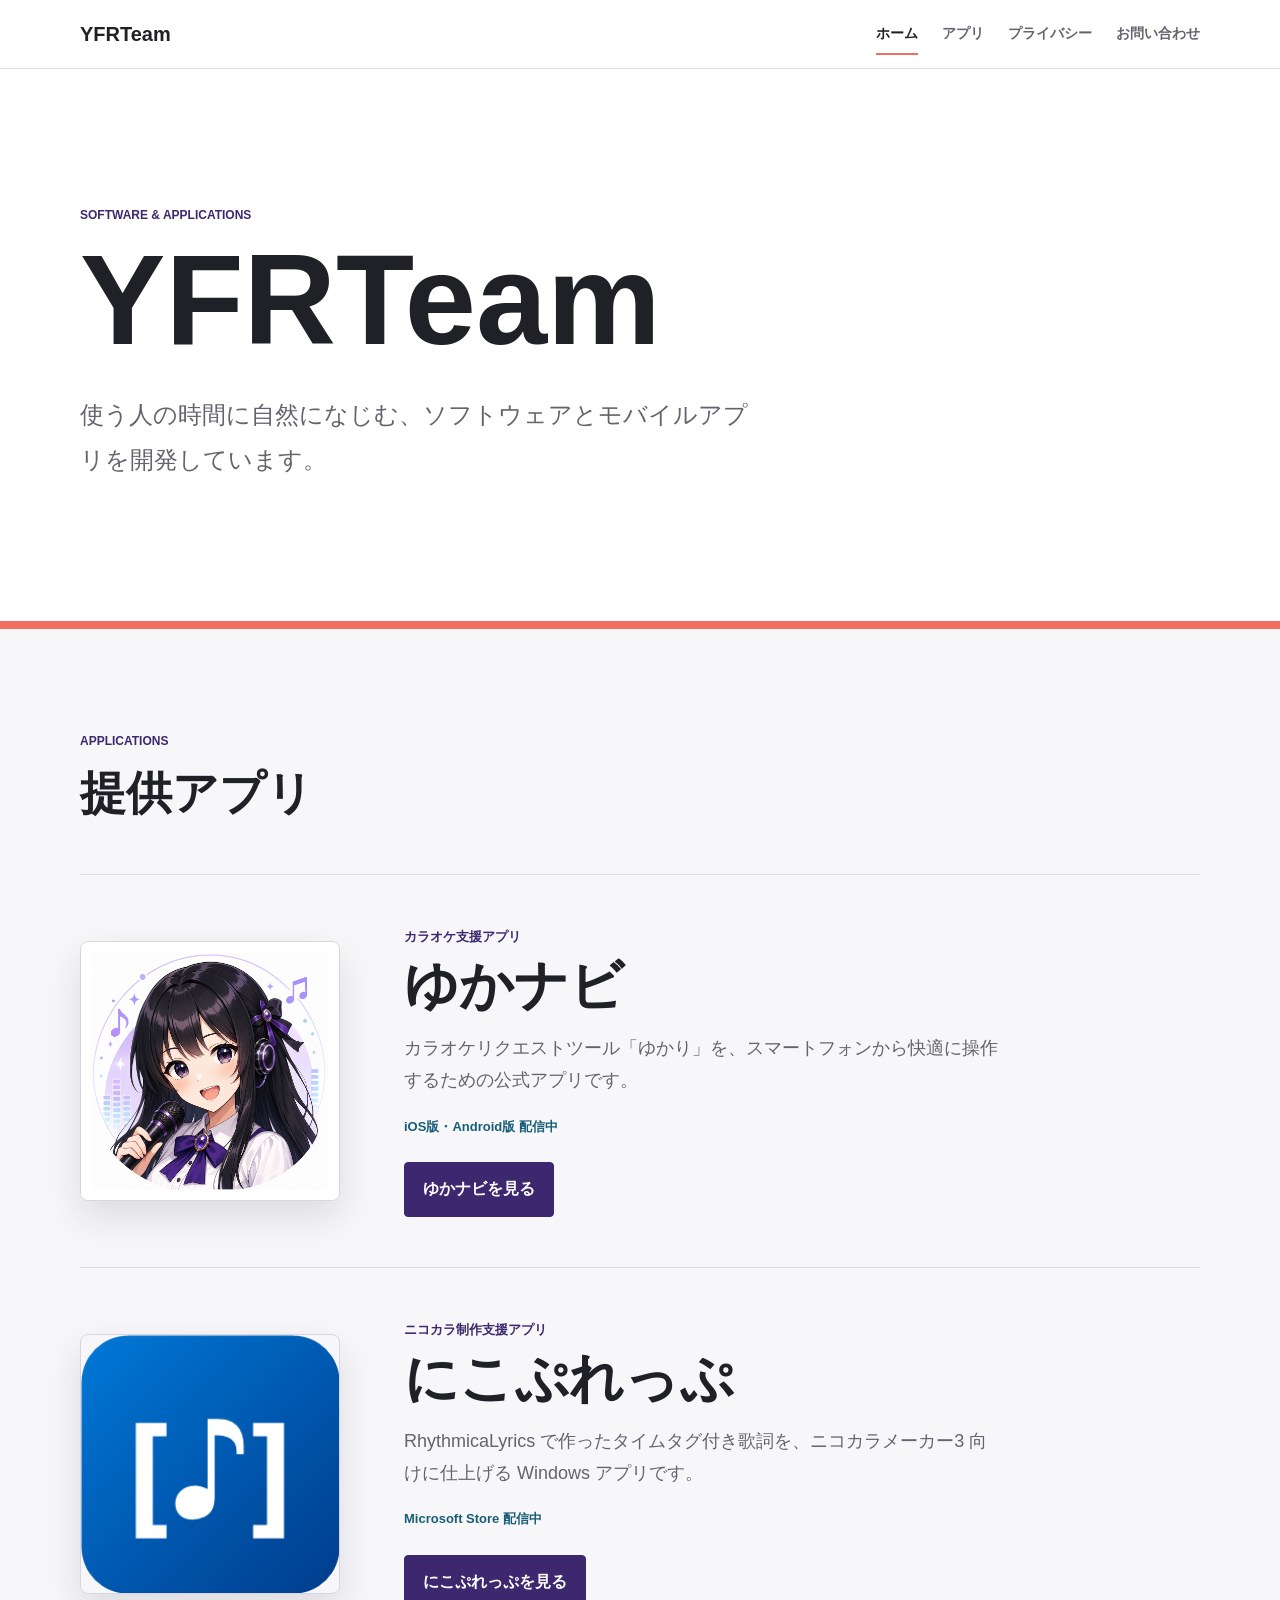
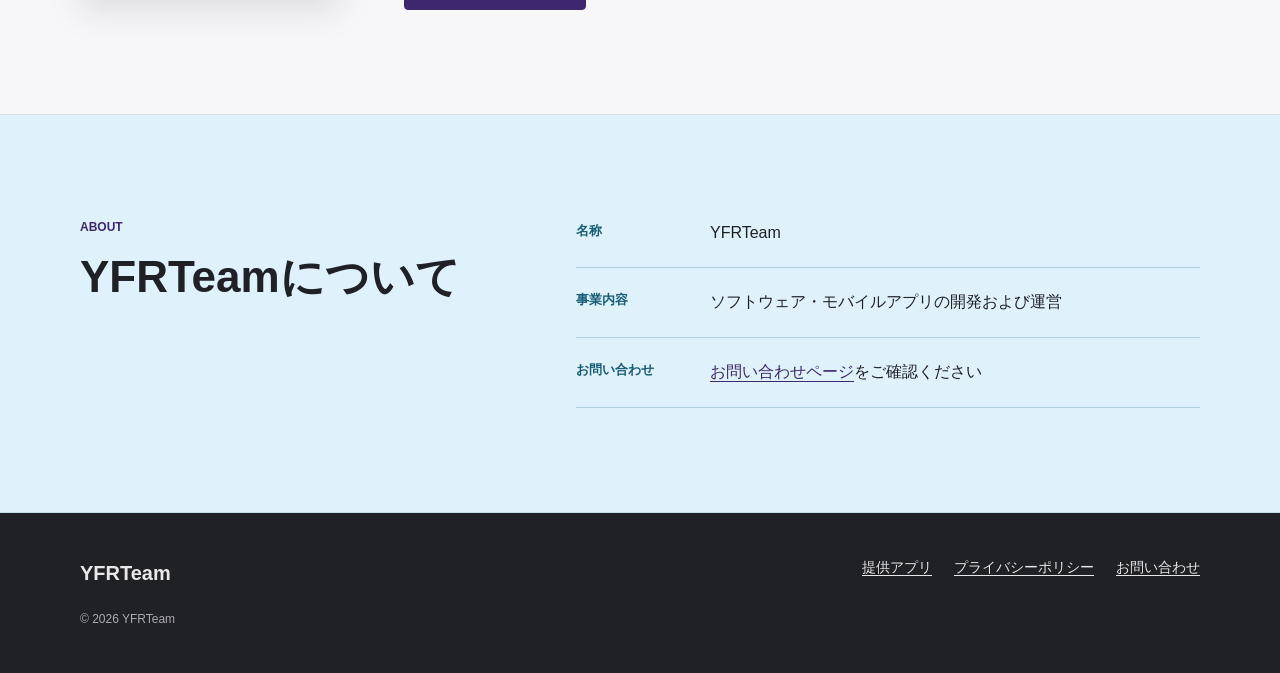
<file: web/index.html>
<!doctype html>
<html lang="ja">
<head>
  <meta charset="utf-8">
  <meta name="viewport" content="width=device-width, initial-scale=1">
  <meta name="description" content="YFRTeamは、ソフトウェアとモバイルアプリの開発・運営を行っています。">
  <meta name="theme-color" content="#ffffff">
  <title>YFRTeam | 公式サイト</title>
  <link rel="icon" href="assets/yfrteam-mark.svg" type="image/svg+xml">
  <link rel="stylesheet" href="assets/style.css">
</head>
<body>
  <a class="skip-link" href="#main">本文へ移動</a>

  <header class="site-header">
    <div class="header-inner">
      <a class="brand" href="index.html" aria-label="YFRTeam トップページ">YFRTeam</a>
      <nav class="site-nav" aria-label="メインナビゲーション">
        <a aria-current="page" href="index.html">ホーム</a>
        <a href="#apps">アプリ</a>
	<a href="privacy.html">プライバシー</a>
        <a href="contact.html">お問い合わせ</a>
      </nav>
    </div>
  </header>

  <main id="main">
    <section class="org-hero" aria-labelledby="org-title">
      <div class="content-wide org-hero-inner">
        <p class="section-label">SOFTWARE &amp; APPLICATIONS</p>
        <h1 id="org-title">YFRTeam</h1>
        <p>使う人の時間に自然になじむ、ソフトウェアとモバイルアプリを開発しています。</p>
      </div>
    </section>

    <section id="apps" class="section apps-band" aria-labelledby="apps-title">
      <div class="content-wide">
        <p class="section-label">APPLICATIONS</p>
        <h2 id="apps-title">提供アプリ</h2>

        <article class="app-entry">
          <img src="assets/yukanavi-icon.png" width="1024" height="1024" alt="ゆかナビのアプリアイコン">
          <div class="app-entry-content">
            <p class="app-category">カラオケ支援アプリ</p>
            <h3>ゆかナビ</h3>
            <p>カラオケリクエストツール「ゆかり」を、スマートフォンから快適に操作するための公式アプリです。</p>
            <p class="app-release-status">iOS版・Android版 配信中 </p>
            <a class="primary-link" href="apps/yukanavi/index.html">ゆかナビを見る</a>
          </div>
        </article>

        <article class="app-entry">
          <img src="apps/NicoKaraPrep/images/nicokaraprep-icon.png" width="256" height="256" alt="にこぷれっぷのアプリアイコン">
          <div class="app-entry-content">
            <p class="app-category">ニコカラ制作支援アプリ</p>
            <h3>にこぷれっぷ</h3>
            <p>RhythmicaLyrics で作ったタイムタグ付き歌詞を、ニコカラメーカー3 向けに仕上げる Windows アプリです。</p>
            <p class="app-release-status">Microsoft Store 配信中</p>
            <a class="primary-link" href="apps/NicoKaraPrep/index.html">にこぷれっぷを見る</a>
          </div>
        </article>
      </div>
    </section>

    <section class="section org-about-band" aria-labelledby="about-title">
      <div class="content-wide operator-layout">
        <div>
          <p class="section-label">ABOUT</p>
          <h2 id="about-title">YFRTeamについて</h2>
        </div>
        <dl class="operator-details">
          <div>
            <dt>名称</dt>
            <dd>YFRTeam</dd>
          </div>
          <div>
            <dt>事業内容</dt>
            <dd>ソフトウェア・モバイルアプリの開発および運営</dd>
          </div>
          <div>
            <dt>お問い合わせ</dt>
            <dd><a href="contact.html">お問い合わせページ</a>をご確認ください</dd>
          </div>
        </dl>
      </div>
    </section>
  </main>

  <footer class="site-footer">
    <div class="footer-inner">
      <p class="footer-brand">YFRTeam</p>
      <nav aria-label="フッターナビゲーション">
        <a href="#apps">提供アプリ</a>
	<a href="privacy.html">プライバシーポリシー</a>
        <a href="contact.html">お問い合わせ</a>
      </nav>
      <p class="copyright">&copy; 2026 YFRTeam</p>
    </div>
  </footer>
</body>
</html>
</file>
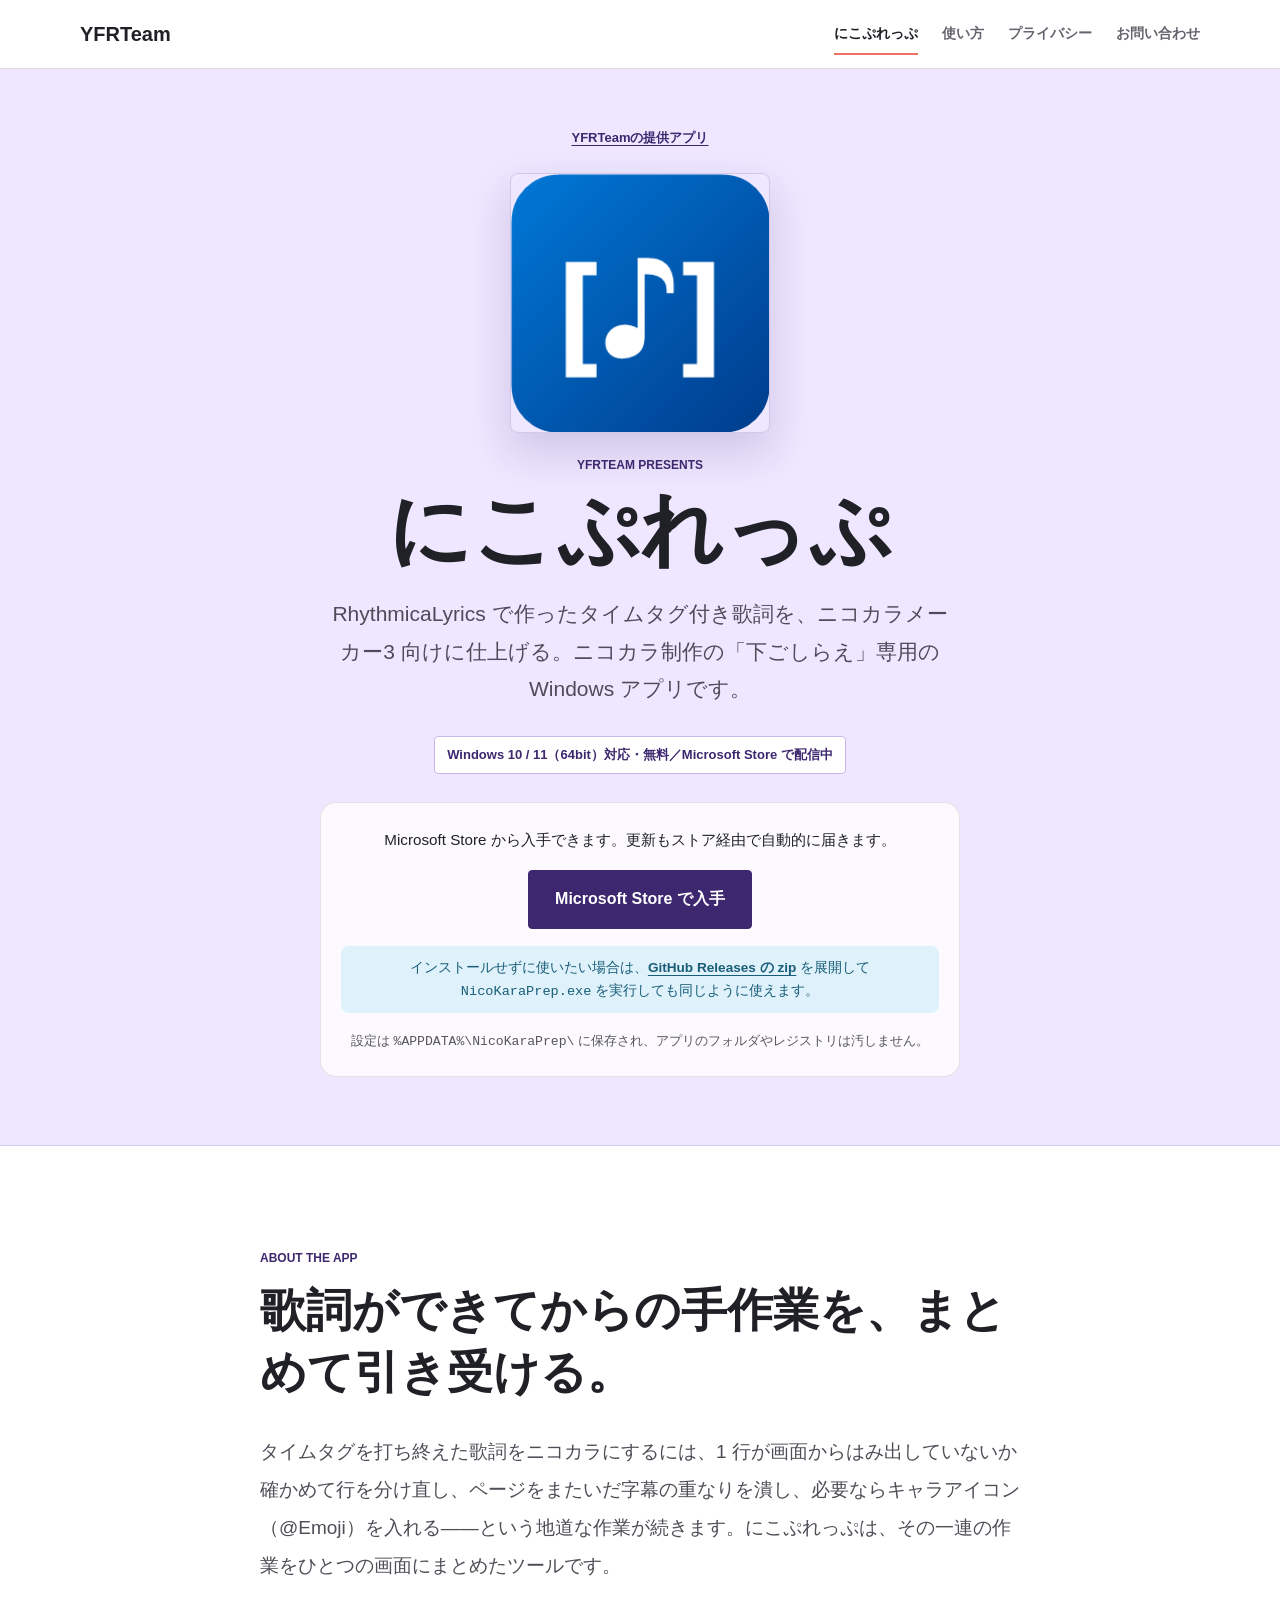
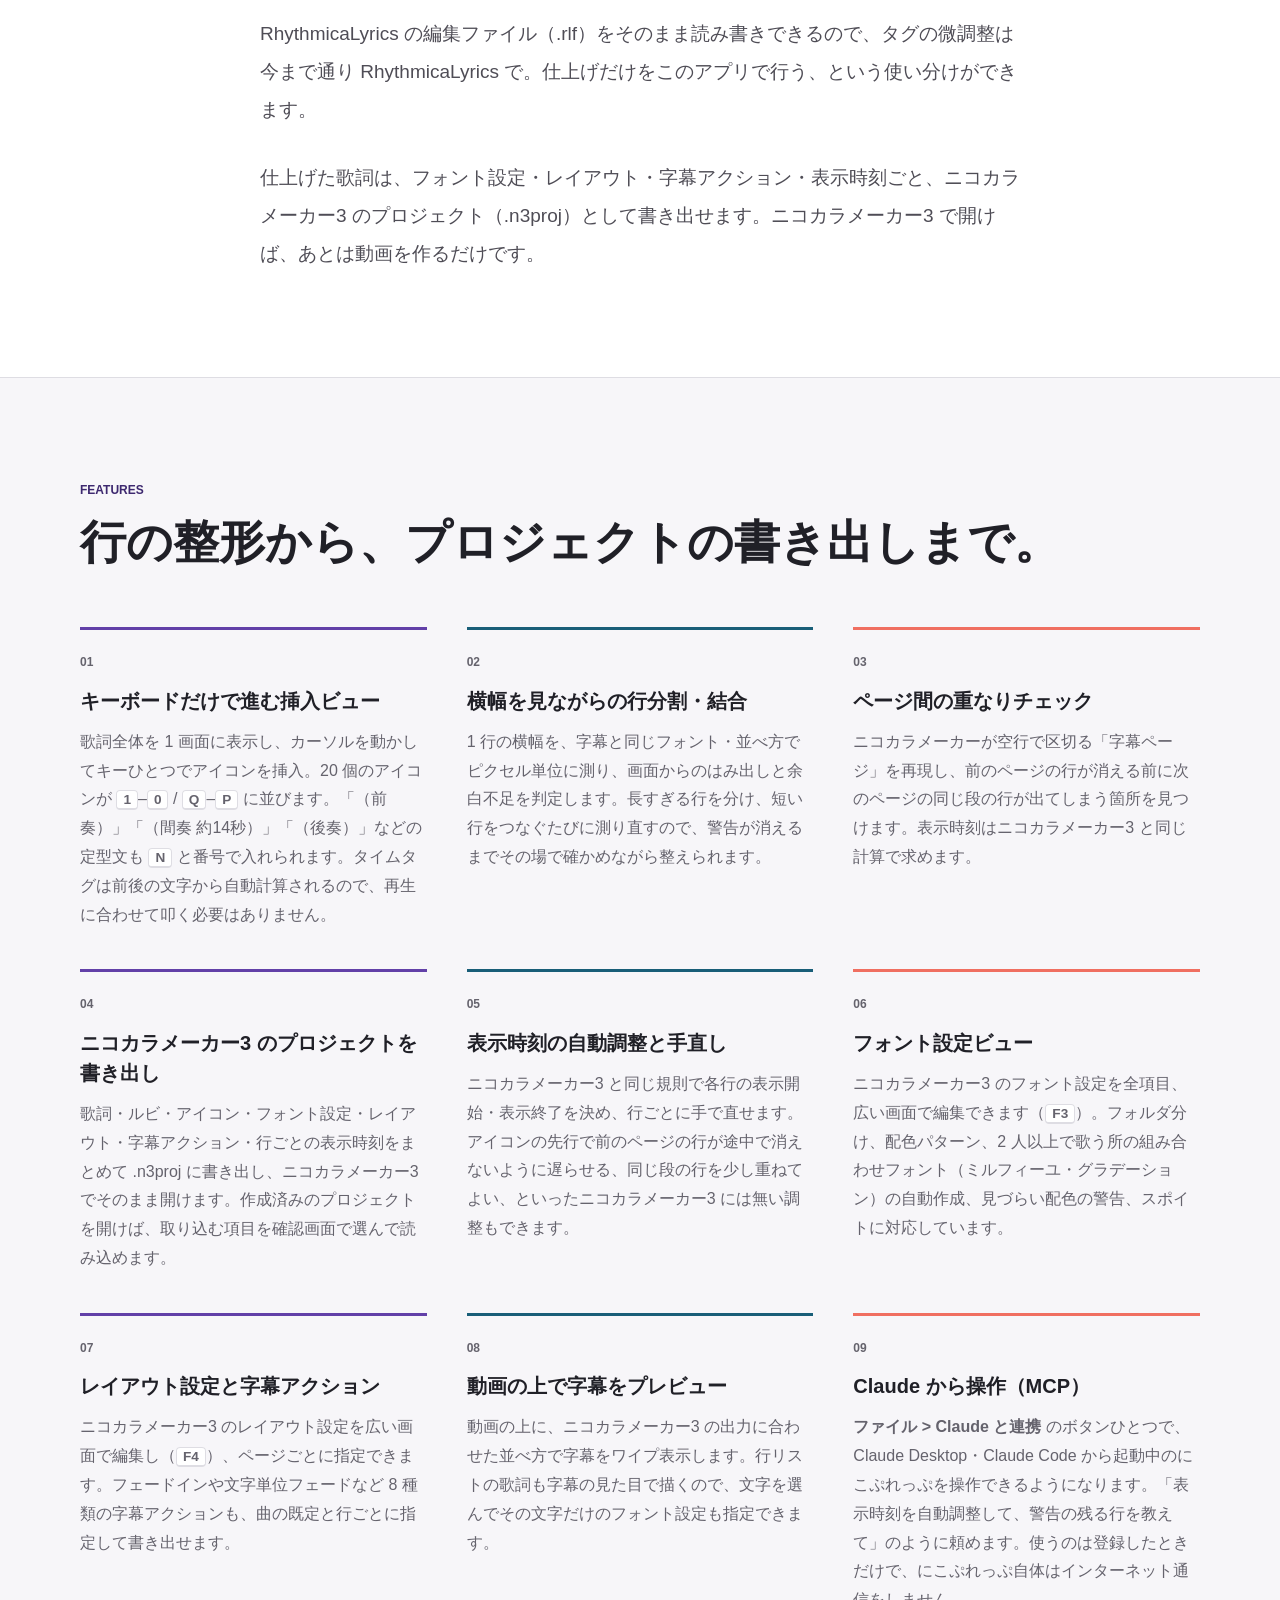
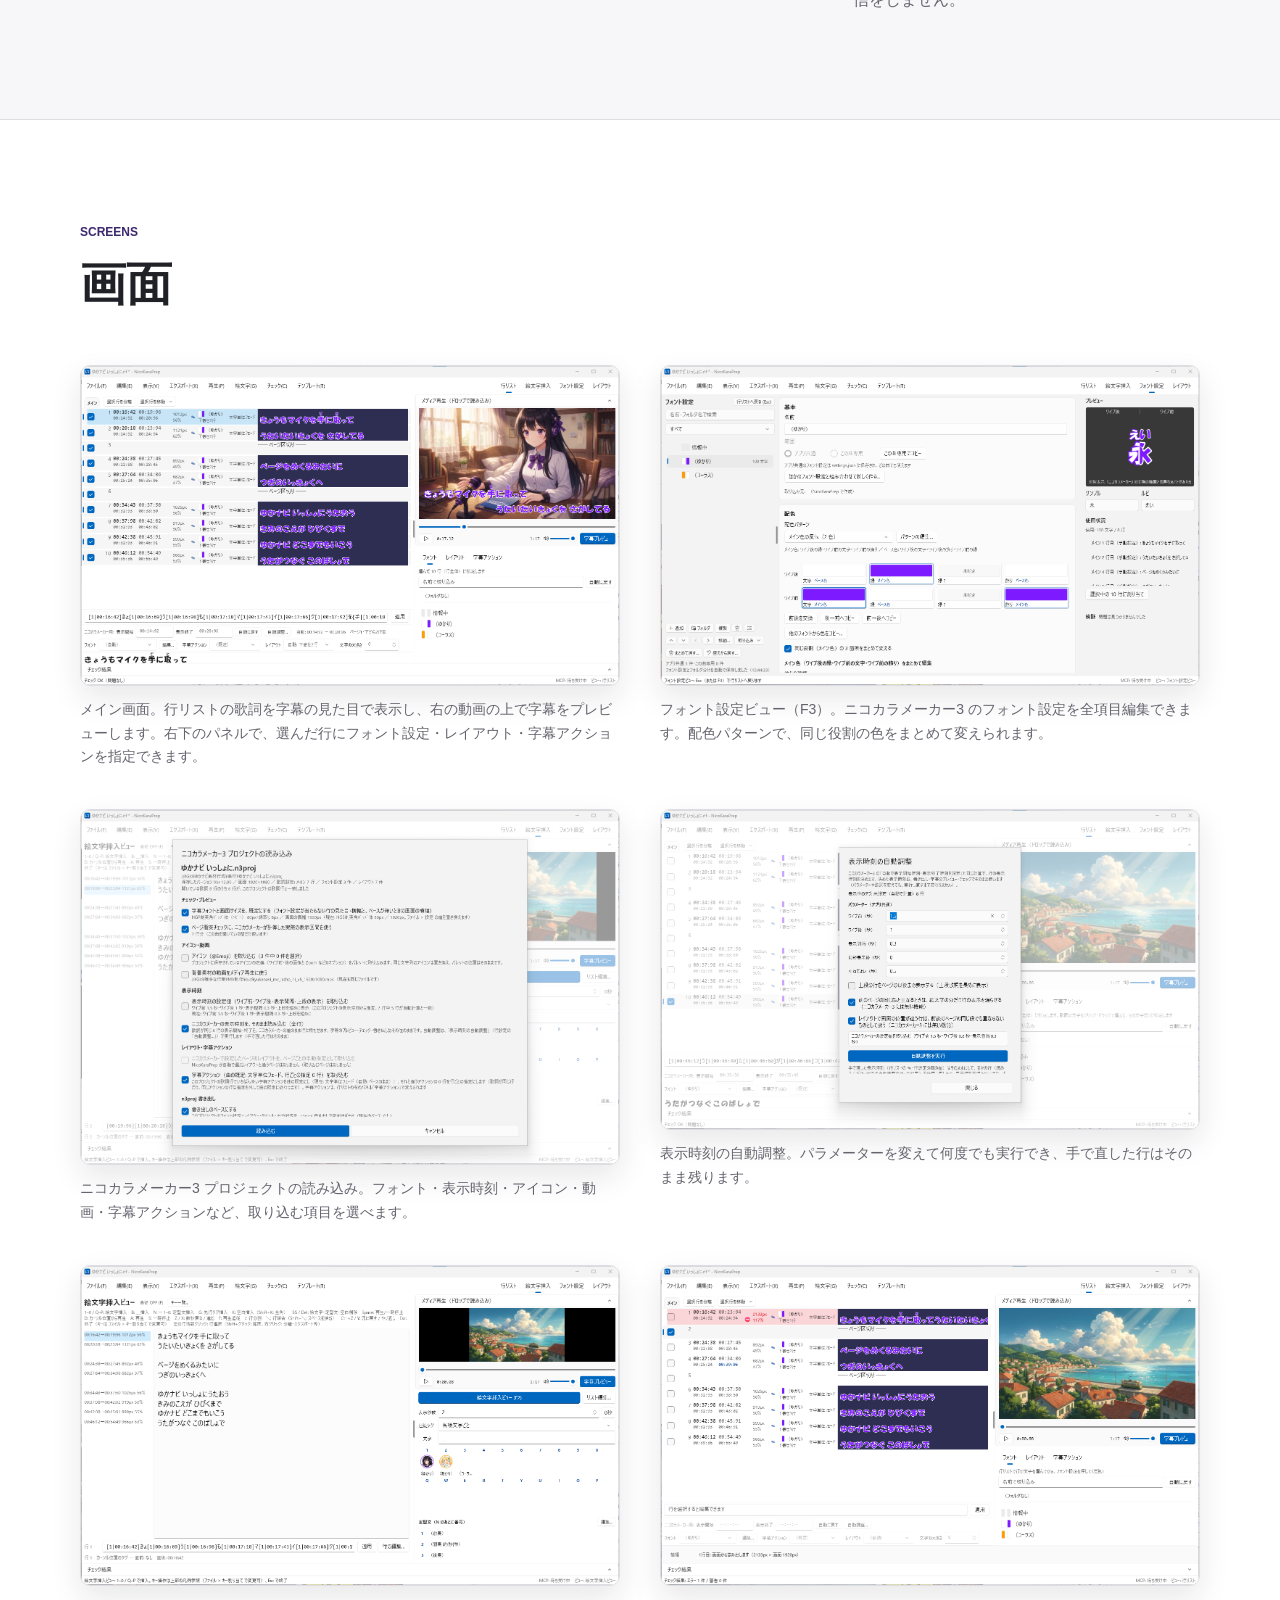
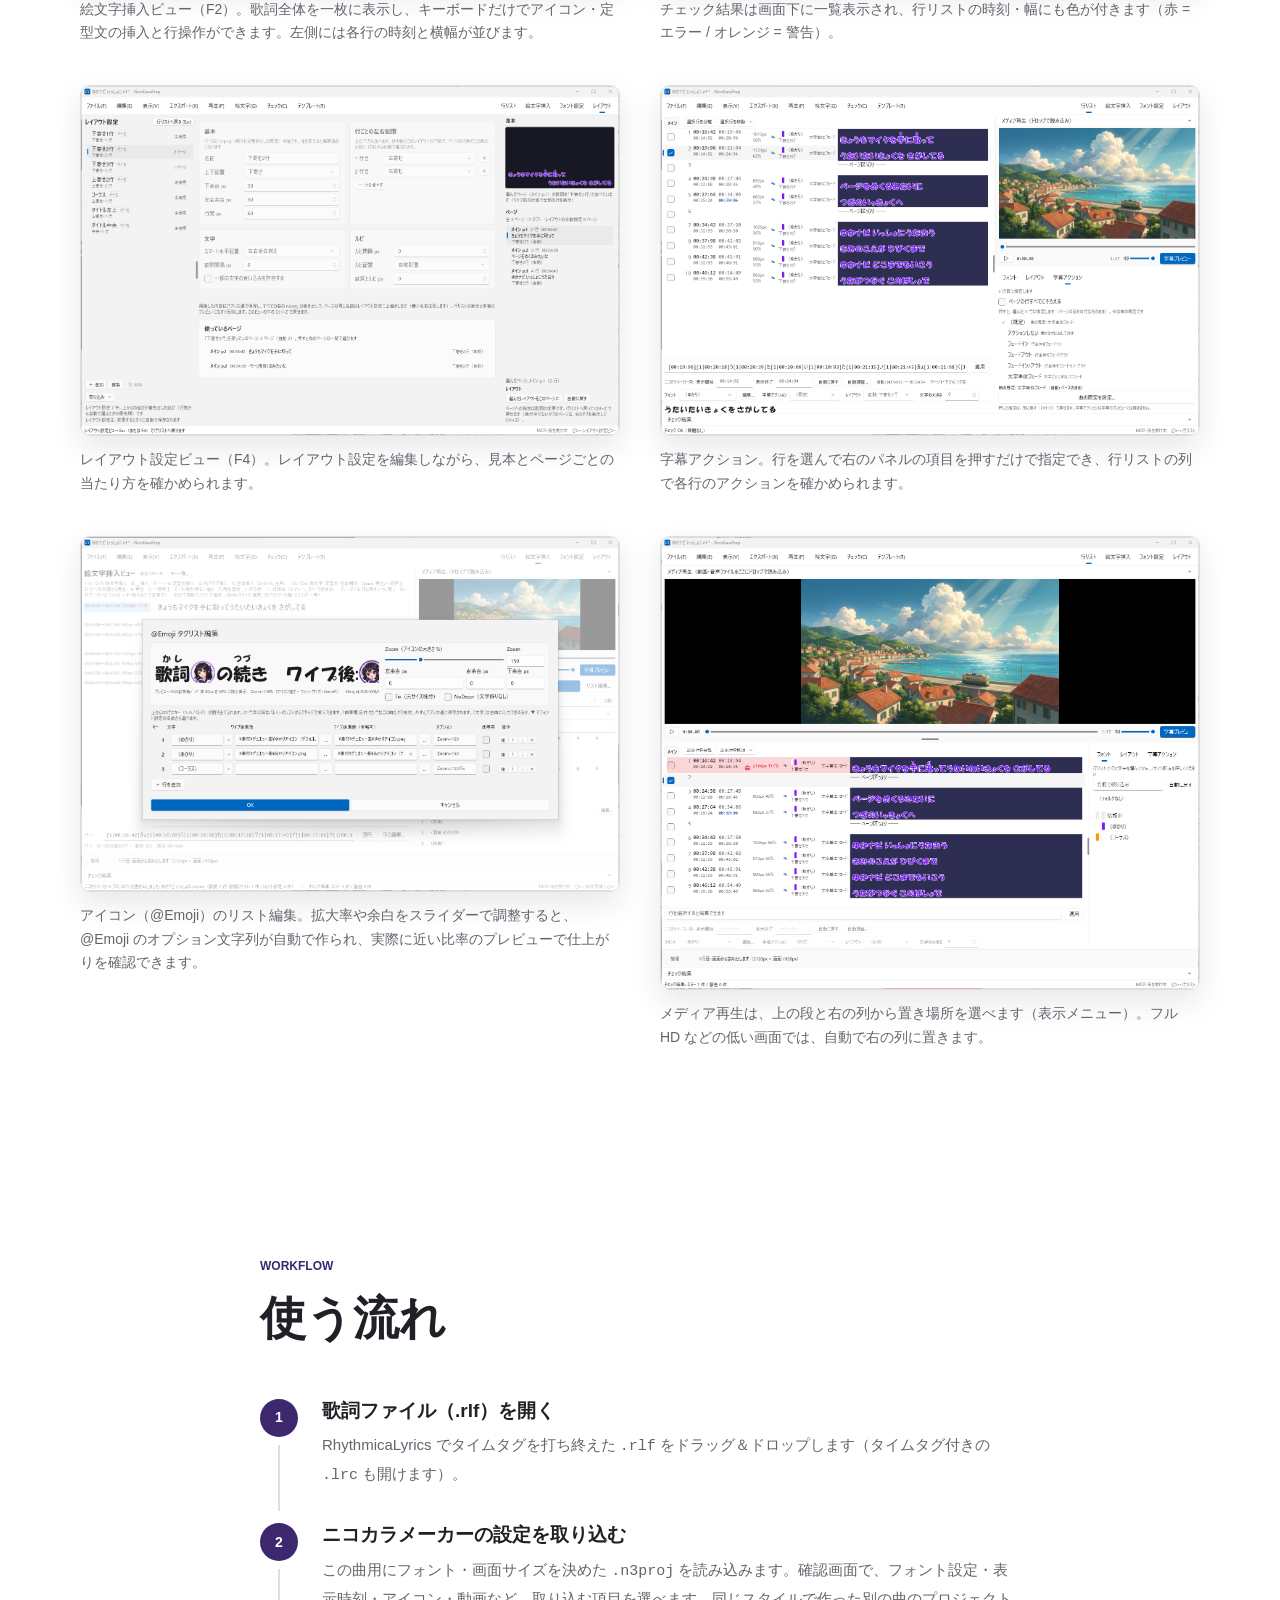
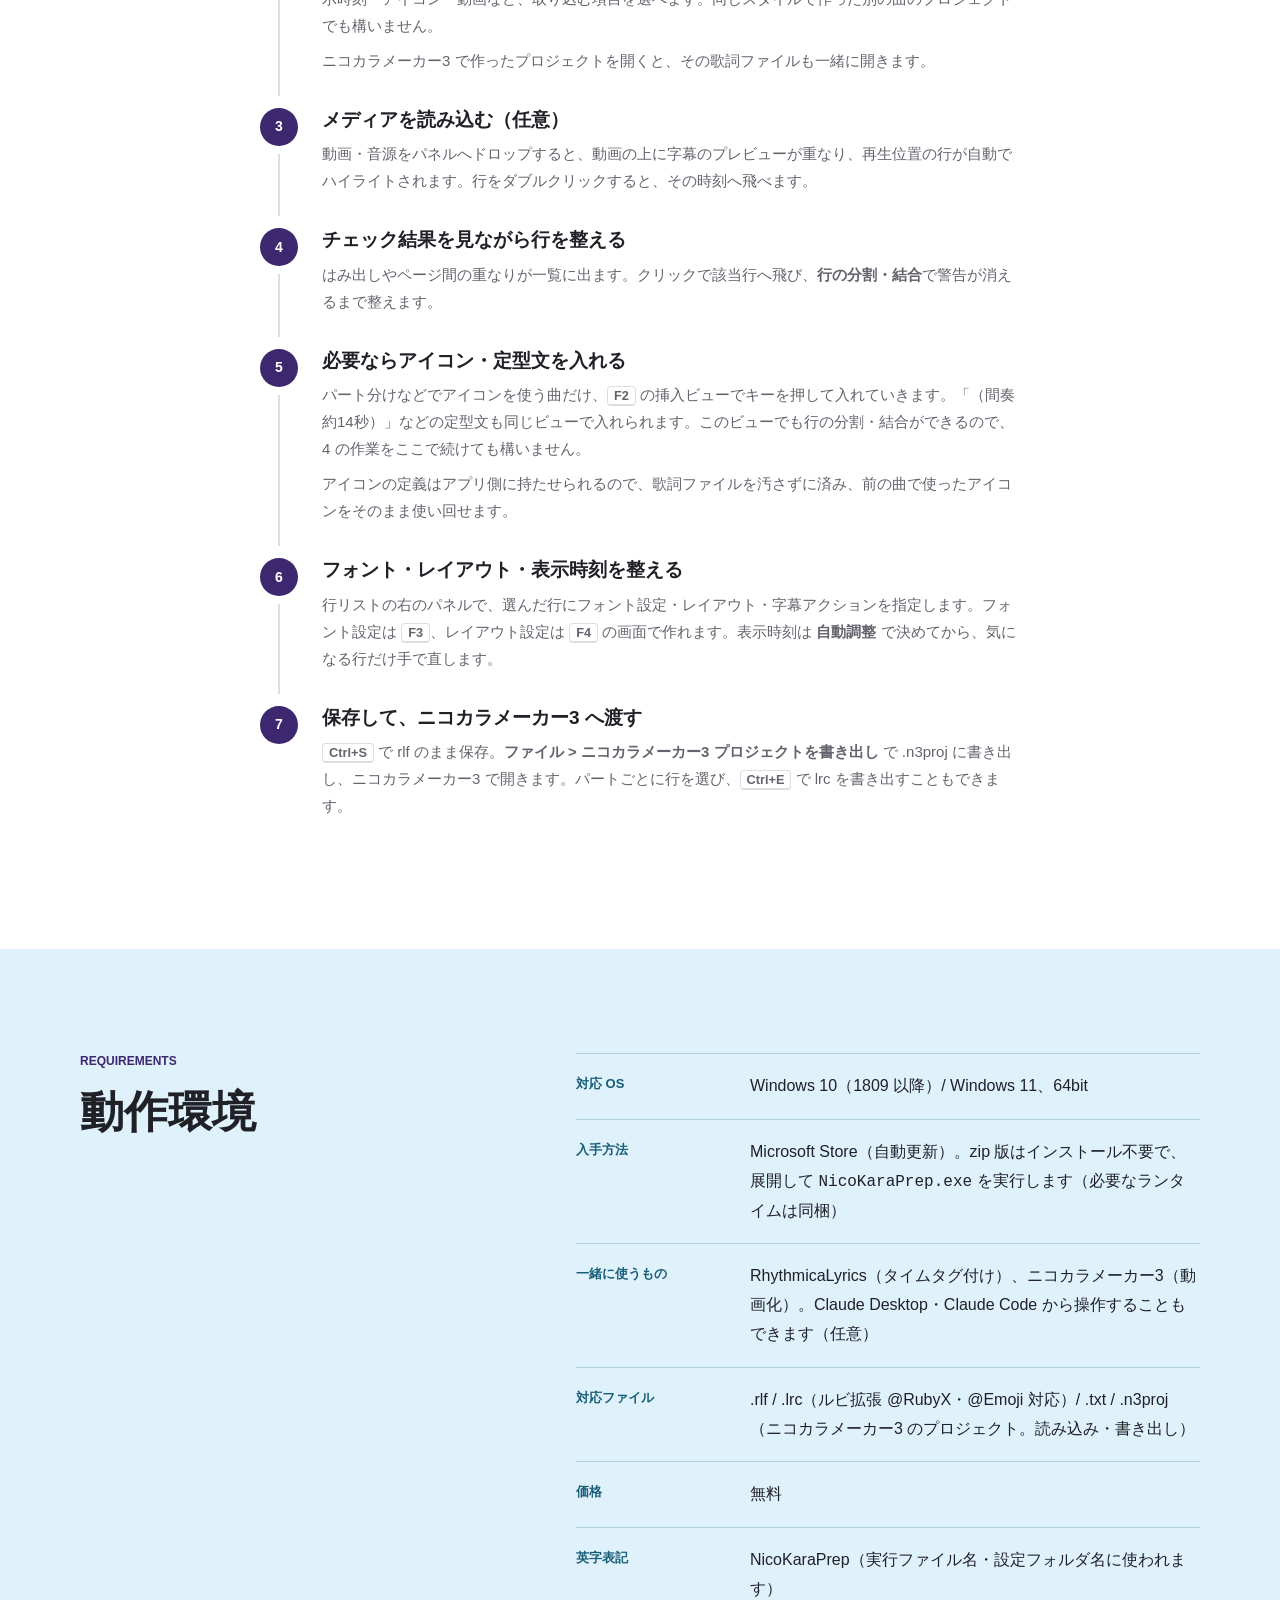
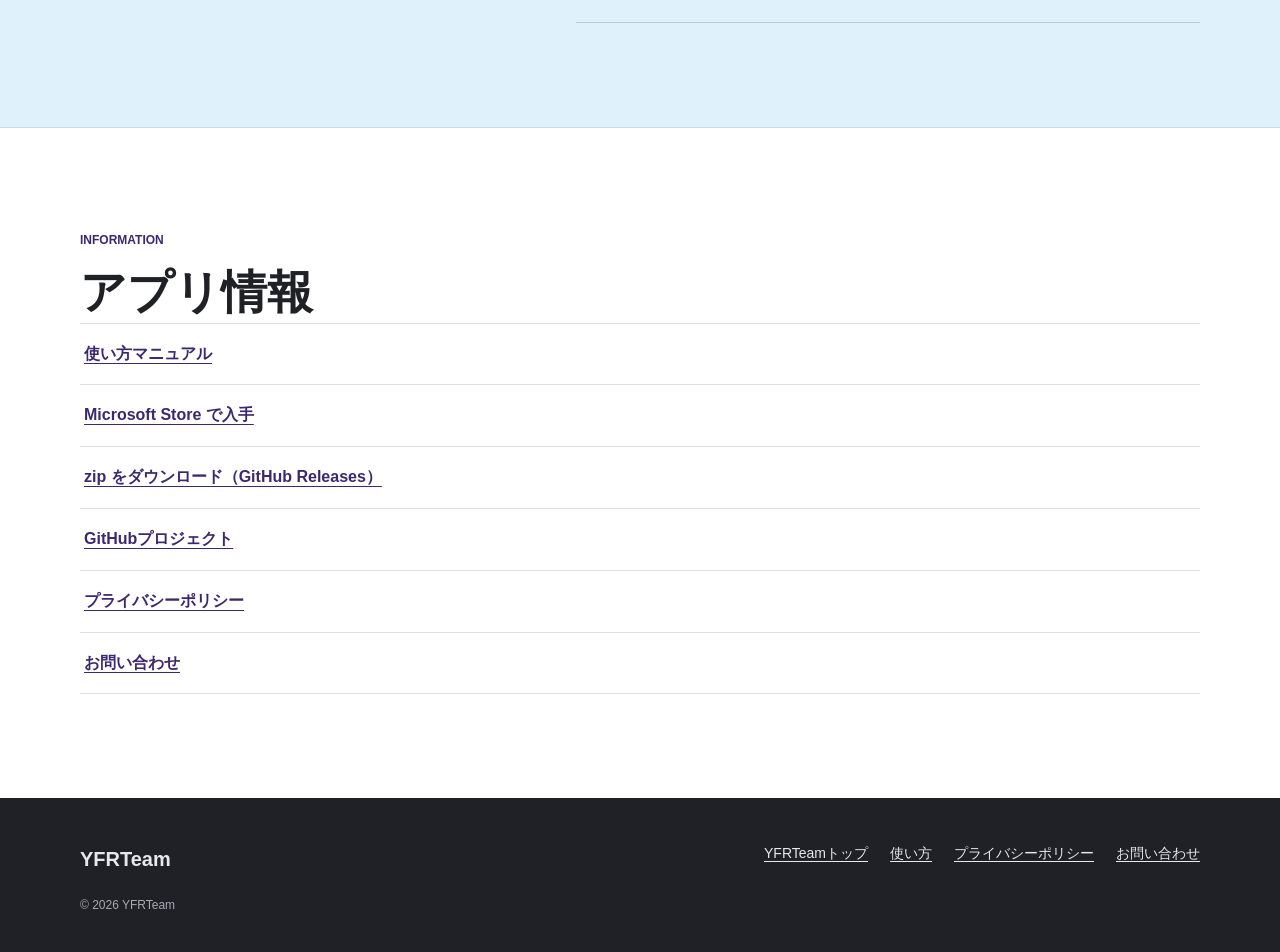
<file: web/apps/NicoKaraPrep/index.html>
<!doctype html>
<html lang="ja">
<head>
  <meta charset="utf-8">
  <meta name="viewport" content="width=device-width, initial-scale=1">
  <meta name="description" content="RhythmicaLyrics で作ったタイムタグ付き歌詞を、ニコカラメーカー3 向けに仕上げる Windows アプリ『にこぷれっぷ（NicoKaraPrep）』。行幅・重なりのチェック、アイコン挿入、フォント設定・レイアウト・表示時刻を整えてのニコカラメーカー3 プロジェクトの書き出しまで行えます。">
  <meta name="theme-color" content="#ffffff">
  <title>にこぷれっぷ | YFRTeam</title>
  <link rel="icon" href="images/nicokaraprep-icon.png">
  <link rel="stylesheet" href="../../assets/style.css">
  <meta property="og:type" content="website">
  <meta property="og:title" content="にこぷれっぷ（NicoKaraPrep）">
  <meta property="og:description" content="RhythmicaLyrics の歌詞を、ニコカラメーカー3 向けに仕上げてプロジェクトとして書き出す Windows アプリ。">
  <meta property="og:url" content="https://ykr.moe/apps/NicoKaraPrep/">
  <meta property="og:image" content="https://ykr.moe/apps/NicoKaraPrep/images/nicokaraprep-icon.png">
  <style>
    /* ダウンロード案内（Windows デスクトップアプリ） */
    .dl-panel {
      margin: 1.75rem auto 0;
      padding: 1.5rem 1.25rem;
      max-width: 40rem;
      background: rgba(255, 255, 255, .8);
      border: 1px solid rgba(0, 0, 0, .1);
      border-radius: 16px;
      text-align: center;
    }
    .dl-lead { margin: 0 0 1.1rem; font-size: .95rem; line-height: 1.7; }
    .dl-panel .primary-link { margin-top: 0; padding: 14px 26px; font-size: 1rem; }
    .dl-note { margin: 1.1rem 0 0; font-size: .82rem; opacity: .75; line-height: 1.6; }
    .dl-sub {
      margin: 1.1rem 0 0;
      padding: .6rem .85rem;
      background: var(--sky);
      border-radius: 8px;
      color: var(--sky-dark);
      font-size: .85rem;
      line-height: 1.7;
    }
    .dl-sub a { color: var(--sky-dark); font-weight: 700; }

    /* 特徴の 2 行目以降も 1 行目と同じ色順に */
    .feature-item:nth-child(3n+1) { border-top-color: var(--violet); }
    .feature-item:nth-child(3n+2) { border-top-color: var(--sky-dark); }
    .feature-item:nth-child(3n) { border-top-color: var(--coral); }

    /* 動作環境 */
    .spec-list { margin: 0; border-top: 1px solid rgba(25, 94, 120, .24); }
    .spec-list > div {
      display: grid;
      grid-template-columns: 150px minmax(0, 1fr);
      gap: 24px;
      padding: 18px 0;
      border-bottom: 1px solid rgba(25, 94, 120, .24);
    }
    .spec-list dt { color: var(--sky-dark); font-size: 13px; font-weight: 800; }
    .spec-list dd { margin: 0; }

    /* 使う流れ */
    .flow-list { margin: 48px 0 0; padding: 0; list-style: none; counter-reset: flow; }
    .flow-list li {
      position: relative;
      padding: 0 0 26px 62px;
      counter-increment: flow;
    }
    .flow-list li::before {
      content: counter(flow);
      position: absolute;
      top: 2px;
      left: 0;
      width: 38px;
      height: 38px;
      display: grid;
      place-items: center;
      color: var(--paper);
      background: var(--violet-dark);
      border-radius: 50%;
      font-size: 14px;
      font-weight: 800;
    }
    .flow-list li:not(:last-child)::after {
      content: "";
      position: absolute;
      top: 48px;
      bottom: 4px;
      left: 18px;
      width: 2px;
      background: var(--line);
    }
    .flow-list h3 { margin: 6px 0; font-size: 19px; line-height: 1.5; }
    .flow-list p { margin: 0; color: var(--muted); font-size: 15px; }
    .flow-list p + p { margin-top: 8px; }

    kbd {
      padding: 1px 6px;
      background: var(--paper);
      border: 1px solid var(--line);
      border-bottom-width: 2px;
      border-radius: 4px;
      font-family: inherit;
      font-size: .85em;
      font-weight: 700;
      white-space: nowrap;
    }

    /* 画面写真 */
    .shot-list { display: grid; grid-template-columns: repeat(2, minmax(0, 1fr)); gap: 40px; margin-top: 50px; }
    .shot-list figure { margin: 0; }
    .shot-list img {
      width: 100%;
      border: 1px solid var(--line);
      border-radius: 10px;
      box-shadow: 0 12px 30px rgba(32, 32, 39, .1);
    }
    .shot-list figcaption { margin-top: 12px; color: var(--muted); font-size: 14px; line-height: 1.7; }
    .shot-list .shot-wide { grid-column: 1 / -1; }

    @media (max-width: 760px) {
      .shot-list { grid-template-columns: 1fr; gap: 32px; margin-top: 36px; }
      .spec-list > div { grid-template-columns: 110px minmax(0, 1fr); gap: 16px; }
    }
    @media (max-width: 430px) {
      .spec-list > div { grid-template-columns: 1fr; gap: 4px; }
    }
  </style>
</head>
<body>
  <a class="skip-link" href="#main">本文へ移動</a>

  <header class="site-header">
    <div class="header-inner">
      <a class="brand" href="../../index.html" aria-label="YFRTeam トップページ">YFRTeam</a>
      <nav class="site-nav" aria-label="にこぷれっぷ ナビゲーション">
        <a aria-current="page" href="index.html">にこぷれっぷ</a>
        <a href="manual.html">使い方</a>
        <a href="privacy.html">プライバシー</a>
        <a href="../../contact.html">お問い合わせ</a>
      </nav>
    </div>
  </header>

  <main id="main">
    <section class="hero" aria-labelledby="hero-title">
      <div class="hero-inner">
        <a class="back-to-team" href="../../index.html">YFRTeamの提供アプリ</a>
        <img class="app-icon" src="images/nicokaraprep-icon.png" width="256" height="256" alt="にこぷれっぷ のアプリアイコン">
        <p class="eyebrow">YFRTeam presents</p>
        <h1 id="hero-title">にこぷれっぷ</h1>
        <p class="hero-copy">RhythmicaLyrics で作ったタイムタグ付き歌詞を、ニコカラメーカー3 向けに仕上げる。ニコカラ制作の「下ごしらえ」専用の Windows アプリです。</p>
        <p class="release-status">Windows 10 / 11（64bit）対応・無料／Microsoft Store で配信中</p>

        <div class="dl-panel">
          <p class="dl-lead">Microsoft Store から入手できます。更新もストア経由で自動的に届きます。</p>
          <a class="primary-link" href="https://apps.microsoft.com/detail/9nb4v45g33bp" rel="noopener noreferrer">Microsoft Store で入手</a>
          <p class="dl-sub">インストールせずに使いたい場合は、<a href="https://github.com/bee7813993/NicoKaraPrep/releases/latest" rel="noopener noreferrer">GitHub Releases の zip</a> を展開して <code>NicoKaraPrep.exe</code> を実行しても同じように使えます。</p>
          <p class="dl-note">設定は <code>%APPDATA%\NicoKaraPrep\</code> に保存され、アプリのフォルダやレジストリは汚しません。</p>
        </div>
      </div>
    </section>

    <section class="section section-intro" aria-labelledby="about-app">
      <div class="content-narrow">
        <p class="section-label">ABOUT THE APP</p>
        <h2 id="about-app">歌詞ができてからの手作業を、まとめて引き受ける。</h2>
        <p class="lead">タイムタグを打ち終えた歌詞をニコカラにするには、1 行が画面からはみ出していないか確かめて行を分け直し、ページをまたいだ字幕の重なりを潰し、必要ならキャラアイコン（@Emoji）を入れる——という地道な作業が続きます。にこぷれっぷは、その一連の作業をひとつの画面にまとめたツールです。</p>
        <p class="lead">RhythmicaLyrics の編集ファイル（.rlf）をそのまま読み書きできるので、タグの微調整は今まで通り RhythmicaLyrics で。仕上げだけをこのアプリで行う、という使い分けができます。</p>
        <p class="lead">仕上げた歌詞は、フォント設定・レイアウト・字幕アクション・表示時刻ごと、ニコカラメーカー3 のプロジェクト（.n3proj）として書き出せます。ニコカラメーカー3 で開けば、あとは動画を作るだけです。</p>
      </div>
    </section>

    <section class="section feature-band" aria-labelledby="features">
      <div class="content-wide">
        <p class="section-label">FEATURES</p>
        <h2 id="features">行の整形から、プロジェクトの書き出しまで。</h2>
        <div class="feature-list">
          <article class="feature-item">
            <p class="feature-number" aria-hidden="true">01</p>
            <h3>キーボードだけで進む挿入ビュー</h3>
            <p>歌詞全体を 1 画面に表示し、カーソルを動かしてキーひとつでアイコンを挿入。20 個のアイコンが <kbd>1</kbd>–<kbd>0</kbd> / <kbd>Q</kbd>–<kbd>P</kbd> に並びます。「（前奏）」「（間奏 約14秒）」「（後奏）」などの定型文も <kbd>N</kbd> と番号で入れられます。タイムタグは前後の文字から自動計算されるので、再生に合わせて叩く必要はありません。</p>
          </article>
          <article class="feature-item">
            <p class="feature-number" aria-hidden="true">02</p>
            <h3>横幅を見ながらの行分割・結合</h3>
            <p>1 行の横幅を、字幕と同じフォント・並べ方でピクセル単位に測り、画面からのはみ出しと余白不足を判定します。長すぎる行を分け、短い行をつなぐたびに測り直すので、警告が消えるまでその場で確かめながら整えられます。</p>
          </article>
          <article class="feature-item">
            <p class="feature-number" aria-hidden="true">03</p>
            <h3>ページ間の重なりチェック</h3>
            <p>ニコカラメーカーが空行で区切る「字幕ページ」を再現し、前のページの行が消える前に次のページの同じ段の行が出てしまう箇所を見つけます。表示時刻はニコカラメーカー3 と同じ計算で求めます。</p>
          </article>
          <article class="feature-item">
            <p class="feature-number" aria-hidden="true">04</p>
            <h3>ニコカラメーカー3 のプロジェクトを書き出し</h3>
            <p>歌詞・ルビ・アイコン・フォント設定・レイアウト・字幕アクション・行ごとの表示時刻をまとめて .n3proj に書き出し、ニコカラメーカー3 でそのまま開けます。作成済みのプロジェクトを開けば、取り込む項目を確認画面で選んで読み込めます。</p>
          </article>
          <article class="feature-item">
            <p class="feature-number" aria-hidden="true">05</p>
            <h3>表示時刻の自動調整と手直し</h3>
            <p>ニコカラメーカー3 と同じ規則で各行の表示開始・表示終了を決め、行ごとに手で直せます。アイコンの先行で前のページの行が途中で消えないように遅らせる、同じ段の行を少し重ねてよい、といったニコカラメーカー3 には無い調整もできます。</p>
          </article>
          <article class="feature-item">
            <p class="feature-number" aria-hidden="true">06</p>
            <h3>フォント設定ビュー</h3>
            <p>ニコカラメーカー3 のフォント設定を全項目、広い画面で編集できます（<kbd>F3</kbd>）。フォルダ分け、配色パターン、2 人以上で歌う所の組み合わせフォント（ミルフィーユ・グラデーション）の自動作成、見づらい配色の警告、スポイトに対応しています。</p>
          </article>
          <article class="feature-item">
            <p class="feature-number" aria-hidden="true">07</p>
            <h3>レイアウト設定と字幕アクション</h3>
            <p>ニコカラメーカー3 のレイアウト設定を広い画面で編集し（<kbd>F4</kbd>）、ページごとに指定できます。フェードインや文字単位フェードなど 8 種類の字幕アクションも、曲の既定と行ごとに指定して書き出せます。</p>
          </article>
          <article class="feature-item">
            <p class="feature-number" aria-hidden="true">08</p>
            <h3>動画の上で字幕をプレビュー</h3>
            <p>動画の上に、ニコカラメーカー3 の出力に合わせた並べ方で字幕をワイプ表示します。行リストの歌詞も字幕の見た目で描くので、文字を選んでその文字だけのフォント設定も指定できます。</p>
          </article>
          <article class="feature-item">
            <p class="feature-number" aria-hidden="true">09</p>
            <h3>Claude から操作（MCP）</h3>
            <p><strong>ファイル &gt; Claude と連携</strong> のボタンひとつで、Claude Desktop・Claude Code から起動中のにこぷれっぷを操作できるようになります。「表示時刻を自動調整して、警告の残る行を教えて」のように頼めます。使うのは登録したときだけで、にこぷれっぷ自体はインターネット通信をしません。</p>
          </article>
        </div>
      </div>
    </section>

    <section class="section" aria-labelledby="screens">
      <div class="content-wide">
        <p class="section-label">SCREENS</p>
        <h2 id="screens">画面</h2>
        <div class="shot-list">
          <figure>
            <img src="images/shot-main.png" width="1483" height="879" alt="にこぷれっぷ のメイン画面（行リストと字幕のプレビュー）" loading="lazy">
            <figcaption>メイン画面。行リストの歌詞を字幕の見た目で表示し、右の動画の上で字幕をプレビューします。右下のパネルで、選んだ行にフォント設定・レイアウト・字幕アクションを指定できます。</figcaption>
          </figure>
          <figure>
            <img src="images/shot-font-settings.png" width="1483" height="879" alt="フォント設定ビュー" loading="lazy">
            <figcaption>フォント設定ビュー（F3）。ニコカラメーカー3 のフォント設定を全項目編集できます。配色パターンで、同じ役割の色をまとめて変えられます。</figcaption>
          </figure>
          <figure>
            <img src="images/shot-n3proj-import.png" width="1483" height="976" alt="ニコカラメーカー3 プロジェクトの読み込みの確認画面" loading="lazy">
            <figcaption>ニコカラメーカー3 プロジェクトの読み込み。フォント・表示時刻・アイコン・動画・字幕アクションなど、取り込む項目を選べます。</figcaption>
          </figure>
          <figure>
            <img src="images/shot-show-time.png" width="1483" height="879" alt="表示時刻の自動調整" loading="lazy">
            <figcaption>表示時刻の自動調整。パラメーターを変えて何度でも実行でき、手で直した行はそのまま残ります。</figcaption>
          </figure>
          <figure>
            <img src="images/shot-insert.png" width="1483" height="879" alt="絵文字挿入ビュー" loading="lazy">
            <figcaption>絵文字挿入ビュー（F2）。歌詞全体を一枚に表示し、キーボードだけでアイコン・定型文の挿入と行操作ができます。左側には各行の時刻と横幅が並びます。</figcaption>
          </figure>
          <figure>
            <img src="images/shot-check-list.png" width="1483" height="879" alt="チェック結果" loading="lazy">
            <figcaption>チェック結果は画面下に一覧表示され、行リストの時刻・幅にも色が付きます（赤 = エラー / オレンジ = 警告）。</figcaption>
          </figure>
          <figure>
            <img src="images/shot-layout.png" width="1483" height="962" alt="レイアウト設定ビュー" loading="lazy">
            <figcaption>レイアウト設定ビュー（F4）。レイアウト設定を編集しながら、見本とページごとの当たり方を確かめられます。</figcaption>
          </figure>
          <figure>
            <img src="images/shot-subtitle-action.png" width="1483" height="962" alt="字幕アクションの指定" loading="lazy">
            <figcaption>字幕アクション。行を選んで右のパネルの項目を押すだけで指定でき、行リストの列で各行のアクションを確かめられます。</figcaption>
          </figure>
          <figure>
            <img src="images/shot-emoji-list.png" width="1483" height="976" alt="@Emoji タグリスト編集" loading="lazy">
            <figcaption>アイコン（@Emoji）のリスト編集。拡大率や余白をスライダーで調整すると、@Emoji のオプション文字列が自動で作られ、実際に近い比率のプレビューで仕上がりを確認できます。</figcaption>
          </figure>
          <figure>
            <img src="images/shot-player-top.png" width="1483" height="1247" alt="メディア再生を上の段に置いた配置" loading="lazy">
            <figcaption>メディア再生は、上の段と右の列から置き場所を選べます（表示メニュー）。フル HD などの低い画面では、自動で右の列に置きます。</figcaption>
          </figure>
        </div>
      </div>
    </section>

    <section class="section" aria-labelledby="flow">
      <div class="content-narrow">
        <p class="section-label">WORKFLOW</p>
        <h2 id="flow">使う流れ</h2>
        <ol class="flow-list">
          <li>
            <h3>歌詞ファイル（.rlf）を開く</h3>
            <p>RhythmicaLyrics でタイムタグを打ち終えた <code>.rlf</code> をドラッグ＆ドロップします（タイムタグ付きの <code>.lrc</code> も開けます）。</p>
          </li>
          <li>
            <h3>ニコカラメーカーの設定を取り込む</h3>
            <p>この曲用にフォント・画面サイズを決めた <code>.n3proj</code> を読み込みます。確認画面で、フォント設定・表示時刻・アイコン・動画など、取り込む項目を選べます。同じスタイルで作った別の曲のプロジェクトでも構いません。</p>
            <p>ニコカラメーカー3 で作ったプロジェクトを開くと、その歌詞ファイルも一緒に開きます。</p>
          </li>
          <li>
            <h3>メディアを読み込む（任意）</h3>
            <p>動画・音源をパネルへドロップすると、動画の上に字幕のプレビューが重なり、再生位置の行が自動でハイライトされます。行をダブルクリックすると、その時刻へ飛べます。</p>
          </li>
          <li>
            <h3>チェック結果を見ながら行を整える</h3>
            <p>はみ出しやページ間の重なりが一覧に出ます。クリックで該当行へ飛び、<strong>行の分割・結合</strong>で警告が消えるまで整えます。</p>
          </li>
          <li>
            <h3>必要ならアイコン・定型文を入れる</h3>
            <p>パート分けなどでアイコンを使う曲だけ、<kbd>F2</kbd> の挿入ビューでキーを押して入れていきます。「（間奏 約14秒）」などの定型文も同じビューで入れられます。このビューでも行の分割・結合ができるので、4 の作業をここで続けても構いません。</p>
            <p>アイコンの定義はアプリ側に持たせられるので、歌詞ファイルを汚さずに済み、前の曲で使ったアイコンをそのまま使い回せます。</p>
          </li>
          <li>
            <h3>フォント・レイアウト・表示時刻を整える</h3>
            <p>行リストの右のパネルで、選んだ行にフォント設定・レイアウト・字幕アクションを指定します。フォント設定は <kbd>F3</kbd>、レイアウト設定は <kbd>F4</kbd> の画面で作れます。表示時刻は <strong>自動調整</strong> で決めてから、気になる行だけ手で直します。</p>
          </li>
          <li>
            <h3>保存して、ニコカラメーカー3 へ渡す</h3>
            <p><kbd>Ctrl+S</kbd> で rlf のまま保存。<strong>ファイル &gt; ニコカラメーカー3 プロジェクトを書き出し</strong> で .n3proj に書き出し、ニコカラメーカー3 で開きます。パートごとに行を選び、<kbd>Ctrl+E</kbd> で lrc を書き出すこともできます。</p>
          </li>
        </ol>
      </div>
    </section>

    <section class="section org-about-band" aria-labelledby="spec">
      <div class="content-wide operator-layout">
        <div>
          <p class="section-label">REQUIREMENTS</p>
          <h2 id="spec">動作環境</h2>
        </div>
        <dl class="spec-list">
          <div>
            <dt>対応 OS</dt>
            <dd>Windows 10（1809 以降）/ Windows 11、64bit</dd>
          </div>
          <div>
            <dt>入手方法</dt>
            <dd>Microsoft Store（自動更新）。zip 版はインストール不要で、展開して <code>NicoKaraPrep.exe</code> を実行します（必要なランタイムは同梱）</dd>
          </div>
          <div>
            <dt>一緒に使うもの</dt>
            <dd>RhythmicaLyrics（タイムタグ付け）、ニコカラメーカー3（動画化）。Claude Desktop・Claude Code から操作することもできます（任意）</dd>
          </div>
          <div>
            <dt>対応ファイル</dt>
            <dd>.rlf / .lrc（ルビ拡張 @RubyX・@Emoji 対応）/ .txt / .n3proj（ニコカラメーカー3 のプロジェクト。読み込み・書き出し）</dd>
          </div>
          <div>
            <dt>価格</dt>
            <dd>無料</dd>
          </div>
          <div>
            <dt>英字表記</dt>
            <dd>NicoKaraPrep（実行ファイル名・設定フォルダ名に使われます）</dd>
          </div>
        </dl>
      </div>
    </section>

    <section class="section app-links-band" aria-labelledby="app-links">
      <div class="content-wide">
        <p class="section-label">INFORMATION</p>
        <h2 id="app-links">アプリ情報</h2>
        <ul class="link-list app-info-links">
          <li><a href="manual.html">使い方マニュアル</a></li>
          <li><a href="https://apps.microsoft.com/detail/9nb4v45g33bp" rel="noopener noreferrer">Microsoft Store で入手</a></li>
          <li><a href="https://github.com/bee7813993/NicoKaraPrep/releases/latest" rel="noopener noreferrer">zip をダウンロード（GitHub Releases）</a></li>
          <li><a href="https://github.com/bee7813993/NicoKaraPrep" rel="noopener noreferrer">GitHubプロジェクト</a></li>
          <li><a href="privacy.html">プライバシーポリシー</a></li>
          <li><a href="../../contact.html">お問い合わせ</a></li>
        </ul>
      </div>
    </section>
  </main>

  <footer class="site-footer">
    <div class="footer-inner">
      <p class="footer-brand">YFRTeam</p>
      <nav aria-label="フッターナビゲーション">
        <a href="../../index.html">YFRTeamトップ</a>
        <a href="manual.html">使い方</a>
        <a href="privacy.html">プライバシーポリシー</a>
        <a href="../../contact.html">お問い合わせ</a>
      </nav>
      <p class="copyright">&copy; 2026 YFRTeam</p>
    </div>
  </footer>
</body>
</html>
</file>
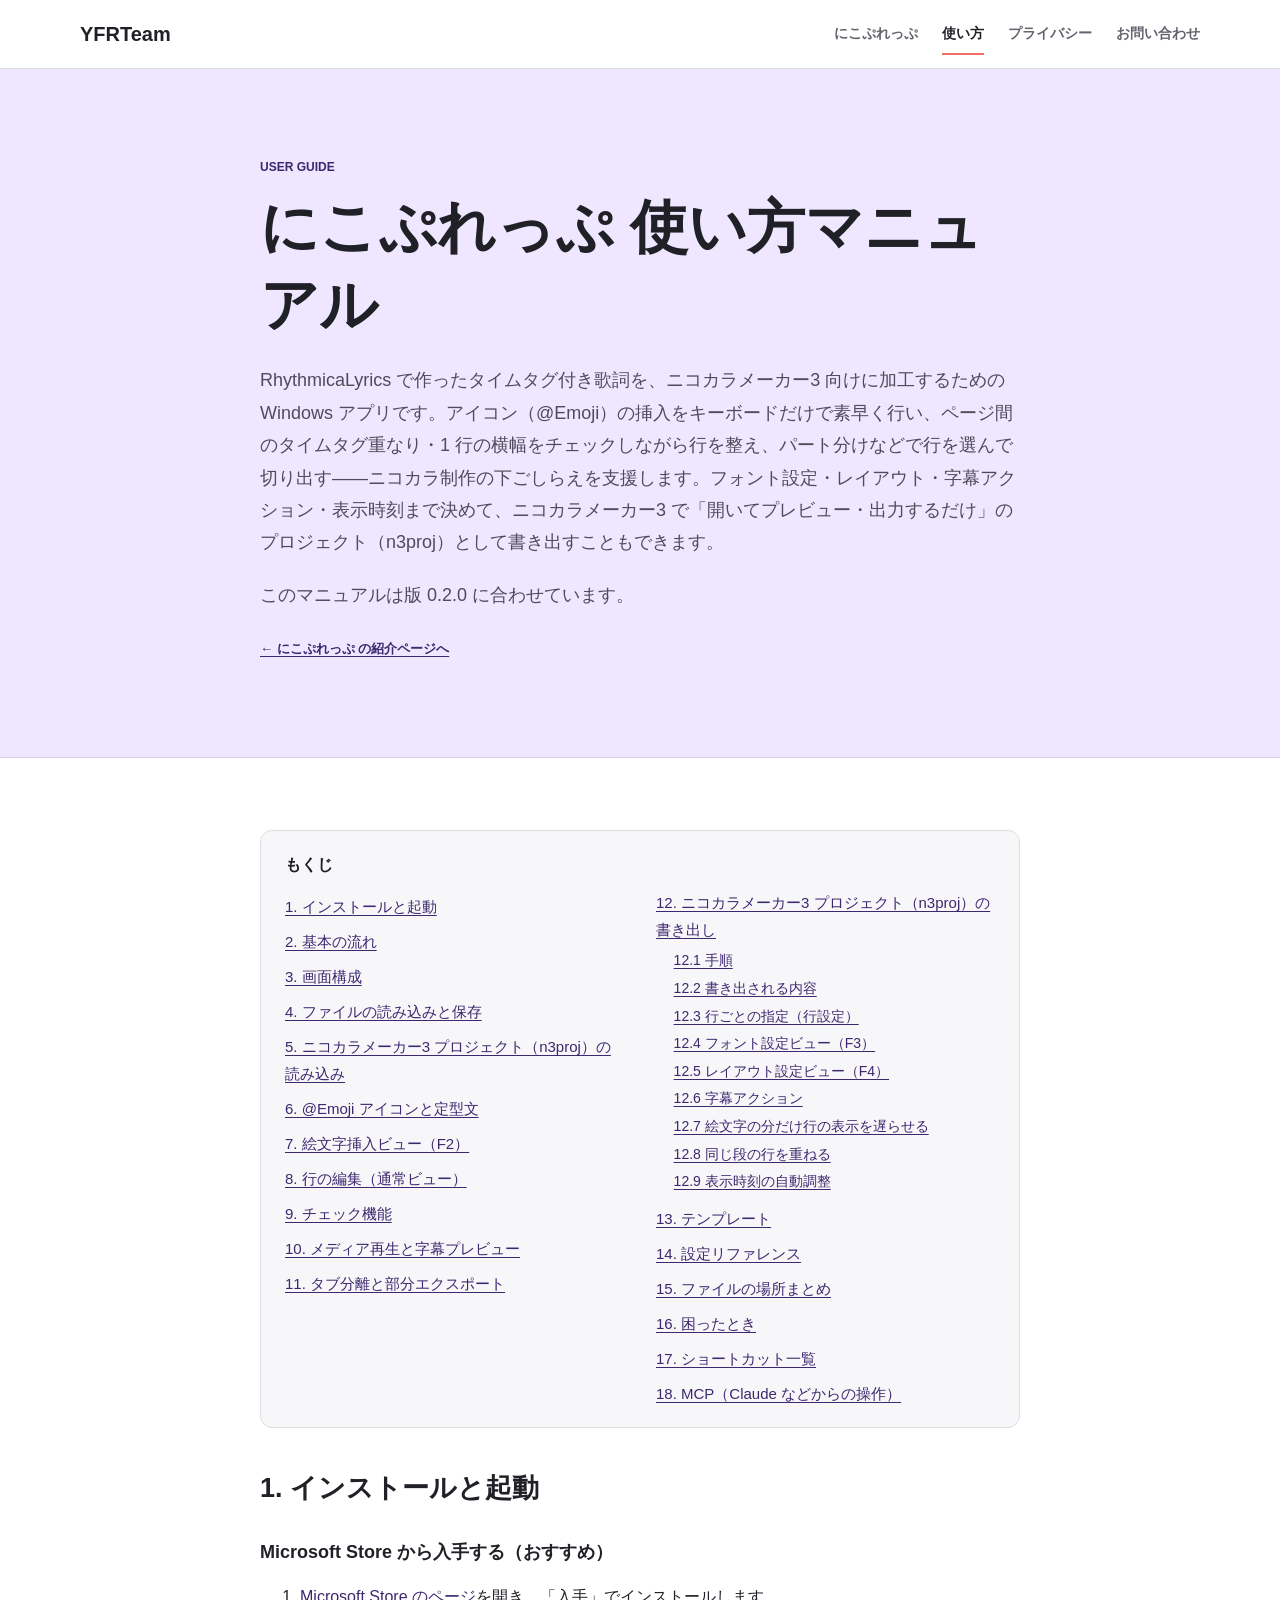
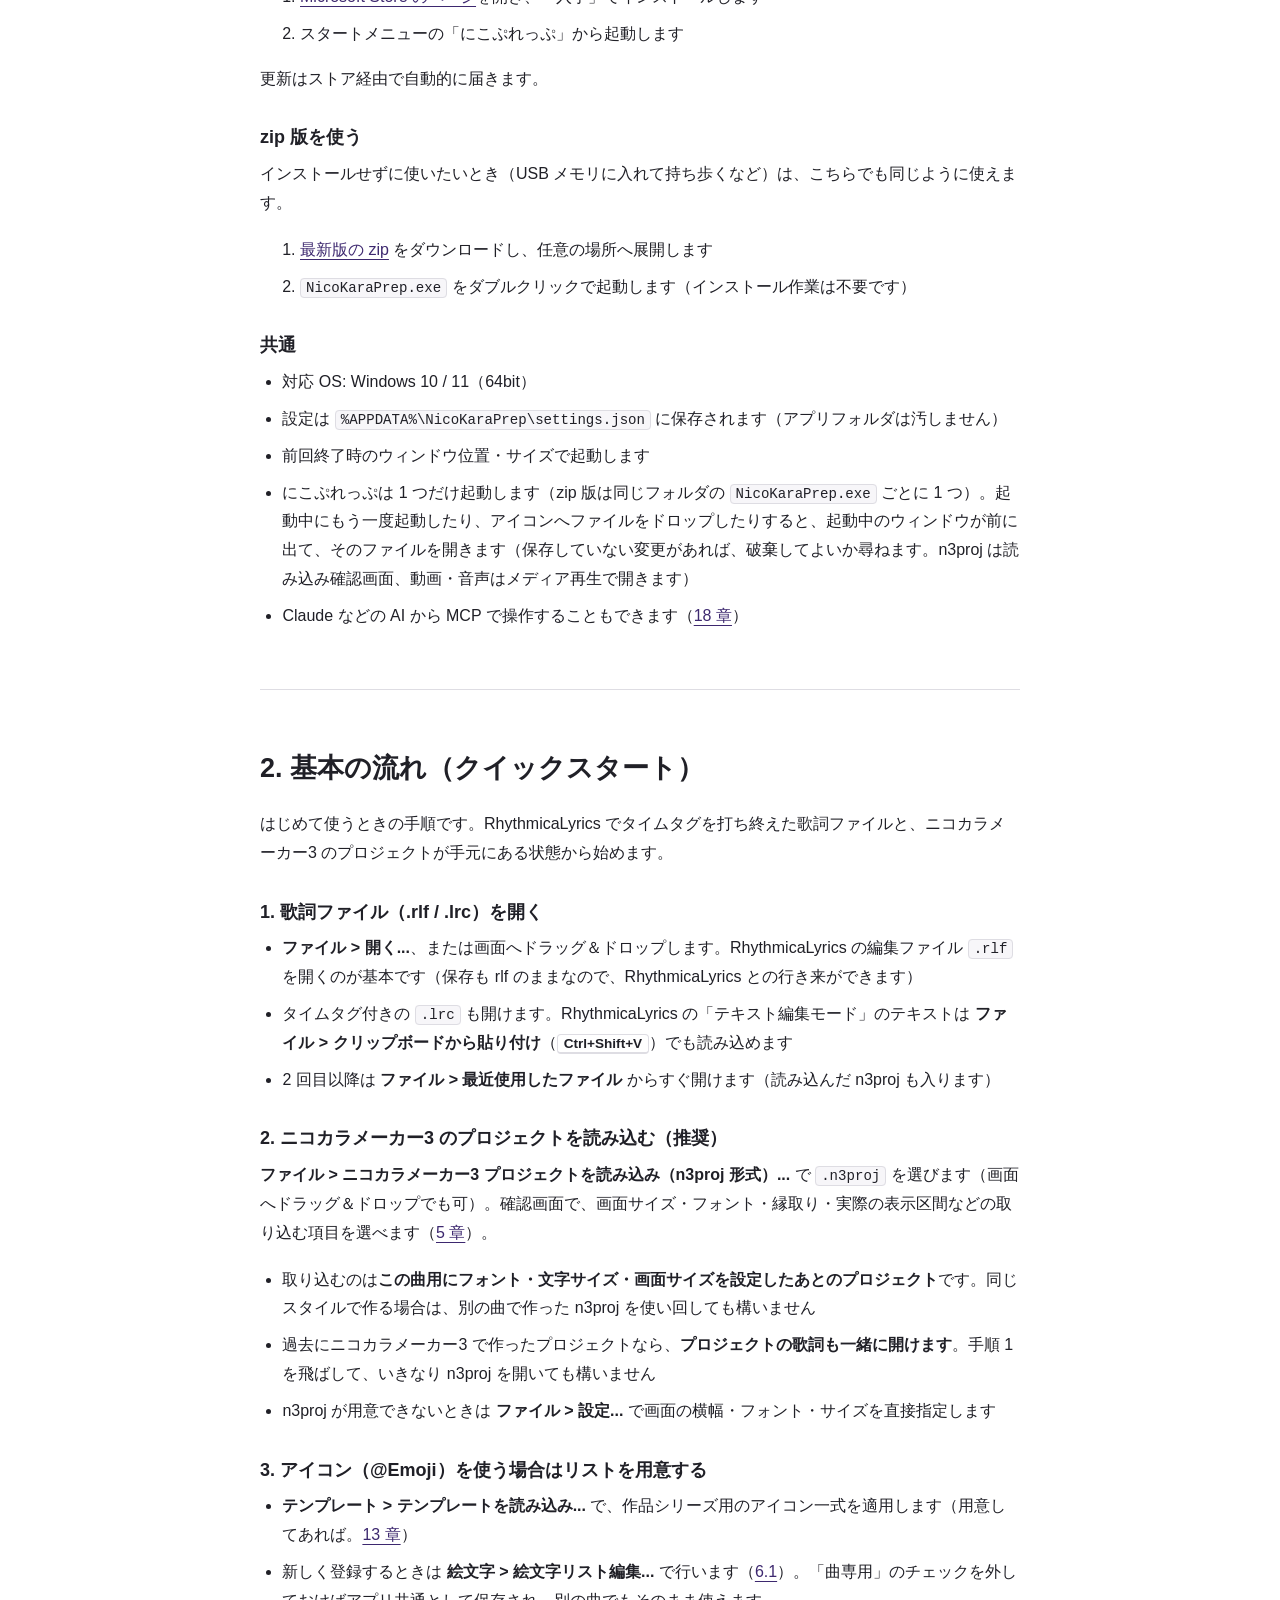
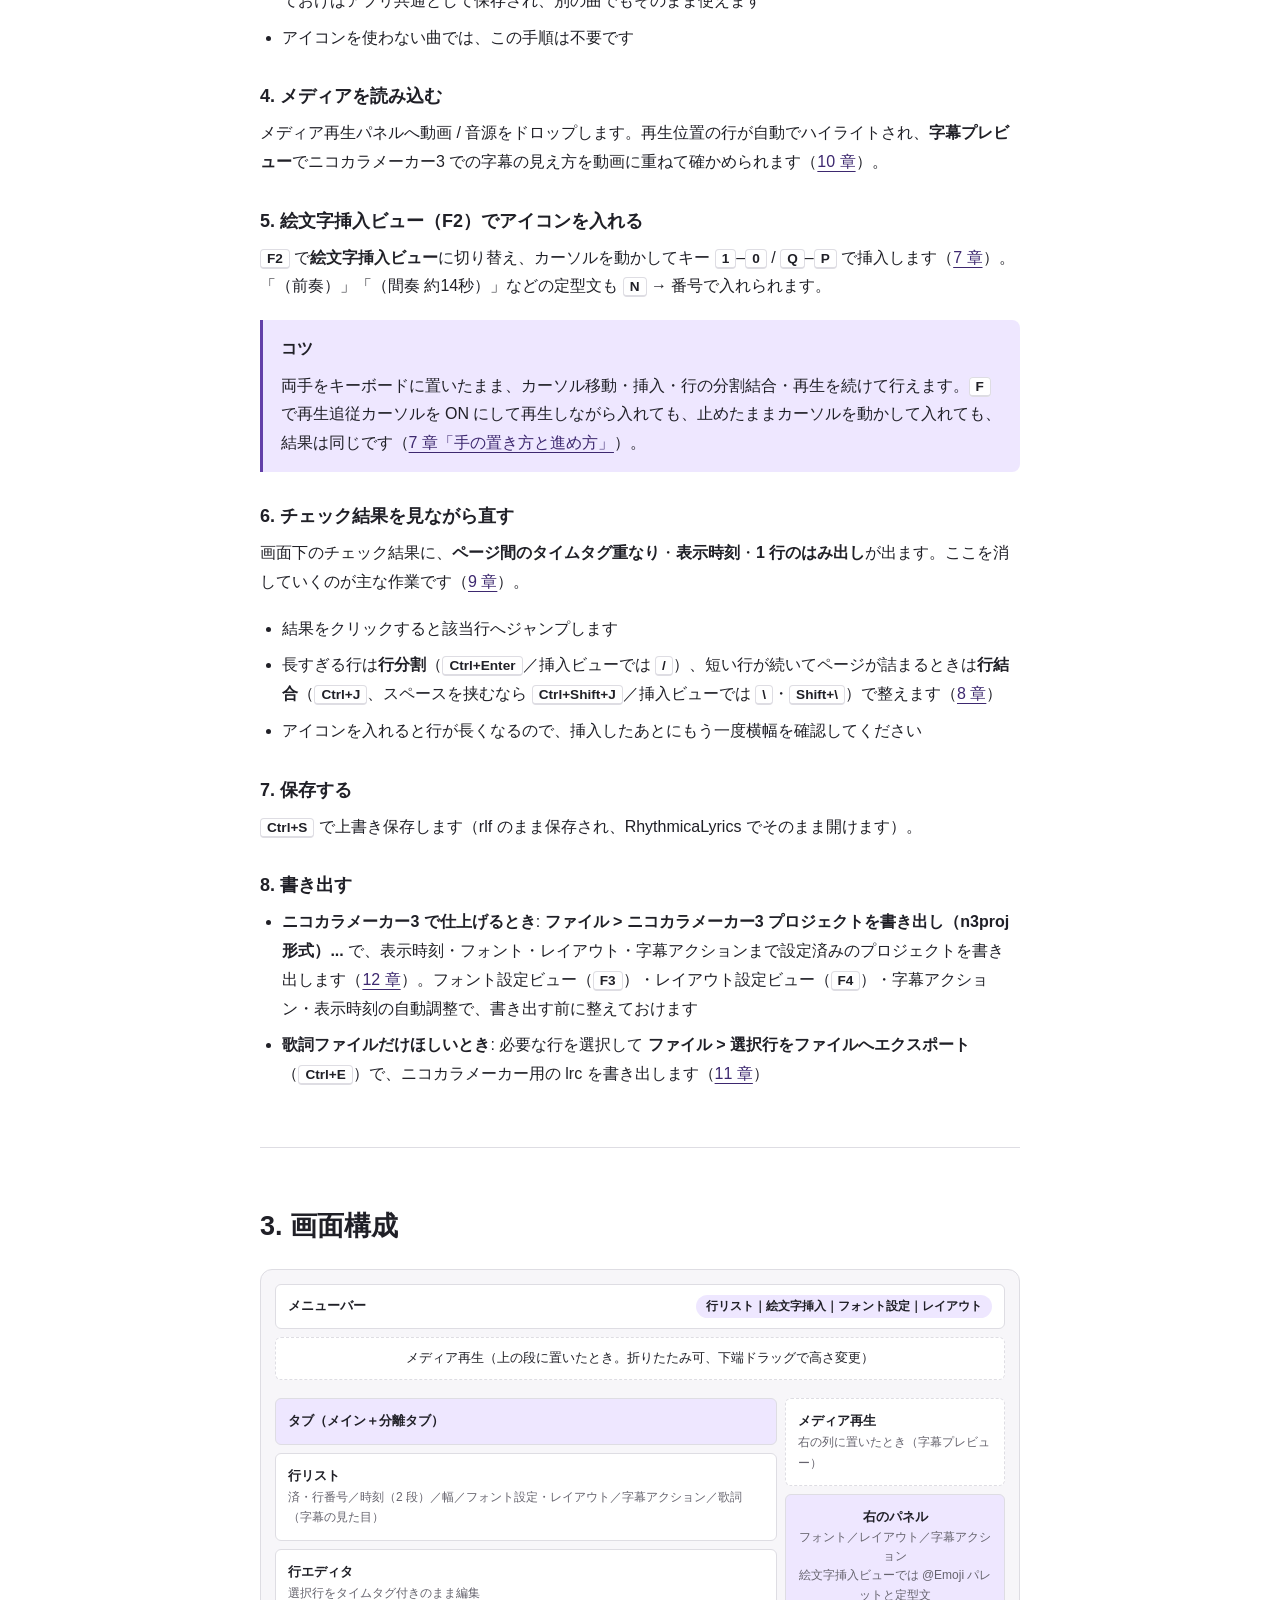
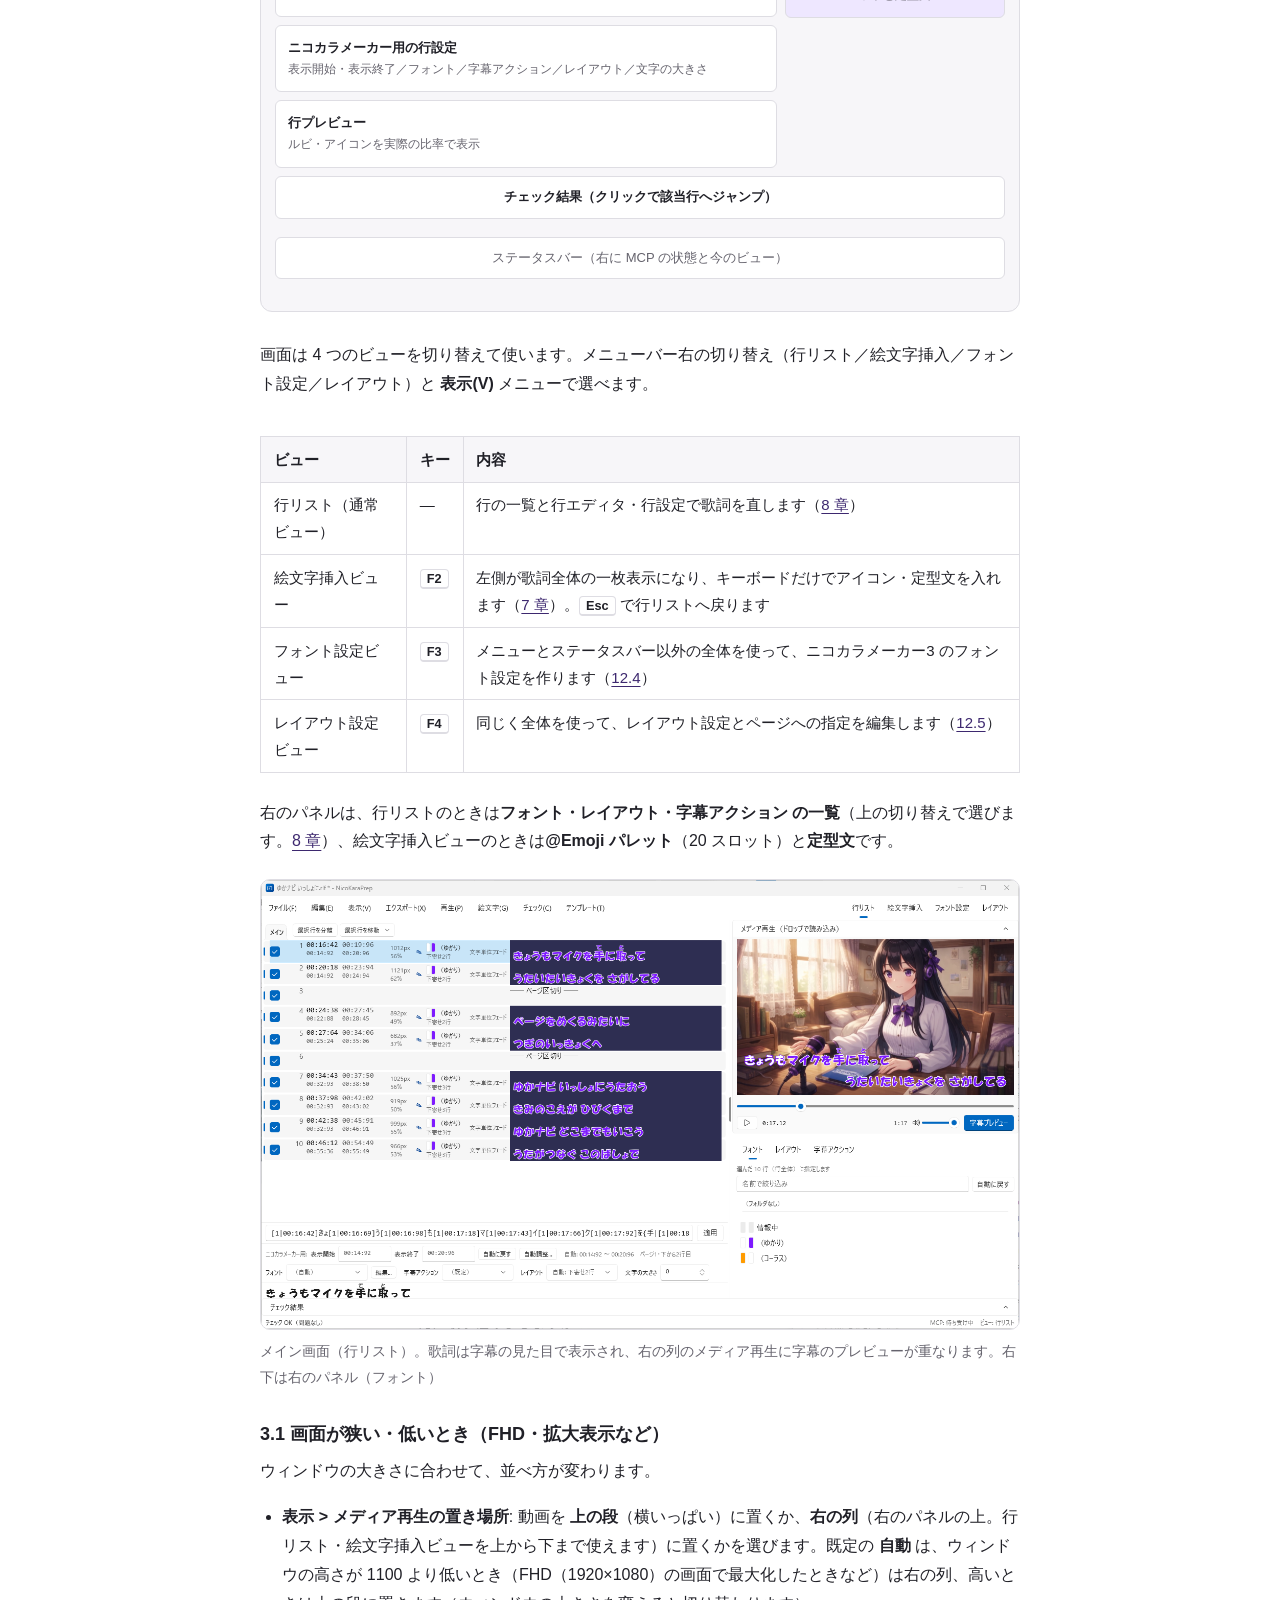
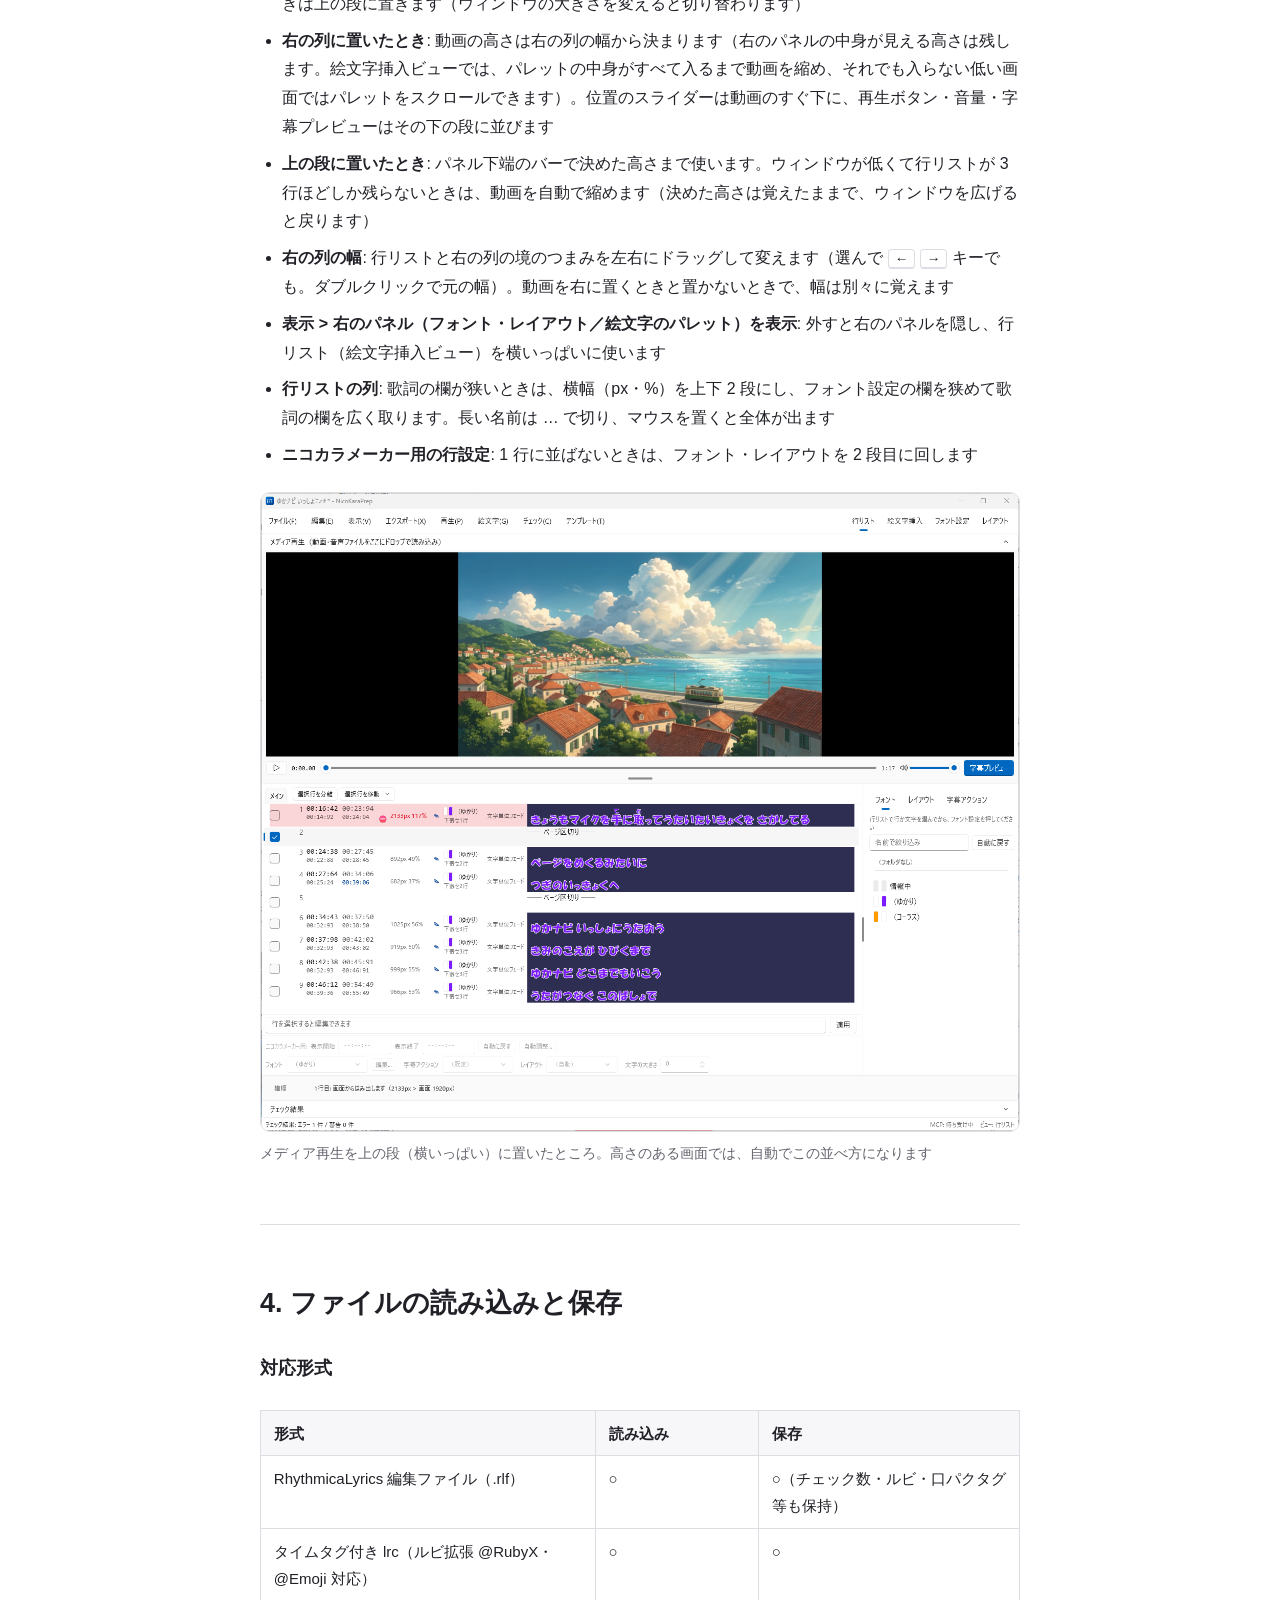
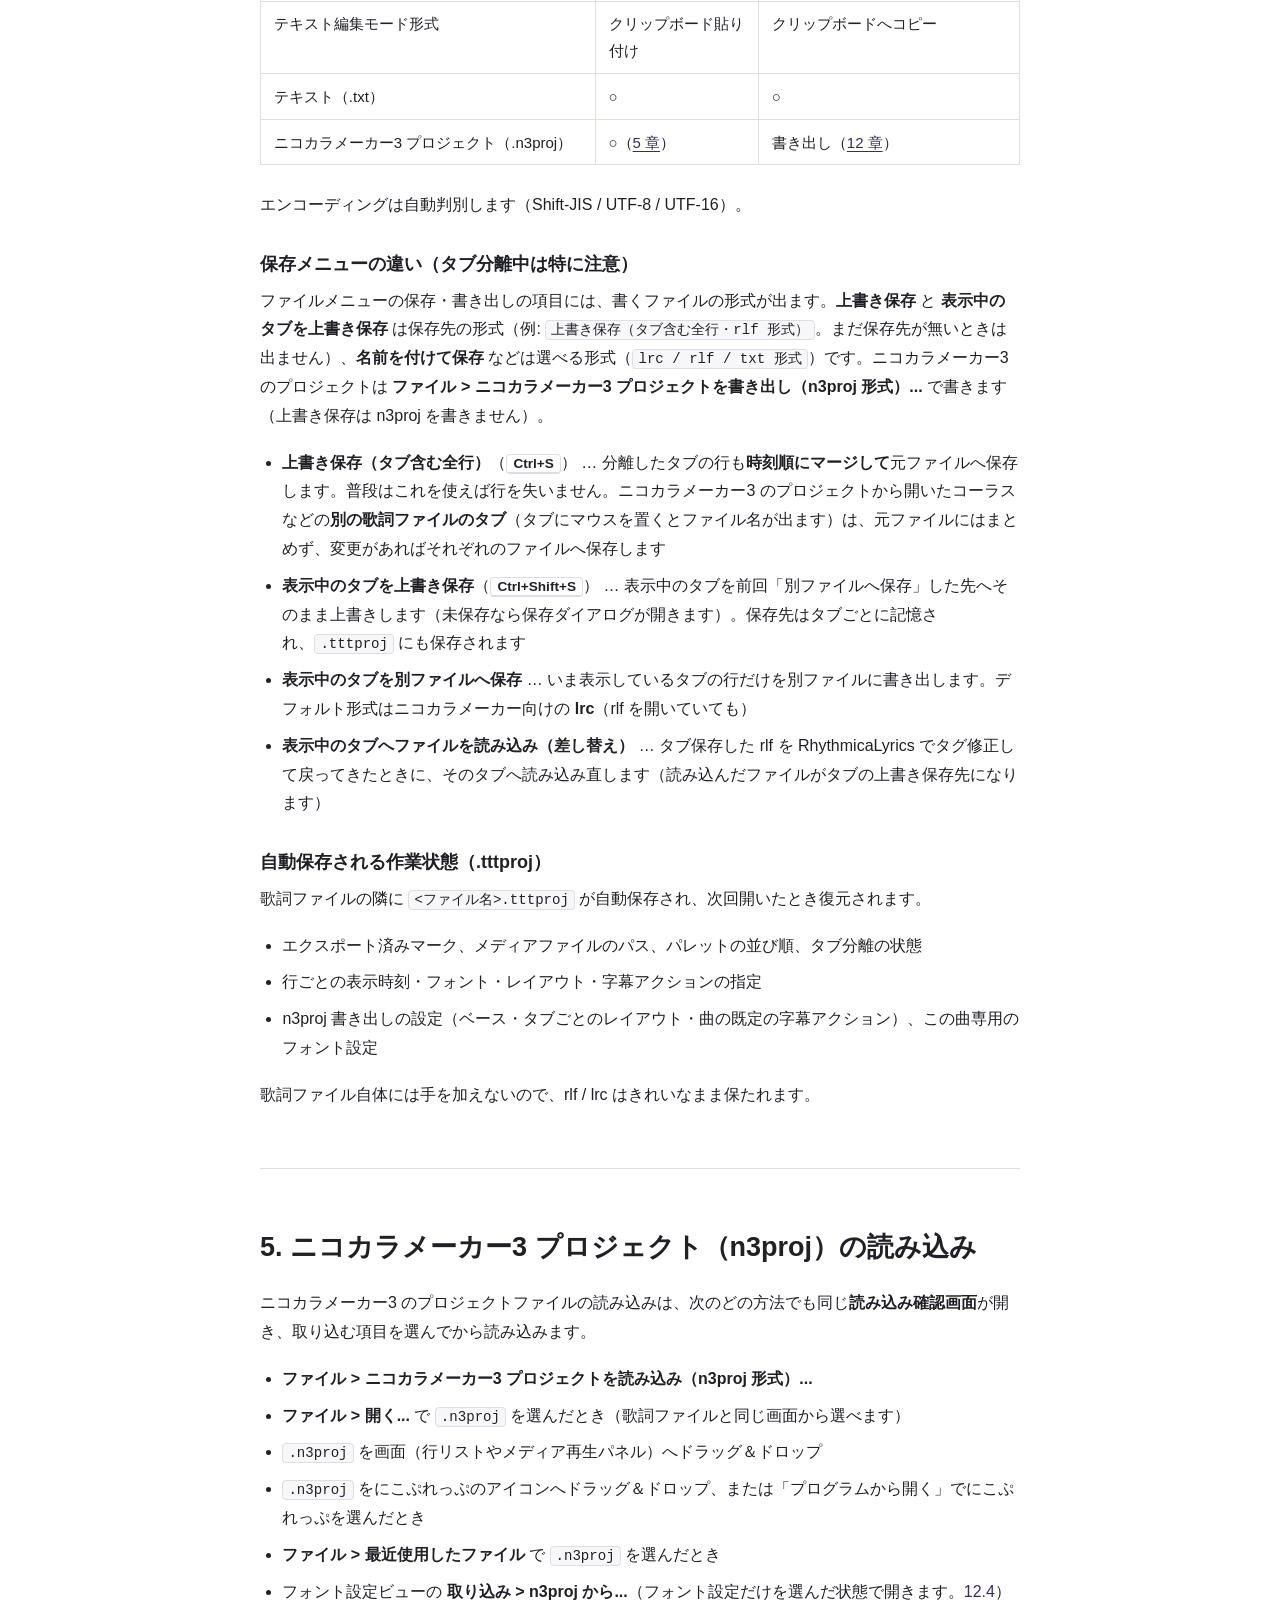
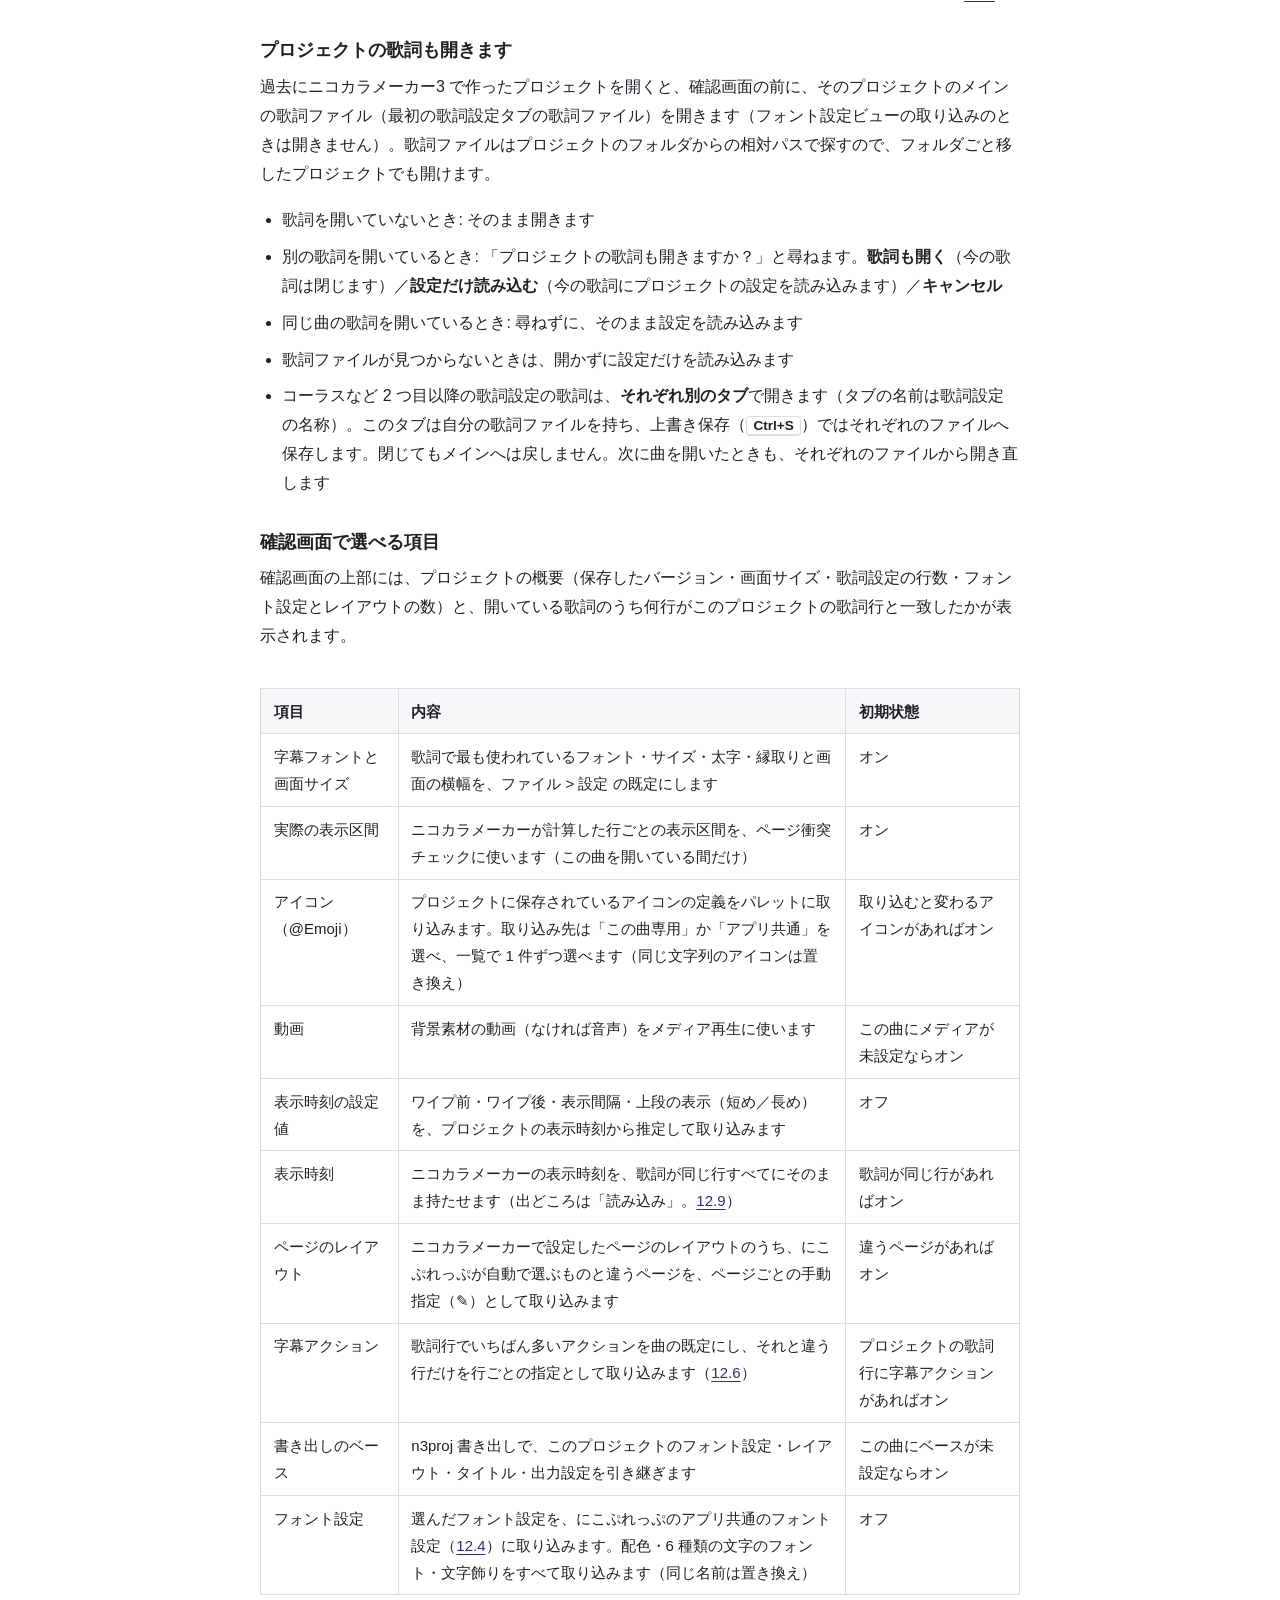
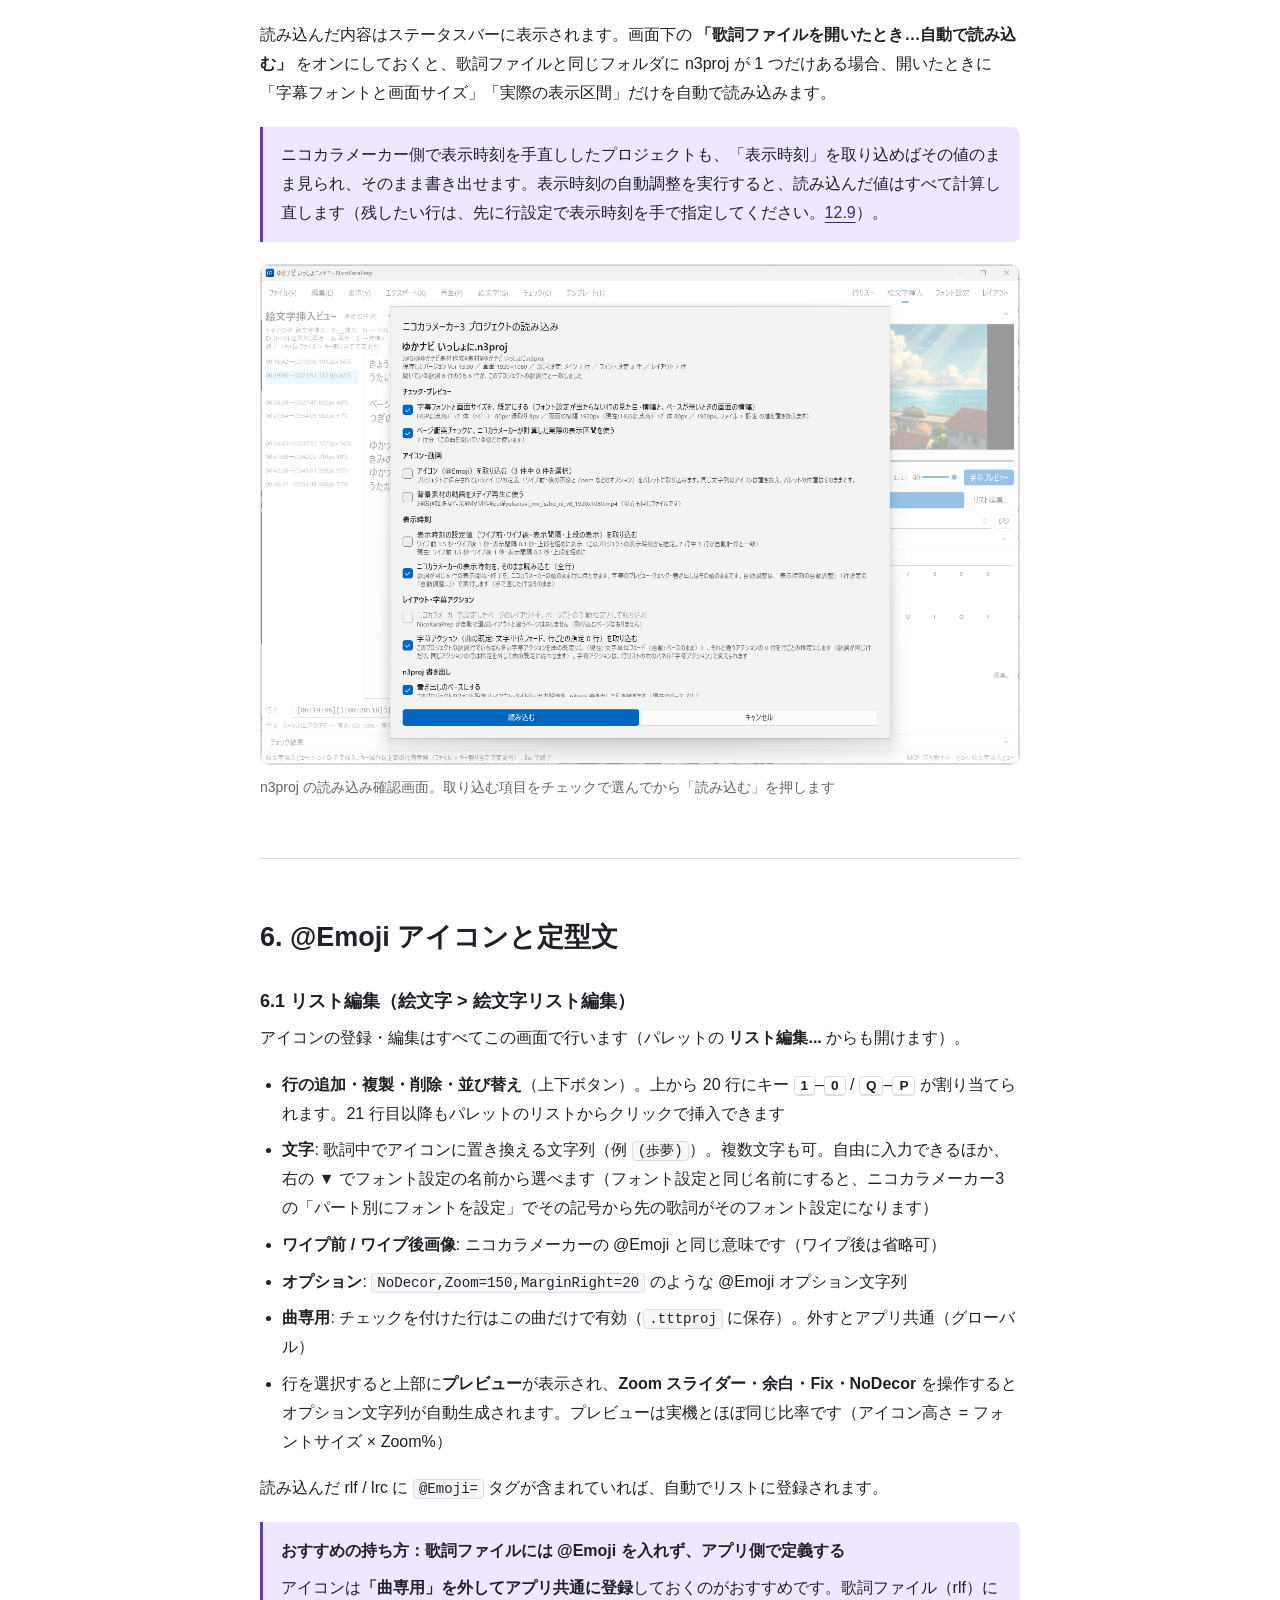
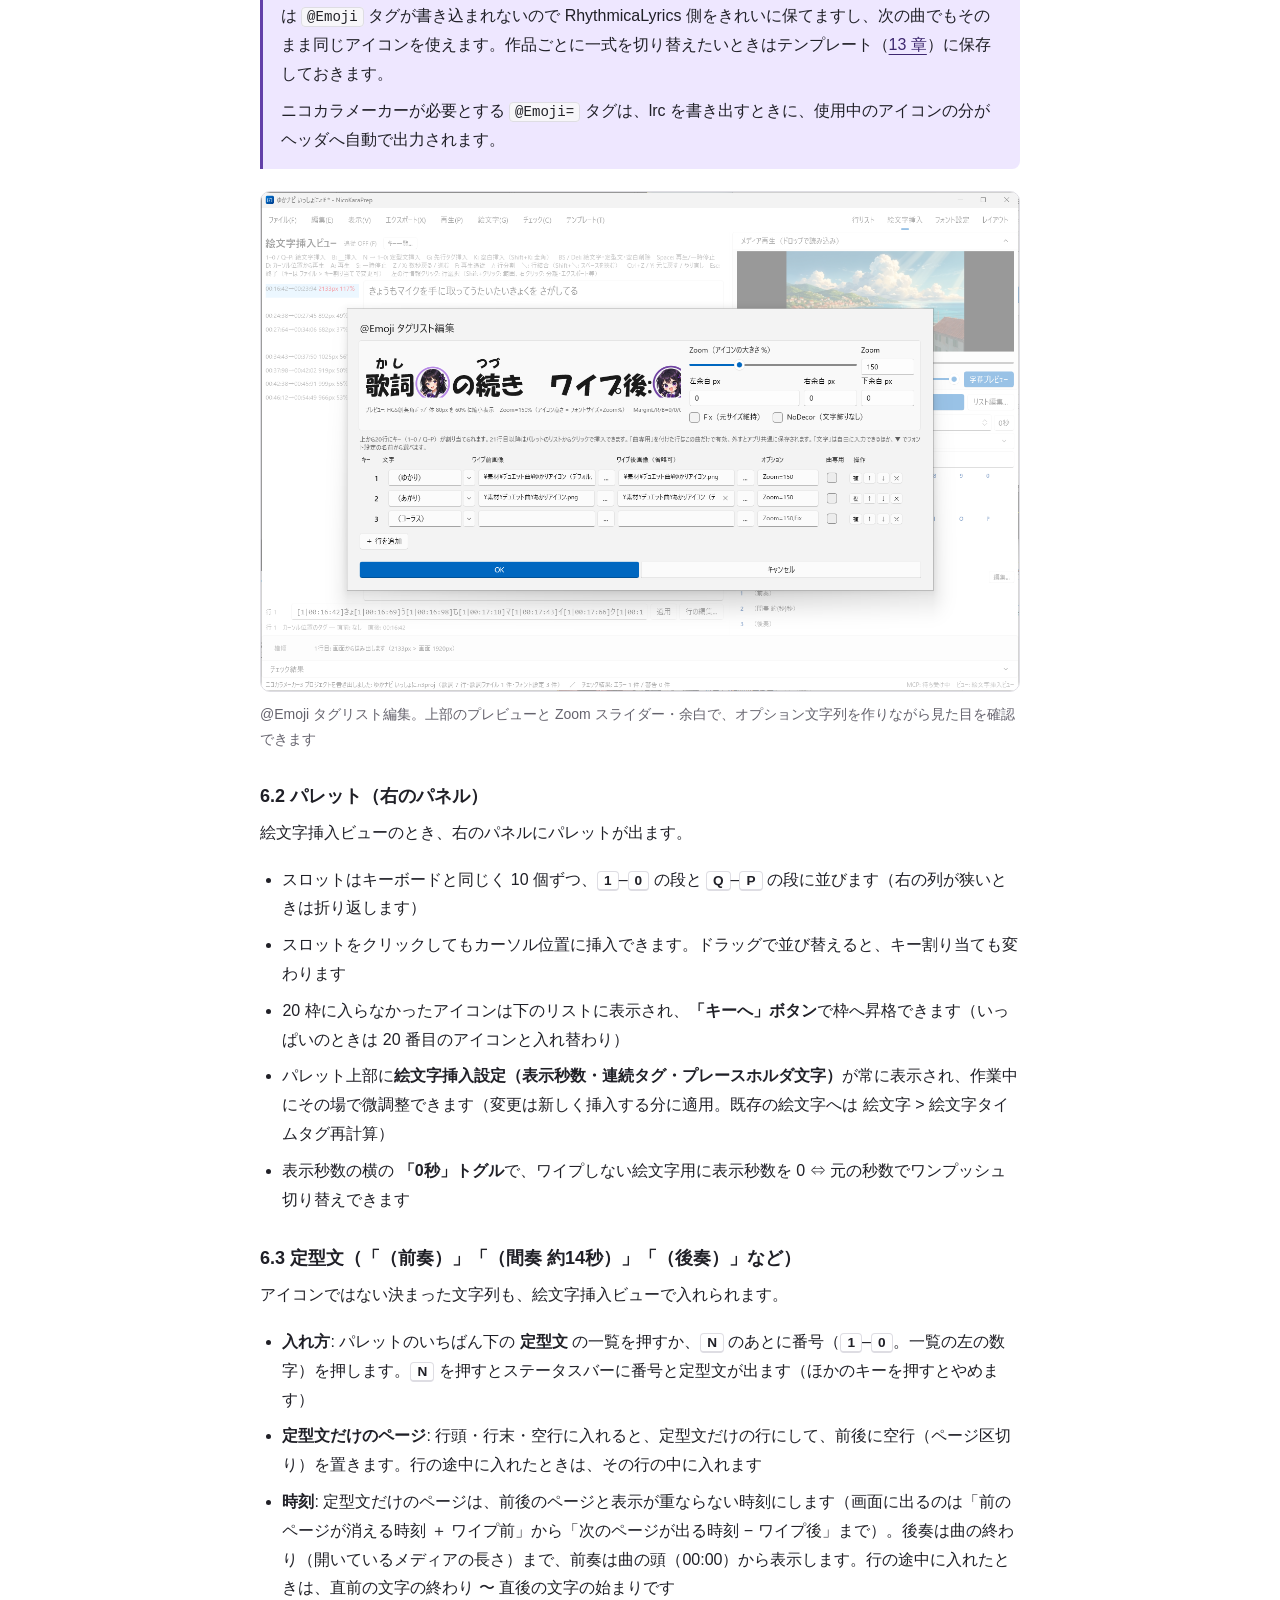
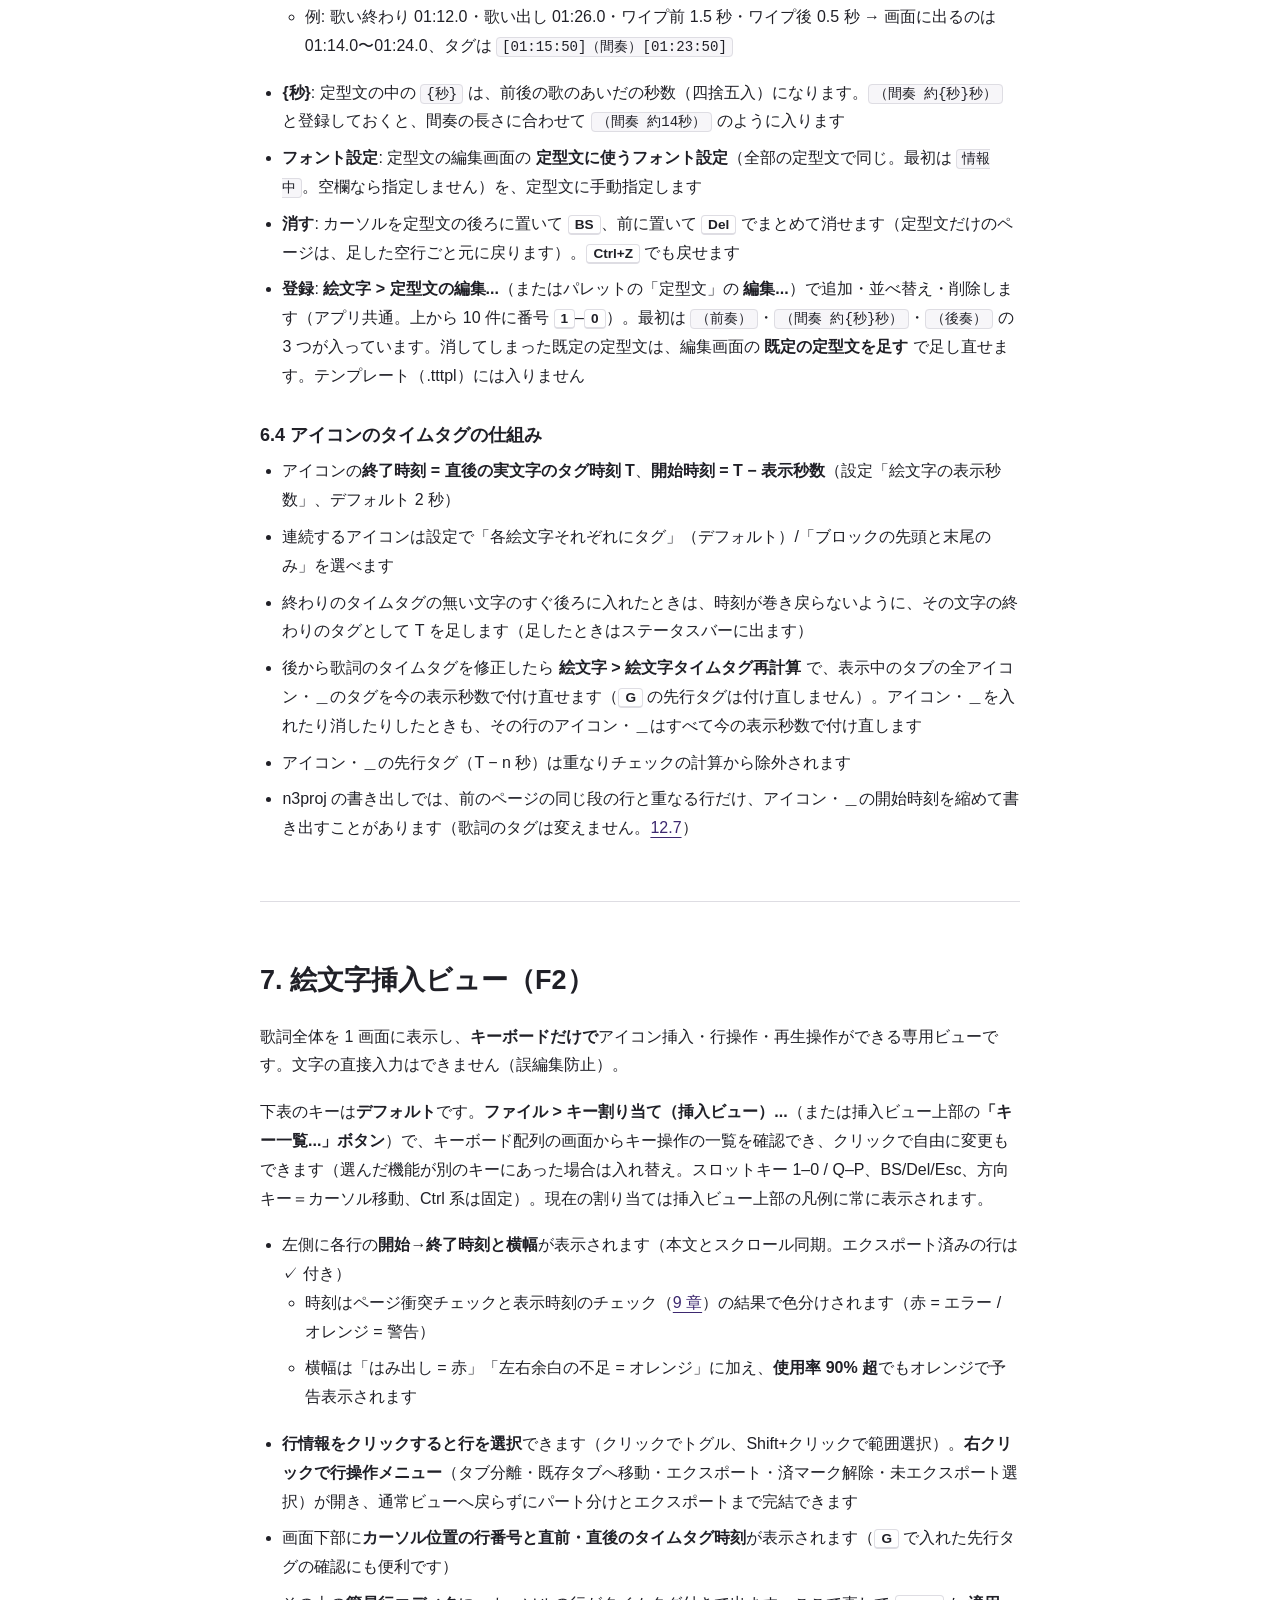
<file: web/apps/NicoKaraPrep/manual.html>
<!doctype html>
<html lang="ja">
<head>
  <meta charset="utf-8">
  <meta name="viewport" content="width=device-width, initial-scale=1">
  <meta name="description" content="にこぷれっぷ（NicoKaraPrep）の使い方マニュアル。歌詞ファイルとニコカラメーカー3 プロジェクト（n3proj）の読み込み、@Emoji アイコンと定型文の挿入、重なり・横幅・表示時刻のチェック、タブ分離、フォント設定ビュー・レイアウト設定ビュー・字幕アクション・表示時刻の自動調整を使った n3proj の書き出し、Claude からの操作（MCP）を説明します。">
  <meta name="theme-color" content="#ffffff">
  <title>使い方マニュアル | にこぷれっぷ</title>
  <link rel="icon" href="images/nicokaraprep-icon.png">
  <link rel="stylesheet" href="../../assets/style.css">
  <style>
    .manual-toc {
      margin: 0 0 2.5rem;
      padding: 1.25rem 1.5rem;
      background: var(--soft);
      border: 1px solid var(--line);
      border-radius: 12px;
    }
    .manual-toc ul {
      margin: .6rem 0 0;
      padding: 0;
      list-style: none;
      columns: 2;
      column-gap: 2rem;
      font-size: 15px;
    }
    .manual-toc li { margin: .25rem 0; break-inside: avoid; }
    .manual-toc ul ul {
      margin: .2rem 0 .4rem 1.1rem;
      columns: 1;
      font-size: 14px;
    }
    .manual-toc ul ul li { margin: .15rem 0; }

    /* 固定ヘッダーに隠れないように、もくじからの移動先をずらす */
    .manual-body h2[id],
    .manual-body h3[id] { scroll-margin-top: 88px; }

    .manual-body table {
      width: 100%;
      margin: 1.2rem 0 1.6rem;
      border-collapse: collapse;
      font-size: 15px;
    }
    .manual-body th,
    .manual-body td {
      padding: .55rem .8rem;
      border: 1px solid var(--line);
      text-align: left;
      vertical-align: top;
    }
    .manual-body th { background: var(--soft); white-space: nowrap; }
    .manual-body .table-scroll { overflow-x: auto; }

    .manual-body code {
      padding: 1px 5px;
      background: var(--soft);
      border: 1px solid var(--line);
      border-radius: 4px;
      font-size: .88em;
    }
    .manual-body kbd {
      padding: 1px 6px;
      background: var(--paper);
      border: 1px solid var(--line);
      border-bottom-width: 2px;
      border-radius: 4px;
      font-family: inherit;
      font-size: .85em;
      font-weight: 700;
      white-space: nowrap;
    }
    /* 画面構成の図 */
    .layout-figure {
      margin: 1.4rem 0 1.8rem;
      padding: 14px;
      background: var(--soft);
      border: 1px solid var(--line);
      border-radius: 12px;
      font-size: 13px;
      line-height: 1.6;
    }
    .layout-figure .lf-row {
      padding: 10px 12px;
      background: var(--paper);
      border: 1px solid var(--line);
      border-radius: 6px;
      text-align: center;
      font-weight: 700;
    }
    .layout-figure .lf-row + .lf-row,
    .layout-figure .lf-main + .lf-row,
    .layout-figure .lf-row + .lf-main { margin-top: 8px; }
    .layout-figure .lf-main { display: grid; grid-template-columns: minmax(0, 1fr) minmax(0, 220px); gap: 8px; }
    .layout-figure .lf-col { display: grid; gap: 8px; align-content: start; }
    .layout-figure .lf-cell {
      padding: 12px;
      background: var(--paper);
      border: 1px solid var(--line);
      border-radius: 6px;
    }
    .layout-figure .lf-cell strong { display: block; }
    .layout-figure .lf-cell span { color: var(--muted); font-size: 12px; }
    .layout-figure .lf-side { display: grid; place-content: center; text-align: center; background: var(--lavender); }
    .layout-figure .lf-tabs { background: var(--lavender); }
    .layout-figure .lf-status { color: var(--muted); font-weight: 400; }
    /* メニューバーの右にビューの切り替え */
    .layout-figure .lf-menu {
      display: flex;
      flex-wrap: wrap;
      align-items: center;
      justify-content: space-between;
      gap: 6px 12px;
      text-align: left;
    }
    .layout-figure .lf-switch {
      padding: 2px 10px;
      background: var(--lavender);
      border-radius: 999px;
      font-size: 12px;
    }
    /* 置き場所を選べるもの（メディア再生）は点線 */
    .layout-figure .lf-optional { border-style: dashed; }
    .layout-figure .lf-row.lf-optional { font-weight: 400; }
    @media (max-width: 560px) {
      .layout-figure .lf-main { grid-template-columns: 1fr; }
    }
    .manual-body .note {
      margin: 1.2rem 0;
      padding: .9rem 1.1rem;
      background: var(--lavender);
      border-left: 3px solid var(--violet);
      border-radius: 0 8px 8px 0;
    }
    .manual-body .note p { margin: 0; }
    .manual-body .note p + p { margin-top: .5rem; }
    .manual-body figure { margin: 1.4rem 0; }
    .manual-body figure img {
      width: 100%;
      height: auto;
      border: 1px solid var(--line);
      border-radius: 10px;
    }
    .manual-body figcaption { margin-top: .6rem; color: var(--muted); font-size: 14px; }
    .manual-body .to-top { font-size: 13px; font-weight: 700; }

    @media (max-width: 760px) {
      .manual-toc ul { columns: 1; }
    }
  </style>
</head>
<body>
  <a class="skip-link" href="#main">本文へ移動</a>

  <header class="site-header">
    <div class="header-inner">
      <a class="brand" href="../../index.html" aria-label="YFRTeam トップページ">YFRTeam</a>
      <nav class="site-nav" aria-label="にこぷれっぷ ナビゲーション">
        <a href="index.html">にこぷれっぷ</a>
        <a aria-current="page" href="manual.html">使い方</a>
        <a href="privacy.html">プライバシー</a>
        <a href="../../contact.html">お問い合わせ</a>
      </nav>
    </div>
  </header>

  <main id="main" class="document-main">
    <header class="document-header">
      <div class="content-narrow">
        <p class="section-label">USER GUIDE</p>
        <h1>にこぷれっぷ 使い方マニュアル</h1>
        <p>RhythmicaLyrics で作ったタイムタグ付き歌詞を、ニコカラメーカー3 向けに加工するための Windows アプリです。アイコン（@Emoji）の挿入をキーボードだけで素早く行い、ページ間のタイムタグ重なり・1 行の横幅をチェックしながら行を整え、パート分けなどで行を選んで切り出す——ニコカラ制作の下ごしらえを支援します。フォント設定・レイアウト・字幕アクション・表示時刻まで決めて、ニコカラメーカー3 で「開いてプレビュー・出力するだけ」のプロジェクト（n3proj）として書き出すこともできます。</p>
        <p>このマニュアルは版 0.2.0 に合わせています。</p>
        <p><a class="back-to-team" href="index.html">← にこぷれっぷ の紹介ページへ</a></p>
      </div>
    </header>

    <article class="document-body manual-body content-narrow">
      <nav class="manual-toc" aria-label="もくじ">
        <strong>もくじ</strong>
        <ul>
          <li><a href="#ch1">1. インストールと起動</a></li>
          <li><a href="#ch2">2. 基本の流れ</a></li>
          <li><a href="#ch3">3. 画面構成</a></li>
          <li><a href="#ch4">4. ファイルの読み込みと保存</a></li>
          <li><a href="#ch5">5. ニコカラメーカー3 プロジェクト（n3proj）の読み込み</a></li>
          <li><a href="#ch6">6. @Emoji アイコンと定型文</a></li>
          <li><a href="#ch7">7. 絵文字挿入ビュー（F2）</a></li>
          <li><a href="#ch8">8. 行の編集（通常ビュー）</a></li>
          <li><a href="#ch9">9. チェック機能</a></li>
          <li><a href="#ch10">10. メディア再生と字幕プレビュー</a></li>
          <li><a href="#ch11">11. タブ分離と部分エクスポート</a></li>
          <li><a href="#ch12">12. ニコカラメーカー3 プロジェクト（n3proj）の書き出し</a>
            <ul>
              <li><a href="#ch12-1">12.1 手順</a></li>
              <li><a href="#ch12-2">12.2 書き出される内容</a></li>
              <li><a href="#ch12-3">12.3 行ごとの指定（行設定）</a></li>
              <li><a href="#ch12-4">12.4 フォント設定ビュー（F3）</a></li>
              <li><a href="#ch12-5">12.5 レイアウト設定ビュー（F4）</a></li>
              <li><a href="#ch12-6">12.6 字幕アクション</a></li>
              <li><a href="#ch12-7">12.7 絵文字の分だけ行の表示を遅らせる</a></li>
              <li><a href="#ch12-8">12.8 同じ段の行を重ねる</a></li>
              <li><a href="#ch12-9">12.9 表示時刻の自動調整</a></li>
            </ul>
          </li>
          <li><a href="#ch13">13. テンプレート</a></li>
          <li><a href="#ch14">14. 設定リファレンス</a></li>
          <li><a href="#ch15">15. ファイルの場所まとめ</a></li>
          <li><a href="#ch16">16. 困ったとき</a></li>
          <li><a href="#ch17">17. ショートカット一覧</a></li>
          <li><a href="#ch18">18. MCP（Claude などからの操作）</a></li>
        </ul>
      </nav>

      <section>
        <h2 id="ch1">1. インストールと起動</h2>

        <h3>Microsoft Store から入手する（おすすめ）</h3>
        <ol>
          <li><a href="https://apps.microsoft.com/detail/9nb4v45g33bp" rel="noopener noreferrer">Microsoft Store のページ</a>を開き、「入手」でインストールします</li>
          <li>スタートメニューの「にこぷれっぷ」から起動します</li>
        </ol>
        <p>更新はストア経由で自動的に届きます。</p>

        <h3>zip 版を使う</h3>
        <p>インストールせずに使いたいとき（USB メモリに入れて持ち歩くなど）は、こちらでも同じように使えます。</p>
        <ol>
          <li><a href="https://github.com/bee7813993/NicoKaraPrep/releases/latest" rel="noopener noreferrer">最新版の zip</a> をダウンロードし、任意の場所へ展開します</li>
          <li><code>NicoKaraPrep.exe</code> をダブルクリックで起動します（インストール作業は不要です）</li>
        </ol>

        <h3>共通</h3>
        <ul>
          <li>対応 OS: Windows 10 / 11（64bit）</li>
          <li>設定は <code>%APPDATA%\NicoKaraPrep\settings.json</code> に保存されます（アプリフォルダは汚しません）</li>
          <li>前回終了時のウィンドウ位置・サイズで起動します</li>
          <li>にこぷれっぷは 1 つだけ起動します（zip 版は同じフォルダの <code>NicoKaraPrep.exe</code> ごとに 1 つ）。起動中にもう一度起動したり、アイコンへファイルをドロップしたりすると、起動中のウィンドウが前に出て、そのファイルを開きます（保存していない変更があれば、破棄してよいか尋ねます。n3proj は読み込み確認画面、動画・音声はメディア再生で開きます）</li>
          <li>Claude などの AI から MCP で操作することもできます（<a href="#ch18">18 章</a>）</li>
        </ul>
      </section>

      <section>
        <h2 id="ch2">2. 基本の流れ（クイックスタート）</h2>
        <p>はじめて使うときの手順です。RhythmicaLyrics でタイムタグを打ち終えた歌詞ファイルと、ニコカラメーカー3 のプロジェクトが手元にある状態から始めます。</p>

        <h3>1. 歌詞ファイル（.rlf / .lrc）を開く</h3>
        <ul>
          <li><strong>ファイル &gt; 開く...</strong>、または画面へドラッグ＆ドロップします。RhythmicaLyrics の編集ファイル <code>.rlf</code> を開くのが基本です（保存も rlf のままなので、RhythmicaLyrics との行き来ができます）</li>
          <li>タイムタグ付きの <code>.lrc</code> も開けます。RhythmicaLyrics の「テキスト編集モード」のテキストは <strong>ファイル &gt; クリップボードから貼り付け</strong>（<kbd>Ctrl+Shift+V</kbd>）でも読み込めます</li>
          <li>2 回目以降は <strong>ファイル &gt; 最近使用したファイル</strong> からすぐ開けます（読み込んだ n3proj も入ります）</li>
        </ul>

        <h3>2. ニコカラメーカー3 のプロジェクトを読み込む（推奨）</h3>
        <p><strong>ファイル &gt; ニコカラメーカー3 プロジェクトを読み込み（n3proj 形式）...</strong> で <code>.n3proj</code> を選びます（画面へドラッグ＆ドロップでも可）。確認画面で、画面サイズ・フォント・縁取り・実際の表示区間などの取り込む項目を選べます（<a href="#ch5">5 章</a>）。</p>
        <ul>
          <li>取り込むのは<strong>この曲用にフォント・文字サイズ・画面サイズを設定したあとのプロジェクト</strong>です。同じスタイルで作る場合は、別の曲で作った n3proj を使い回しても構いません</li>
          <li>過去にニコカラメーカー3 で作ったプロジェクトなら、<strong>プロジェクトの歌詞も一緒に開けます</strong>。手順 1 を飛ばして、いきなり n3proj を開いても構いません</li>
          <li>n3proj が用意できないときは <strong>ファイル &gt; 設定...</strong> で画面の横幅・フォント・サイズを直接指定します</li>
        </ul>

        <h3>3. アイコン（@Emoji）を使う場合はリストを用意する</h3>
        <ul>
          <li><strong>テンプレート &gt; テンプレートを読み込み...</strong> で、作品シリーズ用のアイコン一式を適用します（用意してあれば。<a href="#ch13">13 章</a>）</li>
          <li>新しく登録するときは <strong>絵文字 &gt; 絵文字リスト編集...</strong> で行います（<a href="#ch6-1">6.1</a>）。「曲専用」のチェックを外しておけばアプリ共通として保存され、別の曲でもそのまま使えます</li>
          <li>アイコンを使わない曲では、この手順は不要です</li>
        </ul>

        <h3>4. メディアを読み込む</h3>
        <p>メディア再生パネルへ動画 / 音源をドロップします。再生位置の行が自動でハイライトされ、<strong>字幕プレビュー</strong>でニコカラメーカー3 での字幕の見え方を動画に重ねて確かめられます（<a href="#ch10">10 章</a>）。</p>

        <h3>5. 絵文字挿入ビュー（F2）でアイコンを入れる</h3>
        <p><kbd>F2</kbd> で<strong>絵文字挿入ビュー</strong>に切り替え、カーソルを動かしてキー <kbd>1</kbd>–<kbd>0</kbd> / <kbd>Q</kbd>–<kbd>P</kbd> で挿入します（<a href="#ch7">7 章</a>）。「（前奏）」「（間奏 約14秒）」などの定型文も <kbd>N</kbd> → 番号で入れられます。</p>
        <div class="note">
          <p><strong>コツ</strong></p>
          <p>両手をキーボードに置いたまま、カーソル移動・挿入・行の分割結合・再生を続けて行えます。<kbd>F</kbd> で再生追従カーソルを ON にして再生しながら入れても、止めたままカーソルを動かして入れても、結果は同じです（<a href="#hands">7 章「手の置き方と進め方」</a>）。</p>
        </div>

        <h3>6. チェック結果を見ながら直す</h3>
        <p>画面下のチェック結果に、<strong>ページ間のタイムタグ重なり</strong>・<strong>表示時刻</strong>・<strong>1 行のはみ出し</strong>が出ます。ここを消していくのが主な作業です（<a href="#ch9">9 章</a>）。</p>
        <ul>
          <li>結果をクリックすると該当行へジャンプします</li>
          <li>長すぎる行は<strong>行分割</strong>（<kbd>Ctrl+Enter</kbd>／挿入ビューでは <kbd>/</kbd>）、短い行が続いてページが詰まるときは<strong>行結合</strong>（<kbd>Ctrl+J</kbd>、スペースを挟むなら <kbd>Ctrl+Shift+J</kbd>／挿入ビューでは <kbd>\</kbd>・<kbd>Shift+\</kbd>）で整えます（<a href="#ch8">8 章</a>）</li>
          <li>アイコンを入れると行が長くなるので、挿入したあとにもう一度横幅を確認してください</li>
        </ul>

        <h3>7. 保存する</h3>
        <p><kbd>Ctrl+S</kbd> で上書き保存します（rlf のまま保存され、RhythmicaLyrics でそのまま開けます）。</p>

        <h3>8. 書き出す</h3>
        <ul>
          <li><strong>ニコカラメーカー3 で仕上げるとき</strong>: <strong>ファイル &gt; ニコカラメーカー3 プロジェクトを書き出し（n3proj 形式）...</strong> で、表示時刻・フォント・レイアウト・字幕アクションまで設定済みのプロジェクトを書き出します（<a href="#ch12">12 章</a>）。フォント設定ビュー（<kbd>F3</kbd>）・レイアウト設定ビュー（<kbd>F4</kbd>）・字幕アクション・表示時刻の自動調整で、書き出す前に整えておけます</li>
          <li><strong>歌詞ファイルだけほしいとき</strong>: 必要な行を選択して <strong>ファイル &gt; 選択行をファイルへエクスポート</strong>（<kbd>Ctrl+E</kbd>）で、ニコカラメーカー用の lrc を書き出します（<a href="#ch11">11 章</a>）</li>
        </ul>
      </section>

      <section>
        <h2 id="ch3">3. 画面構成</h2>
        <div class="layout-figure" role="img" aria-label="画面構成の図。上にメニューバーと、その右にビューの切り替え（行リスト・絵文字挿入・フォント設定・レイアウト）。メディア再生は上の段か右の列に置けます。左にタブ・行リスト・行エディタ・ニコカラメーカー用の行設定・行プレビュー、右にメディア再生（右の列に置いたとき）と右のパネル（フォント／レイアウト／字幕アクション。絵文字挿入ビューでは @Emoji パレットと定型文）。下にチェック結果とステータスバー。">
          <div class="lf-row lf-menu"><span>メニューバー</span><span class="lf-switch">行リスト｜絵文字挿入｜フォント設定｜レイアウト</span></div>
          <p class="lf-row lf-optional">メディア再生（上の段に置いたとき。折りたたみ可、下端ドラッグで高さ変更）</p>
          <div class="lf-main">
            <div class="lf-col">
              <div class="lf-cell lf-tabs"><strong>タブ（メイン＋分離タブ）</strong></div>
              <div class="lf-cell"><strong>行リスト</strong><span>済・行番号／時刻（2 段）／幅／フォント設定・レイアウト／字幕アクション／歌詞（字幕の見た目）</span></div>
              <div class="lf-cell"><strong>行エディタ</strong><span>選択行をタイムタグ付きのまま編集</span></div>
              <div class="lf-cell"><strong>ニコカラメーカー用の行設定</strong><span>表示開始・表示終了／フォント／字幕アクション／レイアウト／文字の大きさ</span></div>
              <div class="lf-cell"><strong>行プレビュー</strong><span>ルビ・アイコンを実際の比率で表示</span></div>
            </div>
            <div class="lf-col">
              <div class="lf-cell lf-optional"><strong>メディア再生</strong><span>右の列に置いたとき（字幕プレビュー）</span></div>
              <div class="lf-cell lf-side"><strong>右のパネル</strong><span>フォント／レイアウト／字幕アクション</span><span>絵文字挿入ビューでは @Emoji パレットと定型文</span></div>
            </div>
          </div>
          <p class="lf-row">チェック結果（クリックで該当行へジャンプ）</p>
          <p class="lf-row lf-status">ステータスバー（右に MCP の状態と今のビュー）</p>
        </div>

        <p>画面は 4 つのビューを切り替えて使います。メニューバー右の切り替え（行リスト／絵文字挿入／フォント設定／レイアウト）と <strong>表示(V)</strong> メニューで選べます。</p>
        <div class="table-scroll">
          <table>
            <thead><tr><th>ビュー</th><th>キー</th><th>内容</th></tr></thead>
            <tbody>
              <tr><td>行リスト（通常ビュー）</td><td>—</td><td>行の一覧と行エディタ・行設定で歌詞を直します（<a href="#ch8">8 章</a>）</td></tr>
              <tr><td>絵文字挿入ビュー</td><td><kbd>F2</kbd></td><td>左側が歌詞全体の一枚表示になり、キーボードだけでアイコン・定型文を入れます（<a href="#ch7">7 章</a>）。<kbd>Esc</kbd> で行リストへ戻ります</td></tr>
              <tr><td>フォント設定ビュー</td><td><kbd>F3</kbd></td><td>メニューとステータスバー以外の全体を使って、ニコカラメーカー3 のフォント設定を作ります（<a href="#ch12-4">12.4</a>）</td></tr>
              <tr><td>レイアウト設定ビュー</td><td><kbd>F4</kbd></td><td>同じく全体を使って、レイアウト設定とページへの指定を編集します（<a href="#ch12-5">12.5</a>）</td></tr>
            </tbody>
          </table>
        </div>
        <p>右のパネルは、行リストのときは<strong>フォント・レイアウト・字幕アクション の一覧</strong>（上の切り替えで選びます。<a href="#ch8">8 章</a>）、絵文字挿入ビューのときは<strong>@Emoji パレット</strong>（20 スロット）と<strong>定型文</strong>です。</p>
        <figure>
          <img src="images/shot-main.png" width="1483" height="879" alt="にこぷれっぷ のメイン画面。行リストに歌詞が字幕の見た目で並び、右の列のメディア再生に字幕のプレビューが重なっている" loading="lazy">
          <figcaption>メイン画面（行リスト）。歌詞は字幕の見た目で表示され、右の列のメディア再生に字幕のプレビューが重なります。右下は右のパネル（フォント）</figcaption>
        </figure>

        <h3 id="ch3-1">3.1 画面が狭い・低いとき（FHD・拡大表示など）</h3>
        <p>ウィンドウの大きさに合わせて、並べ方が変わります。</p>
        <ul>
          <li><strong>表示 &gt; メディア再生の置き場所</strong>: 動画を <strong>上の段</strong>（横いっぱい）に置くか、<strong>右の列</strong>（右のパネルの上。行リスト・絵文字挿入ビューを上から下まで使えます）に置くかを選びます。既定の <strong>自動</strong> は、ウィンドウの高さが 1100 より低いとき（FHD（1920×1080）の画面で最大化したときなど）は右の列、高いときは上の段に置きます（ウィンドウの大きさを変えると切り替わります）</li>
          <li><strong>右の列に置いたとき</strong>: 動画の高さは右の列の幅から決まります（右のパネルの中身が見える高さは残します。絵文字挿入ビューでは、パレットの中身がすべて入るまで動画を縮め、それでも入らない低い画面ではパレットをスクロールできます）。位置のスライダーは動画のすぐ下に、再生ボタン・音量・字幕プレビューはその下の段に並びます</li>
          <li><strong>上の段に置いたとき</strong>: パネル下端のバーで決めた高さまで使います。ウィンドウが低くて行リストが 3 行ほどしか残らないときは、動画を自動で縮めます（決めた高さは覚えたままで、ウィンドウを広げると戻ります）</li>
          <li><strong>右の列の幅</strong>: 行リストと右の列の境のつまみを左右にドラッグして変えます（選んで <kbd>←</kbd> <kbd>→</kbd> キーでも。ダブルクリックで元の幅）。動画を右に置くときと置かないときで、幅は別々に覚えます</li>
          <li><strong>表示 &gt; 右のパネル（フォント・レイアウト／絵文字のパレット）を表示</strong>: 外すと右のパネルを隠し、行リスト（絵文字挿入ビュー）を横いっぱいに使います</li>
          <li><strong>行リストの列</strong>: 歌詞の欄が狭いときは、横幅（px・%）を上下 2 段にし、フォント設定の欄を狭めて歌詞の欄を広く取ります。長い名前は … で切り、マウスを置くと全体が出ます</li>
          <li><strong>ニコカラメーカー用の行設定</strong>: 1 行に並ばないときは、フォント・レイアウトを 2 段目に回します</li>
        </ul>
        <figure>
          <img src="images/shot-player-top.png" width="1483" height="1247" alt="メディア再生を上の段に置いた画面" loading="lazy">
          <figcaption>メディア再生を上の段（横いっぱい）に置いたところ。高さのある画面では、自動でこの並べ方になります</figcaption>
        </figure>
      </section>

      <section>
        <h2 id="ch4">4. ファイルの読み込みと保存</h2>

        <h3>対応形式</h3>
        <div class="table-scroll">
          <table>
            <thead>
              <tr><th>形式</th><th>読み込み</th><th>保存</th></tr>
            </thead>
            <tbody>
              <tr><td>RhythmicaLyrics 編集ファイル（.rlf）</td><td>○</td><td>○（チェック数・ルビ・口パクタグ等も保持）</td></tr>
              <tr><td>タイムタグ付き lrc（ルビ拡張 @RubyX・@Emoji 対応）</td><td>○</td><td>○</td></tr>
              <tr><td>テキスト編集モード形式</td><td>クリップボード貼り付け</td><td>クリップボードへコピー</td></tr>
              <tr><td>テキスト（.txt）</td><td>○</td><td>○</td></tr>
              <tr><td>ニコカラメーカー3 プロジェクト（.n3proj）</td><td>○（<a href="#ch5">5 章</a>）</td><td>書き出し（<a href="#ch12">12 章</a>）</td></tr>
            </tbody>
          </table>
        </div>
        <p>エンコーディングは自動判別します（Shift-JIS / UTF-8 / UTF-16）。</p>

        <h3>保存メニューの違い（タブ分離中は特に注意）</h3>
        <p>ファイルメニューの保存・書き出しの項目には、書くファイルの形式が出ます。<strong>上書き保存</strong> と <strong>表示中のタブを上書き保存</strong> は保存先の形式（例: <code>上書き保存（タブ含む全行・rlf 形式）</code>。まだ保存先が無いときは出ません）、<strong>名前を付けて保存</strong> などは選べる形式（<code>lrc / rlf / txt 形式</code>）です。ニコカラメーカー3 のプロジェクトは <strong>ファイル &gt; ニコカラメーカー3 プロジェクトを書き出し（n3proj 形式）...</strong> で書きます（上書き保存は n3proj を書きません）。</p>
        <ul>
          <li><strong>上書き保存（タブ含む全行）</strong>（<kbd>Ctrl+S</kbd>） … 分離したタブの行も<strong>時刻順にマージして</strong>元ファイルへ保存します。普段はこれを使えば行を失いません。ニコカラメーカー3 のプロジェクトから開いたコーラスなどの<strong>別の歌詞ファイルのタブ</strong>（タブにマウスを置くとファイル名が出ます）は、元ファイルにはまとめず、変更があればそれぞれのファイルへ保存します</li>
          <li><strong>表示中のタブを上書き保存</strong>（<kbd>Ctrl+Shift+S</kbd>） … 表示中のタブを前回「別ファイルへ保存」した先へそのまま上書きします（未保存なら保存ダイアログが開きます）。保存先はタブごとに記憶され、<code>.tttproj</code> にも保存されます</li>
          <li><strong>表示中のタブを別ファイルへ保存</strong> … いま表示しているタブの行だけを別ファイルに書き出します。デフォルト形式はニコカラメーカー向けの <strong>lrc</strong>（rlf を開いていても）</li>
          <li><strong>表示中のタブへファイルを読み込み（差し替え）</strong> … タブ保存した rlf を RhythmicaLyrics でタグ修正して戻ってきたときに、そのタブへ読み込み直します（読み込んだファイルがタブの上書き保存先になります）</li>
        </ul>

        <h3>自動保存される作業状態（.tttproj）</h3>
        <p>歌詞ファイルの隣に <code>&lt;ファイル名&gt;.tttproj</code> が自動保存され、次回開いたとき復元されます。</p>
        <ul>
          <li>エクスポート済みマーク、メディアファイルのパス、パレットの並び順、タブ分離の状態</li>
          <li>行ごとの表示時刻・フォント・レイアウト・字幕アクションの指定</li>
          <li>n3proj 書き出しの設定（ベース・タブごとのレイアウト・曲の既定の字幕アクション）、この曲専用のフォント設定</li>
        </ul>
        <p>歌詞ファイル自体には手を加えないので、rlf / lrc はきれいなまま保たれます。</p>
      </section>

      <section>
        <h2 id="ch5">5. ニコカラメーカー3 プロジェクト（n3proj）の読み込み</h2>
        <p>ニコカラメーカー3 のプロジェクトファイルの読み込みは、次のどの方法でも同じ<strong>読み込み確認画面</strong>が開き、取り込む項目を選んでから読み込みます。</p>
        <ul>
          <li><strong>ファイル &gt; ニコカラメーカー3 プロジェクトを読み込み（n3proj 形式）...</strong></li>
          <li><strong>ファイル &gt; 開く...</strong> で <code>.n3proj</code> を選んだとき（歌詞ファイルと同じ画面から選べます）</li>
          <li><code>.n3proj</code> を画面（行リストやメディア再生パネル）へドラッグ＆ドロップ</li>
          <li><code>.n3proj</code> をにこぷれっぷのアイコンへドラッグ＆ドロップ、または「プログラムから開く」でにこぷれっぷを選んだとき</li>
          <li><strong>ファイル &gt; 最近使用したファイル</strong> で <code>.n3proj</code> を選んだとき</li>
          <li>フォント設定ビューの <strong>取り込み &gt; n3proj から...</strong>（フォント設定だけを選んだ状態で開きます。<a href="#ch12-4">12.4</a>）</li>
        </ul>

        <h3>プロジェクトの歌詞も開きます</h3>
        <p>過去にニコカラメーカー3 で作ったプロジェクトを開くと、確認画面の前に、そのプロジェクトのメインの歌詞ファイル（最初の歌詞設定タブの歌詞ファイル）を開きます（フォント設定ビューの取り込みのときは開きません）。歌詞ファイルはプロジェクトのフォルダからの相対パスで探すので、フォルダごと移したプロジェクトでも開けます。</p>
        <ul>
          <li>歌詞を開いていないとき: そのまま開きます</li>
          <li>別の歌詞を開いているとき: 「プロジェクトの歌詞も開きますか？」と尋ねます。<strong>歌詞も開く</strong>（今の歌詞は閉じます）／<strong>設定だけ読み込む</strong>（今の歌詞にプロジェクトの設定を読み込みます）／<strong>キャンセル</strong></li>
          <li>同じ曲の歌詞を開いているとき: 尋ねずに、そのまま設定を読み込みます</li>
          <li>歌詞ファイルが見つからないときは、開かずに設定だけを読み込みます</li>
          <li>コーラスなど 2 つ目以降の歌詞設定の歌詞は、<strong>それぞれ別のタブ</strong>で開きます（タブの名前は歌詞設定の名称）。このタブは自分の歌詞ファイルを持ち、上書き保存（<kbd>Ctrl+S</kbd>）ではそれぞれのファイルへ保存します。閉じてもメインへは戻しません。次に曲を開いたときも、それぞれのファイルから開き直します</li>
        </ul>

        <h3>確認画面で選べる項目</h3>
        <p>確認画面の上部には、プロジェクトの概要（保存したバージョン・画面サイズ・歌詞設定の行数・フォント設定とレイアウトの数）と、開いている歌詞のうち何行がこのプロジェクトの歌詞行と一致したかが表示されます。</p>
        <div class="table-scroll">
          <table>
            <thead><tr><th>項目</th><th>内容</th><th>初期状態</th></tr></thead>
            <tbody>
              <tr><td>字幕フォントと画面サイズ</td><td>歌詞で最も使われているフォント・サイズ・太字・縁取りと画面の横幅を、ファイル &gt; 設定 の既定にします</td><td>オン</td></tr>
              <tr><td>実際の表示区間</td><td>ニコカラメーカーが計算した行ごとの表示区間を、ページ衝突チェックに使います（この曲を開いている間だけ）</td><td>オン</td></tr>
              <tr><td>アイコン（@Emoji）</td><td>プロジェクトに保存されているアイコンの定義をパレットに取り込みます。取り込み先は「この曲専用」か「アプリ共通」を選べ、一覧で 1 件ずつ選べます（同じ文字列のアイコンは置き換え）</td><td>取り込むと変わるアイコンがあればオン</td></tr>
              <tr><td>動画</td><td>背景素材の動画（なければ音声）をメディア再生に使います</td><td>この曲にメディアが未設定ならオン</td></tr>
              <tr><td>表示時刻の設定値</td><td>ワイプ前・ワイプ後・表示間隔・上段の表示（短め／長め）を、プロジェクトの表示時刻から推定して取り込みます</td><td>オフ</td></tr>
              <tr><td>表示時刻</td><td>ニコカラメーカーの表示時刻を、歌詞が同じ行すべてにそのまま持たせます（出どころは「読み込み」。<a href="#ch12-9">12.9</a>）</td><td>歌詞が同じ行があればオン</td></tr>
              <tr><td>ページのレイアウト</td><td>ニコカラメーカーで設定したページのレイアウトのうち、にこぷれっぷが自動で選ぶものと違うページを、ページごとの手動指定（✎）として取り込みます</td><td>違うページがあればオン</td></tr>
              <tr><td>字幕アクション</td><td>歌詞行でいちばん多いアクションを曲の既定にし、それと違う行だけを行ごとの指定として取り込みます（<a href="#ch12-6">12.6</a>）</td><td>プロジェクトの歌詞行に字幕アクションがあればオン</td></tr>
              <tr><td>書き出しのベース</td><td>n3proj 書き出しで、このプロジェクトのフォント設定・レイアウト・タイトル・出力設定を引き継ぎます</td><td>この曲にベースが未設定ならオン</td></tr>
              <tr><td>フォント設定</td><td>選んだフォント設定を、にこぷれっぷのアプリ共通のフォント設定（<a href="#ch12-4">12.4</a>）に取り込みます。配色・6 種類の文字のフォント・文字飾りをすべて取り込みます（同じ名前は置き換え）</td><td>オフ</td></tr>
            </tbody>
          </table>
        </div>
        <p>読み込んだ内容はステータスバーに表示されます。画面下の <strong>「歌詞ファイルを開いたとき…自動で読み込む」</strong> をオンにしておくと、歌詞ファイルと同じフォルダに n3proj が 1 つだけある場合、開いたときに「字幕フォントと画面サイズ」「実際の表示区間」だけを自動で読み込みます。</p>
        <div class="note">
          <p>ニコカラメーカー側で表示時刻を手直ししたプロジェクトも、「表示時刻」を取り込めばその値のまま見られ、そのまま書き出せます。表示時刻の自動調整を実行すると、読み込んだ値はすべて計算し直します（残したい行は、先に行設定で表示時刻を手で指定してください。<a href="#ch12-9">12.9</a>）。</p>
        </div>
        <figure>
          <img src="images/shot-n3proj-import.png" width="1483" height="976" alt="ニコカラメーカー3 プロジェクトの読み込み確認画面" loading="lazy">
          <figcaption>n3proj の読み込み確認画面。取り込む項目をチェックで選んでから「読み込む」を押します</figcaption>
        </figure>
      </section>

      <section>
        <h2 id="ch6">6. @Emoji アイコンと定型文</h2>

        <h3 id="ch6-1">6.1 リスト編集（絵文字 &gt; 絵文字リスト編集）</h3>
        <p>アイコンの登録・編集はすべてこの画面で行います（パレットの <strong>リスト編集...</strong> からも開けます）。</p>
        <ul>
          <li><strong>行の追加・複製・削除・並び替え</strong>（上下ボタン）。上から 20 行にキー <kbd>1</kbd>–<kbd>0</kbd> / <kbd>Q</kbd>–<kbd>P</kbd> が割り当てられます。21 行目以降もパレットのリストからクリックで挿入できます</li>
          <li><strong>文字</strong>: 歌詞中でアイコンに置き換える文字列（例 <code>(歩夢)</code>）。複数文字も可。自由に入力できるほか、右の <strong>▼</strong> でフォント設定の名前から選べます（フォント設定と同じ名前にすると、ニコカラメーカー3 の「パート別にフォントを設定」でその記号から先の歌詞がそのフォント設定になります）</li>
          <li><strong>ワイプ前 / ワイプ後画像</strong>: ニコカラメーカーの @Emoji と同じ意味です（ワイプ後は省略可）</li>
          <li><strong>オプション</strong>: <code>NoDecor,Zoom=150,MarginRight=20</code> のような @Emoji オプション文字列</li>
          <li><strong>曲専用</strong>: チェックを付けた行はこの曲だけで有効（<code>.tttproj</code> に保存）。外すとアプリ共通（グローバル）</li>
          <li>行を選択すると上部に<strong>プレビュー</strong>が表示され、<strong>Zoom スライダー・余白・Fix・NoDecor</strong> を操作するとオプション文字列が自動生成されます。プレビューは実機とほぼ同じ比率です（アイコン高さ = フォントサイズ × Zoom%）</li>
        </ul>
        <p>読み込んだ rlf / lrc に <code>@Emoji=</code> タグが含まれていれば、自動でリストに登録されます。</p>
        <div class="note">
          <p><strong>おすすめの持ち方：歌詞ファイルには @Emoji を入れず、アプリ側で定義する</strong></p>
          <p>アイコンは<strong>「曲専用」を外してアプリ共通に登録</strong>しておくのがおすすめです。歌詞ファイル（rlf）には <code>@Emoji</code> タグが書き込まれないので RhythmicaLyrics 側をきれいに保てますし、次の曲でもそのまま同じアイコンを使えます。作品ごとに一式を切り替えたいときはテンプレート（<a href="#ch13">13 章</a>）に保存しておきます。</p>
          <p>ニコカラメーカーが必要とする <code>@Emoji=</code> タグは、lrc を書き出すときに、使用中のアイコンの分がヘッダへ自動で出力されます。</p>
        </div>
        <figure>
          <img src="images/shot-emoji-list.png" width="1483" height="976" alt="@Emoji タグリスト編集画面" loading="lazy">
          <figcaption>@Emoji タグリスト編集。上部のプレビューと Zoom スライダー・余白で、オプション文字列を作りながら見た目を確認できます</figcaption>
        </figure>

        <h3 id="ch6-2">6.2 パレット（右のパネル）</h3>
        <p>絵文字挿入ビューのとき、右のパネルにパレットが出ます。</p>
        <ul>
          <li>スロットはキーボードと同じく 10 個ずつ、<kbd>1</kbd>–<kbd>0</kbd> の段と <kbd>Q</kbd>–<kbd>P</kbd> の段に並びます（右の列が狭いときは折り返します）</li>
          <li>スロットをクリックしてもカーソル位置に挿入できます。ドラッグで並び替えると、キー割り当ても変わります</li>
          <li>20 枠に入らなかったアイコンは下のリストに表示され、<strong>「キーへ」ボタン</strong>で枠へ昇格できます（いっぱいのときは 20 番目のアイコンと入れ替わり）</li>
          <li>パレット上部に<strong>絵文字挿入設定（表示秒数・連続タグ・プレースホルダ文字）</strong>が常に表示され、作業中にその場で微調整できます（変更は新しく挿入する分に適用。既存の絵文字へは 絵文字 &gt; 絵文字タイムタグ再計算）</li>
          <li>表示秒数の横の <strong>「0秒」トグル</strong>で、ワイプしない絵文字用に表示秒数を 0 ⇔ 元の秒数でワンプッシュ切り替えできます</li>
        </ul>

        <h3 id="ch6-3">6.3 定型文（「（前奏）」「（間奏 約14秒）」「（後奏）」など）</h3>
        <p>アイコンではない決まった文字列も、絵文字挿入ビューで入れられます。</p>
        <ul>
          <li><strong>入れ方</strong>: パレットのいちばん下の <strong>定型文</strong> の一覧を押すか、<kbd>N</kbd> のあとに番号（<kbd>1</kbd>–<kbd>0</kbd>。一覧の左の数字）を押します。<kbd>N</kbd> を押すとステータスバーに番号と定型文が出ます（ほかのキーを押すとやめます）</li>
          <li><strong>定型文だけのページ</strong>: 行頭・行末・空行に入れると、定型文だけの行にして、前後に空行（ページ区切り）を置きます。行の途中に入れたときは、その行の中に入れます</li>
          <li><strong>時刻</strong>: 定型文だけのページは、前後のページと表示が重ならない時刻にします（画面に出るのは「前のページが消える時刻 ＋ ワイプ前」から「次のページが出る時刻 − ワイプ後」まで）。後奏は曲の終わり（開いているメディアの長さ）まで、前奏は曲の頭（00:00）から表示します。行の途中に入れたときは、直前の文字の終わり 〜 直後の文字の始まりです
            <ul>
              <li>例: 歌い終わり 01:12.0・歌い出し 01:26.0・ワイプ前 1.5 秒・ワイプ後 0.5 秒 → 画面に出るのは 01:14.0〜01:24.0、タグは <code>[01:15:50]（間奏）[01:23:50]</code></li>
            </ul>
          </li>
          <li><strong>{秒}</strong>: 定型文の中の <code>{秒}</code> は、前後の歌のあいだの秒数（四捨五入）になります。<code>（間奏 約{秒}秒）</code> と登録しておくと、間奏の長さに合わせて <code>（間奏 約14秒）</code> のように入ります</li>
          <li><strong>フォント設定</strong>: 定型文の編集画面の <strong>定型文に使うフォント設定</strong>（全部の定型文で同じ。最初は <code>情報中</code>。空欄なら指定しません）を、定型文に手動指定します</li>
          <li><strong>消す</strong>: カーソルを定型文の後ろに置いて <kbd>BS</kbd>、前に置いて <kbd>Del</kbd> でまとめて消せます（定型文だけのページは、足した空行ごと元に戻ります）。<kbd>Ctrl+Z</kbd> でも戻せます</li>
          <li><strong>登録</strong>: <strong>絵文字 &gt; 定型文の編集...</strong>（またはパレットの「定型文」の <strong>編集...</strong>）で追加・並べ替え・削除します（アプリ共通。上から 10 件に番号 <kbd>1</kbd>–<kbd>0</kbd>）。最初は <code>（前奏）</code>・<code>（間奏 約{秒}秒）</code>・<code>（後奏）</code> の 3 つが入っています。消してしまった既定の定型文は、編集画面の <strong>既定の定型文を足す</strong> で足し直せます。テンプレート（.tttpl）には入りません</li>
        </ul>

        <h3 id="ch6-4">6.4 アイコンのタイムタグの仕組み</h3>
        <ul>
          <li>アイコンの<strong>終了時刻 = 直後の実文字のタグ時刻 T</strong>、<strong>開始時刻 = T − 表示秒数</strong>（設定「絵文字の表示秒数」、デフォルト 2 秒）</li>
          <li>連続するアイコンは設定で「各絵文字それぞれにタグ」（デフォルト）/「ブロックの先頭と末尾のみ」を選べます</li>
          <li>終わりのタイムタグの無い文字のすぐ後ろに入れたときは、時刻が巻き戻らないように、その文字の終わりのタグとして T を足します（足したときはステータスバーに出ます）</li>
          <li>後から歌詞のタイムタグを修正したら <strong>絵文字 &gt; 絵文字タイムタグ再計算</strong> で、表示中のタブの全アイコン・＿のタグを今の表示秒数で付け直せます（<kbd>G</kbd> の先行タグは付け直しません）。アイコン・＿を入れたり消したりしたときも、その行のアイコン・＿はすべて今の表示秒数で付け直します</li>
          <li>アイコン・＿の先行タグ（T − n 秒）は重なりチェックの計算から除外されます</li>
          <li>n3proj の書き出しでは、前のページの同じ段の行と重なる行だけ、アイコン・＿の開始時刻を縮めて書き出すことがあります（歌詞のタグは変えません。<a href="#ch12-7">12.7</a>）</li>
        </ul>
      </section>

      <section>
        <h2 id="ch7">7. 絵文字挿入ビュー（F2）</h2>
        <p>歌詞全体を 1 画面に表示し、<strong>キーボードだけで</strong>アイコン挿入・行操作・再生操作ができる専用ビューです。文字の直接入力はできません（誤編集防止）。</p>
        <p>下表のキーは<strong>デフォルト</strong>です。<strong>ファイル &gt; キー割り当て（挿入ビュー）...</strong>（または挿入ビュー上部の<strong>「キー一覧...」ボタン</strong>）で、キーボード配列の画面からキー操作の一覧を確認でき、クリックで自由に変更もできます（選んだ機能が別のキーにあった場合は入れ替え。スロットキー 1–0 / Q–P、BS/Del/Esc、方向キー＝カーソル移動、Ctrl 系は固定）。現在の割り当ては挿入ビュー上部の凡例に常に表示されます。</p>
        <ul>
          <li>左側に各行の<strong>開始→終了時刻と横幅</strong>が表示されます（本文とスクロール同期。エクスポート済みの行は ✓ 付き）
            <ul>
              <li>時刻はページ衝突チェックと表示時刻のチェック（<a href="#ch9">9 章</a>）の結果で色分けされます（赤 = エラー / オレンジ = 警告）</li>
              <li>横幅は「はみ出し = 赤」「左右余白の不足 = オレンジ」に加え、<strong>使用率 90% 超</strong>でもオレンジで予告表示されます</li>
            </ul>
          </li>
          <li><strong>行情報をクリックすると行を選択</strong>できます（クリックでトグル、Shift+クリックで範囲選択）。<strong>右クリックで行操作メニュー</strong>（タブ分離・既存タブへ移動・エクスポート・済マーク解除・未エクスポート選択）が開き、通常ビューへ戻らずにパート分けとエクスポートまで完結できます</li>
          <li>画面下部に<strong>カーソル位置の行番号と直前・直後のタイムタグ時刻</strong>が表示されます（<kbd>G</kbd> で入れた先行タグの確認にも便利です）</li>
          <li>その上の<strong>簡易行エディタ</strong>に、カーソルの行がタイムタグ付きで出ます。ここで直して <kbd>Enter</kbd> か <strong>適用</strong> で反映します（<kbd>Esc</kbd> で直す前に戻して挿入ビューへ戻ります）。歌詞の文字やタグを少し直すのに、通常ビューへ戻らずに済みます</li>
          <li><strong>行の編集</strong>: 行（本文）か左の行情報を<strong>ダブルクリック</strong>するか、簡易行エディタの右の <strong>行の編集...</strong> で、その行の歌詞（タイムタグ付き）と <strong>表示開始・表示終了</strong> をまとめて直す画面が開きます。表示開始・終了は <code>mm:ss:cc</code> で入れると手で指定した値、空欄なら自動です。<strong>自動に戻す</strong> で指定を外します。適用は <kbd>Ctrl+Z</kbd> 1 回で戻せます（定型文の表示時間を直すのに便利です）</li>
        </ul>
        <figure>
          <img src="images/shot-insert.png" width="1483" height="879" alt="絵文字挿入ビュー" loading="lazy">
          <figcaption>絵文字挿入ビュー（F2）。上部にキー割り当ての凡例、左に各行の時刻と横幅、下に簡易行エディタ。右のパネルには @Emoji パレットと定型文が出ます</figcaption>
        </figure>
        <div class="table-scroll">
          <table>
            <thead><tr><th>キー</th><th>動作</th></tr></thead>
            <tbody>
              <tr><td><kbd>1</kbd>–<kbd>0</kbd> / <kbd>Q</kbd>–<kbd>P</kbd></td><td>カーソル位置にスロットのアイコンを挿入</td></tr>
              <tr><td><kbd>B</kbd></td><td>プレースホルダ文字（＿）を挿入（アイコン同等のタイムタグ付き。文字は設定で変更可）</td></tr>
              <tr><td><kbd>N</kbd> → <kbd>1</kbd>–<kbd>0</kbd></td><td><strong>定型文を挿入</strong>（「（前奏）」「（間奏 約14秒）」「（後奏）」など。行頭・行末・空行なら定型文だけのページにして、前後のページと表示が重ならない時刻に。<a href="#ch6-3">6.3</a>）</td></tr>
              <tr><td><kbd>G</kbd></td><td><strong>先行タグを挿入</strong> — 文字を増やさず、「直後のタグの表示秒数前」のタイムタグだけを置く。行を早めに表示させたいときに（コーラス行など）</td></tr>
              <tr><td><kbd>K</kbd></td><td>空白を挿入（<kbd>Shift+K</kbd> で全角スペース）。行分割・結合後の文字位置調整に。行末の空白は <code>␣</code>（半角）/ <code>□</code>（全角）で見えるようにします</td></tr>
              <tr><td><kbd>BS</kbd> / <kbd>Del</kbd></td><td>カーソル位置のアイコン・＿・定型文・空白を削除（歌詞の文字は消えません。タグ付き空白は時刻を残して文字だけ消えます）</td></tr>
              <tr><td><kbd>Space</kbd></td><td>再生 / 一時停止</td></tr>
              <tr><td><kbd>D</kbd></td><td>カーソル位置のタイムタグから再生</td></tr>
              <tr><td><kbd>A</kbd> / <kbd>S</kbd></td><td>再生 / 一時停止（個別）</td></tr>
              <tr><td><kbd>Z</kbd> / <kbd>X</kbd></td><td>数秒戻る / 進む（秒数は設定で変更可）</td></tr>
              <tr><td><kbd>F</kbd></td><td><strong>再生追従カーソル</strong> ON/OFF — 再生中、次に歌われる文字の位置へカーソルが自動移動します</td></tr>
              <tr><td><kbd>/</kbd></td><td>カーソル位置で行分割</td></tr>
              <tr><td><kbd>\</kbd></td><td>次の行と結合（<kbd>Shift+\</kbd> でスペースを挟んで結合）</td></tr>
              <tr><td><kbd>Ctrl+Z</kbd> / <kbd>Ctrl+Y</kbd></td><td>元に戻す / やり直し</td></tr>
              <tr><td><kbd>Esc</kbd></td><td>挿入ビューを終了</td></tr>
            </tbody>
          </table>
        </div>
        <p>2 人以上で歌うところで絵文字を 2 種類以上続けて入れると（例: <code>（麻衣）（ポルカ）</code>）、その並びの<strong>組み合わせのフォント設定</strong>がまだ無ければ自動で作り、ステータスバーで知らせます（パレットから入れたときも同じ。<a href="#ch12-4">12.4</a>）。</p>

        <h3 id="hands">手の置き方と進め方</h3>
        <p>このビューは、両手をキーボードに置いたまま作業できるようにキーを配置しています。</p>
        <ul>
          <li><strong>右手</strong>は基本的に<strong>カーソルキー</strong>（<kbd>←</kbd> <kbd>→</kbd> <kbd>↑</kbd> <kbd>↓</kbd>）に置きます。行の分割・結合をしたいときだけ、そのまま隣の <kbd>/</kbd>・<kbd>\</kbd> を押します</li>
          <li><strong>左手</strong>はキーボードの左側全体に置きます。アイコンのスロットキー <kbd>1</kbd>–<kbd>0</kbd> / <kbd>Q</kbd>–<kbd>P</kbd>、<kbd>B</kbd> <kbd>N</kbd> <kbd>G</kbd> <kbd>K</kbd>、再生操作の <kbd>A</kbd> <kbd>S</kbd> <kbd>D</kbd> <kbd>Z</kbd> <kbd>X</kbd> はすべてこの範囲にあります</li>
          <li>進め方は<strong>「カーソルキーで位置を決める → その場でキーを押す」</strong>の繰り返しです。アイコン挿入も、行の分割・結合も、同じリズムで進みます</li>
        </ul>
        <p>おすすめの使い方: メディアを読み込み、<kbd>F</kbd> で追従を ON にして <kbd>Space</kbd> で再生。歌に合わせてカーソルが進むので、アイコンを入れたい場所でキーを押すだけで挿入できます。確かめたい所は <kbd>D</kbd> でカーソル位置のタイムタグから聴き直せます。</p>
        <div class="note">
          <p><strong>再生に合わせて急いでキーを押す必要はありません</strong></p>
          <p>アイコンの挿入位置は<strong>カーソルのある場所</strong>で決まり、タイムタグは<strong>直後の文字のタグから自動で計算</strong>されます。RhythmicaLyrics のタイムタグ打ちのように、曲の進行に合わせてリアルタイムでキーを叩く操作ではありません。停止したままカーソルを動かして挿入しても、結果はまったく同じになります。</p>
        </div>
      </section>

      <section>
        <h2 id="ch8">8. 行の編集（通常ビュー）</h2>
        <p>ニコカラでは「1 行が画面に収まるか」「ページの切り替わりで前の行と重ならないか」で、行の切り方がそのまま仕上がりに出ます。チェック結果を見ながら行を分けたりつないだりして整えるのが、このアプリの主な作業です。</p>

        <h3>行リスト</h3>
        <ul>
          <li>クリックで選択、チェックボックスまたは Ctrl+クリックで複数選択。ダブルクリックでその行の時刻へシーク。行を右クリックすると分離・エクスポート等のメニューが出ます</li>
          <li><strong>時刻の欄</strong>は 2 段です。上の段が歌い出し・歌い終わり（行の最初・最後のタイムタグ）、下の段が<strong>表示開始・表示終了</strong>（ニコカラメーカーで行を出す・消す時刻。書き出し・字幕のプレビューと同じ値）。手で指定した値は ✎ と同じ色、チェックで問題があれば警告・エラーの色になり、マウスを置くと値の出どころ（自動・読み込み・自動調整・手動）が出ます。時刻をダブルクリックすると、下の行設定の表示開始・表示終了の欄にカーソルが移ります（<a href="#ch12-3">12.3</a>）</li>
          <li><strong>歌詞の欄</strong>は、ニコカラメーカー3 の歌詞設定パネルと同じく、字幕の見た目（その文字に当たるフォント設定の書体・ワイプ前の配色・縁・ルビ・アイコン）で暗い背景に描きます。<strong>表示 &gt; 行リストの歌詞を字幕の見た目で表示</strong> を外すと、文字のまま表示します</li>
          <li><strong>フォント設定の欄</strong>（歌詞の左）: その行に当たるフォント設定を、色見本（左がワイプ後、右がワイプ前の文字の色）と名前で出します。書き出しと同じ決め方で、行の中にフォント設定と同じ名前の記号（「（麻衣）」など）が出たらそこから先がそのフォント設定になり、次の行にも引き継ぎます。行の途中で切り替わるときは「→」でつなぎます。下の段には、その行のページの<strong>レイアウト設定</strong>（手動で指定したものには先頭に ✎）が出ます</li>
          <li><strong>字幕アクションの欄</strong>: その行の字幕アクション（<a href="#ch12-6">12.6</a>）を出します。手で指定した行は「✎フェードイン」のように強調の色で、指定の無い行は曲の既定の名前を薄い色で出します。マウスを置くと設定値が出ます</li>
          <li><strong>文字を選んでフォントを指定</strong>: 歌詞の文字をクリックするとその文字を選び（青い背景）、Shift+クリックかドラッグで範囲を広げます。選ぶと行設定のフォントの欄の見出しが「フォント（選んだ N 文字）」になり、そこや右のパネルで選んだフォント設定は<strong>選んだ文字だけ</strong>に指定します。文字の選択は、ほかの行を選ぶか、行リストで <kbd>Esc</kbd> を押すと外れます</li>
        </ul>

        <h3>右のパネル（行リストのとき）</h3>
        <p>上の切り替えで <strong>フォント</strong>・<strong>レイアウト</strong>・<strong>字幕アクション</strong> を選びます。どれも、行リストで行（文字）を選んでから、一覧の項目を押して指定します。今の指定に ✓ が付き、行リストで <kbd>Ctrl+Z</kbd> で戻せます。</p>
        <ul>
          <li><strong>フォント</strong>: 書き出すフォント設定の一覧（色見本つき。名前で絞り込めます）。押すと、選んだ文字（文字を選んでいなければ選んだ行。複数の行も可）にそのフォント設定を指定します。<strong>自動に戻す</strong> で手動指定をやめます</li>
          <li><strong>レイアウト</strong>: 「（自動）」と、書き出すものと同じレイアウト設定の一覧。押すと、選んだ行のページ（同じページの行すべて）にそのレイアウトを指定します。「（自動）」でページの行数から選ぶのに戻ります。<strong>レイアウト設定を編集...</strong> で、そのレイアウトを選んだ状態のレイアウト設定ビュー（<a href="#ch12-5">12.5</a>）を開きます</li>
          <li><strong>字幕アクション</strong>: 「（既定）」と 8 種類。押すと、選んだ行にそのアクションを指定します。<strong>ページの行すべてにそろえる</strong> を入れると、選んだ行のページの行すべてに指定します。下に今の曲の既定が出て、<strong>曲の既定を設定...</strong> で曲の既定（<a href="#ch12-6">12.6</a>）を選べます</li>
        </ul>

        <h3>行エディタ・行設定・行プレビュー</h3>
        <ul>
          <li><strong>行エディタ</strong>: 選択行をテキスト編集モード形式（<code>[2|00:12:34]</code> や <code>{漢字|かん＋じ}</code>）のまま直接編集できます。<kbd>Ctrl+1</kbd>–<kbd>0</kbd> でアイコン挿入も可能</li>
          <li><strong>ニコカラメーカー用の行設定</strong>: 行エディタの下に、表示開始・表示終了・フォント・字幕アクション・レイアウト・文字の大きさの欄が並びます（<a href="#ch12-3">12.3</a>）</li>
          <li><strong>行プレビュー</strong>: 選択行をルビ・アイコン込みの実際の比率で表示します</li>
        </ul>

        <h3>行の分割・結合（編集メニュー）</h3>
        <div class="table-scroll">
          <table>
            <thead><tr><th>操作</th><th>通常ビュー</th><th>挿入ビュー</th></tr></thead>
            <tbody>
              <tr><td>カーソル位置で行を分ける</td><td><kbd>Ctrl+Enter</kbd></td><td><kbd>/</kbd></td></tr>
              <tr><td>次の行と結合する</td><td><kbd>Ctrl+J</kbd></td><td><kbd>\</kbd></td></tr>
              <tr><td>スペースを挟んで結合する</td><td><kbd>Ctrl+Shift+J</kbd></td><td><kbd>Shift+\</kbd></td></tr>
              <tr><td>空行（ページ区切り）を下に挿入する</td><td><kbd>Ctrl+K</kbd></td><td>—</td></tr>
              <tr><td>選択行を削除する</td><td><kbd>Ctrl+Delete</kbd></td><td>—</td></tr>
            </tbody>
          </table>
        </div>
        <ul>
          <li>タイムタグはそのまま引き継がれます</li>
          <li>操作するたびに自動で再チェックされるので、<strong>横幅の使用率と警告が消えるかをその場で確認</strong>できます</li>
          <li>やり直したいときは <kbd>Ctrl+Z</kbd> / <kbd>Ctrl+Y</kbd> で元に戻す・やり直しができます</li>
        </ul>
      </section>

      <section>
        <h2 id="ch9">9. チェック機能</h2>
        <p>編集のたびに自動で再チェックされます（<kbd>F5</kbd> で即時実行）。結果は画面下の一覧に表示され、クリックで該当行へジャンプします。行リストにも色が付きます。ここに出た警告は、多くの場合 <a href="#ch8">8 章の行の分割・結合</a>や、行設定の表示時刻（<a href="#ch12-3">12.3</a>）で解消できます。</p>

        <h3>ページ間のタイムタグ重なり（最重要）</h3>
        <p>ニコカラメーカーは空行を字幕ページの区切りとして扱います。前のページの行が消える前に、次のページの同じ位置（下から数えて同じ段）の行が出ようとすると、表示が破綻します。このチェックはそれを検出します。</p>
        <ul>
          <li>行の表示区間 = 先頭タグ − 表示前秒数（デフォルト 1.5 秒）〜 最終タグ + 表示後秒数（デフォルト 0.5 秒）</li>
          <li>n3proj を取り込んでいる場合、前ページ側の「実際に消える時刻」はニコカラメーカーの計算値を使います</li>
          <li>1 行だけのページは、字幕のプレビューと同じ段で比べます（前のページの下の段の行がまだ出ているあいだに出るときだけ「下から 2 行目」）</li>
          <li>前後のページでレイアウトが違い、画面の位置が違う行（字幕のプレビューで重ならない行）は、同じ段でも知らせません（表示時刻の自動調整のチェックボックスで切れます。<a href="#ch12-9">12.9</a>）</li>
          <li>重なり秒数がしきい値（デフォルト 1 秒）を超えるとエラー、以下は警告</li>
          <li>表示時刻の自動調整の「重ねてよい（秒）」（<a href="#ch12-8">12.8</a>）を入れているときは、その秒数までの重なりは知らせません</li>
          <li>行内の時刻逆行や隣接行の重なり（パート分け同時歌唱で普通に起きるもの）はエラーにせず ♪ 印の情報表示のみ</li>
        </ul>

        <h3>表示時刻（n3proj の書き出しと同じ計算）</h3>
        <p>n3proj の書き出し（<a href="#ch12">12 章</a>）と同じ表示時刻の計算で、前のページの同じ段の行との詰め方を確かめます。</p>
        <ul>
          <li><strong>エラー</strong>: 前のページの行が、ワイプの途中で消えます（表示終了が最終タグより前）。「15行目（ページ3→4・下から1行目）: 前の行（12行目）がワイプの途中（残り 0.3 秒）で消えます」のように、次のページの行を頭に出します</li>
          <li><strong>警告</strong>: アイコン・＿がワイプ前の時間より短くなる行です（<a href="#ch12-7">12.7</a> の計算がオンのとき）。前の行をワイプの最後まで見せるためや、表示時刻の手動指定のためにアイコンが縮む行を、理由と「2.0→1.0 秒」のような秒数で知らせます</li>
          <li><strong>警告</strong>（行に持たせた表示時刻）: 表示開始が歌い出しより後の行です（ワイプが始まってから行が出ます）</li>
          <li><strong>エラー</strong>（行に持たせた表示時刻）: 表示終了が歌い終わりより前の行です（ワイプの途中で消えます）。値を持たせたあとにタイムタグを直した行などで起きます</li>
        </ul>

        <h3>1 行の横幅</h3>
        <p><strong>字幕のプレビューと同じ並べ方</strong>で測ります（行に当たるフォント設定・ページのレイアウト設定の文字の間隔を使い、アイコンの表示幅（フォントサイズ × Zoom% × 縦横比 + 余白）も含めます）。<strong>画面からのはみ出し（エラー）</strong>と、<strong>ページのレイアウト設定の左右余白を確保できない（警告）</strong>を判定します。行リストに幅 px と、左右余白を除いた幅に対する使用率が表示されます（画面の横幅と左右余白は、幅の欄にマウスを置くと出ます）。フォント設定が当たらない行は、ファイル &gt; 設定 の字幕フォントで測ります。</p>
        <figure>
          <img src="images/shot-check-list.png" width="1483" height="879" alt="チェック結果。1 行目が画面からはみ出してエラーになっている" loading="lazy">
          <figcaption>チェック結果。1 行目が画面からはみ出してエラーになり、行リストの幅が赤く、画面下の一覧に理由が出ています</figcaption>
        </figure>
      </section>

      <section>
        <h2 id="ch10">10. メディア再生と字幕プレビュー</h2>
        <ul>
          <li>メディア再生パネルへ動画 / 音声ファイルをドロップ（または <strong>再生 &gt; メディアを開く...</strong>）</li>
          <li><kbd>Ctrl+Space</kbd> 再生 / 一時停止、<kbd>Ctrl+←</kbd> / <kbd>Ctrl+→</kbd> シーク（通常ビュー時。秒数は ファイル &gt; 設定 のシーク秒数）</li>
          <li><strong>再生の操作</strong>は動画の下にあります（再生・一時停止、再生位置、位置のスライダー、長さ、音量、<strong>字幕プレビュー</strong>）。動画の上には重ならないので、字幕のプレビューの邪魔になりません</li>
          <li>再生位置の行が自動でハイライトされます（<strong>再生 &gt; 再生位置に追従してハイライト</strong> で OFF 可）</li>
          <li>パネル下端のバーをドラッグすると高さを変えられます。使わないときは折りたたみ可。<strong>表示 &gt; メディア再生の置き場所</strong> で、右のパネルの上にも置けます（<a href="#ch3-1">3.1</a>）</li>
          <li>メディアのパスは <code>.tttproj</code> に保存され、次回自動で開きます</li>
        </ul>

        <h3>字幕プレビュー</h3>
        <p><strong>字幕プレビュー</strong>をオンにすると、動画の上に、ニコカラメーカー3 での字幕の見え方を重ねます。</p>
        <ul>
          <li>書き出しと同じ表示時刻・ページ・レイアウト・フォント設定で、その時刻のページの行を並べ、タイムタグに合わせてワイプします（ワイプ前・後の配色、縁・影・ぼかし、ルビ、アイコン）。全タブの行を出します</li>
          <li>文字の並べ方・行の上下の位置は、ニコカラメーカー3 の出力画像で文字の位置を測って合わせています（スマート水平配置も同じ）</li>
          <li>音声だけのファイルは、字幕の画面を暗い色で塗って出します</li>
          <li>近似の表示です。フェードなどの<strong>字幕アクションは描きません</strong>（行ごとのアクションは行リストの字幕アクションの欄で確かめます）。同じ段の行を重ねているあいだ（<a href="#ch12-8">12.8</a>）は、前の行を薄く・次の行を濃くして描きます</li>
        </ul>
      </section>

      <section>
        <h2 id="ch11">11. タブ分離と部分エクスポート</h2>
        <p>パート分けなどで「一部の行だけ別ファイルにしたい」ときの機能です。</p>

        <h3>タブ分離</h3>
        <ol>
          <li>行を選択して <strong>選択行を分離</strong>（<kbd>Ctrl+T</kbd>。タブ横の <strong>選択行を分離</strong> ボタン・右クリック・<strong>エクスポート &gt; 選択行を新しいタブへ分離</strong> からも可）→ 新しいタブへ移動します</li>
          <li>入れ忘れた行は <strong>選択行を移動</strong> でタブを選んで追加できます（時刻順に挿入）</li>
          <li>タブ名はダブルクリックで変更できます</li>
          <li><strong>エクスポート &gt; タブ分離を解除（すべてメインへ戻す）</strong> で全行をメインに戻せます（元のページ区切り位置に復元されます。別の歌詞ファイルのタブはそのまま残ります）</li>
          <li>タブ構成は <code>.tttproj</code> に保存され、次回復元されます（元ファイルが変更されていた場合は復元されません）</li>
        </ol>
        <p>ニコカラメーカー3 のプロジェクト（n3proj）を読み込むと、2 つ目以降の歌詞設定（コーラスなど）の歌詞が<strong>別の歌詞ファイルのタブ</strong>として開きます（<a href="#ch5">5 章</a>）。分離タブと違い、上書き保存ではそれぞれのファイルへ保存し、閉じてもメインへは戻しません。</p>

        <h3>エクスポートと済マーク</h3>
        <ul>
          <li>行を選択して <strong>ファイル &gt; 選択行をファイルへエクスポート</strong>（<kbd>Ctrl+E</kbd>、lrc / rlf / txt。行リストの右クリックでも）または <strong>エクスポート &gt; 選択行をクリップボードへエクスポート</strong>（テキスト編集モード形式）</li>
          <li>エクスポートした行には ✓ <strong>済マーク</strong>が付き、グレー表示になります（元データからは消えません）</li>
          <li><strong>未エクスポート行をすべて選択</strong> → 残りをまとめて出力、<strong>選択行の済マークを解除</strong> も可能です</li>
          <li>lrc 出力時は、使用中のアイコンの <code>@Emoji=</code> タグをヘッダへ自動出力します</li>
          <li>保存先の初期フォルダは「歌詞ファイルのフォルダ → メディアのフォルダ → 前回保存したフォルダ」の順で選ばれます</li>
        </ul>
      </section>

      <section>
        <h2 id="ch12">12. ニコカラメーカー3 プロジェクト（n3proj）の書き出し</h2>
        <p>にこぷれっぷで仕上げた歌詞を、ニコカラメーカー3 で「開いてプレビュー・出力するだけ」の状態のプロジェクトとして書き出せます。行ごとの表示開始・終了時刻、フォント（パート別の配色）、レイアウト、字幕アクションまで設定済みになります。</p>

        <h3 id="ch12-1">12.1 手順</h3>
        <ol>
          <li>（推奨）ベースにする既存の <code>.n3proj</code> を用意します。フォント設定（配色・グラデーション）・レイアウト・タイトル・出力設定はベースから引き継がれます。歌詞ファイルと同じフォルダに n3proj が 1 つあれば自動で候補になります</li>
          <li><strong>ファイル &gt; ニコカラメーカー3 プロジェクトを書き出し（n3proj 形式）...</strong> を選びます</li>
          <li>ダイアログで確認・調整して <strong>書き出し...</strong> → 保存先を指定します。書き出さずに設定だけを当てるときは <strong>適用</strong> を押します（字幕のプレビュー・行設定・チェックをその設定で作り直します）
            <ul>
              <li><strong>ベースプロジェクト</strong>: 参照 / クリア（クリアすると標準設定で生成します）</li>
              <li><strong>プロジェクト名</strong>、<strong>行の既定フォント設定</strong>（パート記号が出るまで使うフォント設定名）</li>
              <li><strong>行の表示時刻</strong>: 表示時刻の自動調整（<a href="#ch12-9">12.9</a>）で決めます。書き出し画面には、今のパラメーターと、行に持たせた表示時刻の行数が出ます。値を持たない行は、書き出しのときに今のパラメーターで計算します</li>
              <li><strong>歌詞設定タブ</strong>: メインと分離タブがそれぞれニコカラメーカーの歌詞設定タブになります。レイアウト（行数に応じて自動 / 固定）・<strong>最初のフォント</strong>（タブの最初の行からパート記号が出るまで使うフォント設定。自動では、メインのタブは行の既定フォント設定、2 つ目以降のタブは名前に「コーラス」を含むフォント設定）・上段の表示（短め / 長め）をタブごとに選べます</li>
            </ul>
          </li>
          <li>保存先に <code>.n3proj</code> と、歌詞ファイル <code>プロジェクト名.lrc</code>（分離タブは <code>プロジェクト名_タブ名.lrc</code>）が書き出されます。開いている歌詞ファイル自体は上書きしません</li>
          <li>ニコカラメーカー3 の「プロジェクトを開く」で書き出した n3proj を開きます</li>
        </ol>

        <h3 id="ch12-2">12.2 書き出される内容</h3>
        <div class="table-scroll">
          <table>
            <thead><tr><th>項目</th><th>内容</th></tr></thead>
            <tbody>
              <tr><td>ページ・段落区切り</td><td>空行の位置（固定行数モードなら行数ごと）。前後の間隔が「ワイプ前＋ワイプ後＋表示間隔」以上開く箇所は段落区切り</td></tr>
              <tr><td>表示開始・終了</td><td>行に持たせた表示時刻（手で直した値・読み込んだ値・自動調整の値。<a href="#ch12-9">12.9</a>）があれば、その値のままです。値を持たない行は、ニコカラメーカー3 の「自動で表示開始時刻・表示終了時刻を設定」と同じ計算です（ページ内の行は同時に表示開始、各行は歌い終わり＋ワイプ後で消え、前のページの同じ段の行とは表示間隔を空け、足りなければ詰めます）。これに、にこぷれっぷ独自の計算（<a href="#ch12-7">12.7</a>・<a href="#ch12-8">12.8</a>、レイアウトで画面の位置が違う行は詰めない）が加わります</td></tr>
              <tr><td>フォント</td><td>行内に「フォント設定名と同じ文字列」（@Emoji の置き換え文字列など）が出たらそこから先にそのフォント設定を適用し、次の行以降にも維持します（タブごとに最初のフォントから）。「（麻衣）（のりこ）」のように記号が続く箇所は、組み合わせのフォント設定があればそれを使います。行・文字ごとの手動指定があればそれを使います</td></tr>
              <tr><td>レイアウト</td><td>ページの行数と同じ行数のレイアウト（2 行のページ → 下寄せ2行 など。ニコカラメーカーの「適用対象レイアウト」の範囲を優先）。タブごとに固定も可。ページに指定したレイアウトがあればそれ。レイアウト設定ビューで編集したレイアウト設定は、ベースの同じ名前のものに上書きし、無い名前は追加します</td></tr>
              <tr><td>字幕アクション</td><td>行ごとの指定があればそれ、無ければ曲の既定（<a href="#ch12-6">12.6</a>）</td></tr>
              <tr><td>背景素材</td><td>メディア再生パネルの動画（音声のみなら背景色＋音声トラック）。未設定ならベースのまま</td></tr>
              <tr><td>@Ruby / @Emoji</td><td>lrc に出力され、ニコカラメーカーが読み込み時に適用</td></tr>
            </tbody>
          </table>
        </div>
        <div class="note">
          <p><strong>書き出したプロジェクトで、ニコカラメーカー3 の自動設定を実行しないでください</strong></p>
          <p>「自動でフォントを設定」は、記号が続く箇所で組み合わせのフォント設定に合ったあとも続く記号ごとに合わせ直すため、そこから先が最後の名前のフォント設定になります。続けて実行する設定（レイアウト・表示時刻・字幕アクション）も、にこぷれっぷが書き出した内容を設定し直します（表示時刻では <a href="#ch12-7">12.7</a>・<a href="#ch12-8">12.8</a> の調整も消えます）。</p>
          <p>書き出した lrc を、<strong>名前を付けて保存</strong>・<strong>表示中のタブを別ファイルへ保存</strong>・<strong>選択行をファイルへエクスポート</strong> で上書きしないでください（縮めたアイコンの時刻が元に戻ります）。歌詞を直したときは、n3proj を書き出し直してください。</p>
        </div>

        <h3 id="ch12-3">12.3 行ごとの表示時刻・フォント・レイアウト・文字の大きさ・字幕アクションの指定（行設定）</h3>
        <p>通常ビューで行を選ぶと、行エディタの下に <strong>ニコカラメーカー用の行設定</strong> が表示されます。</p>
        <ul>
          <li><strong>表示開始 / 表示終了</strong>: 手で指定する値を <code>mm:ss:cc</code> 形式で入力して <kbd>Enter</kbd>（<kbd>Esc</kbd> でやめる）。欄に入ると、薄字の今の表示時刻が入るので、そこから直したりコピーしたりできます（変えずに離れれば手動にはなりません）。行リストの時刻をダブルクリックしても、この欄にカーソルが移ります。空欄に戻すと手で指定した値を外します。手で指定した値は、自動調整を実行し直しても変わりません</li>
          <li>右側の説明に、値の出どころ（自動・読み込み・自動調整・手動）、ページ番号・画面位置（下から n 行目）、前後ページとの調整の有無が出ます。絵文字の分だけ遅らせた行（<a href="#ch12-7">12.7</a>）は「絵文字の分だけ遅らせた（絵文字 2.0→1.5 秒）」のように出ます</li>
          <li><strong>自動に戻す</strong>: 表示開始・終了の値（手で指定した値・読み込んだ値・自動調整の値）を外して、自動の計算に戻します</li>
          <li><strong>自動調整...</strong>: 表示時刻の自動調整（<a href="#ch12-9">12.9</a>）のポップアップを開きます</li>
          <li><strong>フォント</strong>: この行に適用するフォント設定名（ベース n3proj とにこぷれっぷのフォント設定から選択。直接入力も可）。横の <strong>編集...</strong> で、そのフォント設定を選んだ状態のフォント設定ビュー（<a href="#ch12-4">12.4</a>）を開きます。空欄のときは、パート記号で自動で決まるフォント設定が薄字で出ます。手動指定をやめるときは、欄を空にして <kbd>Enter</kbd>。歌詞の文字を選んでいるときは選んだ文字だけ、行を複数選んでいるときは選んだ行すべてに指定します</li>
          <li><strong>字幕アクション</strong>: この行の字幕アクション（<a href="#ch12-6">12.6</a>）を、「（既定）」と 8 種類から選びます。選んだ行だけに指定し、同じページのほかの行は変えません。「（既定）」で曲の既定に戻します</li>
          <li><strong>レイアウト</strong>: この行のページに使うレイアウト設定（ページ単位で、同じページの行すべてに指定します）。「（自動）」でページの行数から選ぶのに戻ります</li>
          <li><strong>文字の大きさ</strong>（ニコカラメーカー3 には無い機能）: この行のページの文字の大きさを、フォント設定の文字サイズに足す px で指定します（+4 で 4px 大きく、-4 で小さく。0 でそのまま。ページ単位）。ルビは同じ割合で変え、アイコンも文字の大きさに合わせて変わります。書き出しでは、文字の大きさだけを変えたフォント設定（「（麻衣）+4」「標準-2」など）を作ってそのページに当てます</li>
          <li>手動指定のある行は行リストに ✎ が付きます。<strong>エクスポート &gt; 選択行の表示時刻・フォント指定を解除</strong> で、レイアウト・文字の大きさ・字幕アクションの指定も含めてまとめて解除できます</li>
          <li>手動指定は <code>.tttproj</code> に保存され、表示時刻はページ衝突チェックにも反映されます。どれも行リストで <kbd>Ctrl+Z</kbd> で戻せます</li>
        </ul>

        <h3 id="ch12-4">12.4 フォント設定を作る（フォント設定ビュー・F3）</h3>
        <p>ニコカラメーカー3 の「フォント設定」タブに相当するフォント設定を、<strong>フォント設定ビュー</strong>で全項目作り・編集できます。</p>
        <ul>
          <li><strong>開き方</strong>: <kbd>F3</kbd>、<strong>表示(V) &gt; フォント設定ビュー</strong>、メニューバー右の切り替えの <strong>フォント設定</strong>、<strong>エクスポート &gt; ニコカラメーカー3 のフォント設定を編集</strong>、行設定のフォント欄の横の <strong>編集...</strong>（その行のフォント設定を選んだ状態で開きます）</li>
          <li><strong>戻り方</strong>: <kbd>Esc</kbd>、もう一度 <kbd>F3</kbd>、左上の <strong>…へ戻る (Esc)</strong> ボタン。開く前のビュー（行リストまたは絵文字挿入ビュー）へ戻ります。行の選択・再生状態はそのまま残ります</li>
        </ul>
        <div class="table-scroll">
          <table>
            <thead><tr><th>列</th><th>内容</th></tr></thead>
            <tbody>
              <tr><td>左: 一覧</td><td>フォルダと親子の階層（ツリー）で並べます。いちばん上に <strong>この曲専用</strong> のまとまり（あるときだけ）、その下にアプリ共通の階層。各行に色見本・名前・印（<strong>連動</strong>: ニコカラメーカー3 のテンプレートと連動中／<strong>曲で上書き</strong>）・使用文字数。<strong>名前・フォルダ名で検索</strong> と絞り込み（すべて／アプリ共通／この曲専用／未使用／NKM3 連動）。下のボタンで <strong>追加・フォルダ・複製・削除</strong>、<strong>上へ・下へ・階層を上げる・階層を下げる・移動...・取り込み</strong>、<strong>まとめて消す...・控えから戻す...</strong></td></tr>
              <tr><td>中央: 編集</td><td><strong>基本</strong>（名前、範囲、テンプレートとの連動、取り込み元、組み合わせて新しく作る）／<strong>組み合わせ</strong>（組み合わせのフォント設定だけ）／<strong>配色</strong>（ワイプ後・前 × 文字・縁・縁 2・飾りの 8 箇所）／<strong>フォントフェース</strong>（歌詞・ルビ × 漢字・かな・英数の 6 行）／<strong>文字飾り</strong>（なし・影・ブラー）</td></tr>
              <tr><td>右</td><td>プレビュー（サンプル文字とルビを入力できます）／<strong>使用状況</strong>と <strong>選択中の行に割り当て</strong>／<strong>検証</strong>（名前の重複、行が指定しているのに無い名前、画像が無い、配色パターンの形と違う、文字と縁の明るさが近くて見づらいなど。クリックでそのフォント設定へ）</td></tr>
            </tbody>
          </table>
        </div>
        <figure>
          <img src="images/shot-font-settings.png" width="1483" height="879" alt="フォント設定ビュー" loading="lazy">
          <figcaption>フォント設定ビュー（F3）。左が一覧、中央が編集欄（配色パターン・配色の 8 箇所）、右がプレビューと使用状況・検証です</figcaption>
        </figure>
        <ul>
          <li><strong>階層（フォルダ）</strong>: 「ユニット」のような<strong>フォルダ</strong>でまとめたり、フォント設定の下にフォント設定を入れたりできます。▸／▾（または <kbd>←</kbd> / <kbd>→</kbd> キー）で折りたためます。<strong>上へ・下へ</strong> は同じ階層の中で、<strong>階層を下げる・上げる</strong> は 1 つ内側・外側へ、<strong>移動...</strong> は移動先を一覧から選んで移します。一覧の中でドラッグしても移せます。フォルダを削除すると、中身は 1 つ上の階層へ移ります（<strong>中身ごと削除...</strong> もあります）。フォルダは探しやすくするためのもので、フォント設定の名前には影響しません。書き出しのフォント設定は一覧の上から順に並びます</li>
          <li><strong>名前</strong>: <kbd>Enter</kbd> か欄を離れると確定します。@Emoji の置き換え文字列（例 <code>（花帆）</code>）と同じ名前にすると、その記号以降の文字に自動で適用されます。名前を変えると、行ごとのフォント指定と書き出し設定の既定フォントも新しい名前になります</li>
          <li><strong>配色</strong>: 8 箇所のボタンを押すと、下の欄でその箇所を編集します。塗りの種類は <strong>単色</strong>（ColorPicker・16 進・不透明度 %・<strong>スポイト</strong>。<strong>未指定に戻す</strong> で書き出し時にベースの色を使います）／<strong>グラデーション</strong>・<strong>ミルフィーユ</strong>（マーカーの位置・色・不透明度。<strong>均等に配置</strong>・<strong>端を広く配置</strong> で位置を並べ直せます）／<strong>画像</strong>（パス・参照...・拡大率 %）。<strong>前後を交換</strong>・<strong>後→前へコピー</strong>・<strong>前→後へコピー</strong>・<strong>他のフォントから色をコピー...</strong> もあります</li>
          <li><strong>スポイト</strong>: 押したときの画面全体（すべてのモニター）を止めて出し、どこからでも色を拾えます（動画の 1 コマやブラウザの画像からも）。拡大鏡で狙った点を<strong>クリック</strong>か <kbd>Enter</kbd> で決め、<kbd>Esc</kbd> か右クリックでやめます。矢印キーで 1 px（<kbd>Shift</kbd> で 10 px）ずつ動かせ、<kbd>Tab</kbd> でにこぷれっぷの窓を隠して後ろの窓からも拾えます</li>
          <li><strong>使っている色・最近使った色</strong>: ColorPicker の右に、フォント設定で使っている色（と画像）が配色パターンの役割ごとに並び、押すとその色にします。その下の <strong>最近使った色</strong> には、指定した色が新しい順に 12 色まで並びます</li>
          <li><strong>配色パターン</strong>: 配色の 8 箇所を「メイン色」「ベース色」などの役割に分け、同じ役割の箇所を同じ色にそろえます。標準は <strong>メイン色の反転（2 色）</strong> と <strong>ワイプ前後が同じ（3 色）</strong> の 2 つ。パターンを使っているフォント設定では、1 箇所の色を変えると同じ役割の箇所もまとめて変わります（「同じ役割（…）の N 箇所をまとめて変える」を外すと 1 箇所だけ）。<strong>パターンの編集...</strong> で自分のパターンを追加でき（役割は 4 つまで）、<strong>新しいフォント設定に使うパターン</strong> もここで選びます。パターンはにこぷれっぷの中だけのもので、書き出しには色だけが使われます</li>
          <li><strong>組み合わせのフォント設定（2 人以上で歌うところ）</strong>: <code>（麻衣）（ポルカ）</code> のように、一緒に歌う人のフォント設定の名前をつなげた名前のフォント設定です。歌詞で記号をその並びで続けて書いたところに当たります
            <ul>
              <li><strong>絵文字から自動で作る</strong>: 絵文字挿入ビューやパレットで絵文字を 2 種類以上続けて入れると、つなげた名前のフォント設定がまだ無ければ、アプリ共通に自動で作ります</li>
              <li><strong>手で作る</strong>: 基本の欄の <strong>ほかのフォント設定と組み合わせて新しく作る...</strong>、または一覧の下の選ぶボタン（か <kbd>Ctrl</kbd>+クリック）で組み合わせるフォント設定を順に選んで <strong>組み合わせて作る...</strong></li>
              <li>メイン色の箇所だけを、元のフォント設定の色を上から並べた多色（ミルフィーユかグラデーション）にします。既定では端の帯を中央の帯より 10% 広くします（2 人は半分ずつ、3 人は上から 34.4% / 31.3% / 34.4%）</li>
              <li>元のフォント設定の色を変えると、組み合わせの色も自動で作り直します（組み合わせの色を手で変えると連動が外れます。<strong>切り離す</strong> でふつうのフォント設定にできます）</li>
            </ul>
          </li>
          <li><strong>見づらい配色</strong>: 文字と縁の明るさが近い（コントラスト比が 1.5 未満）と、配色の上に <strong>見づらい色の組み合わせがあります</strong> と出て、比が 2.5 以上になる直す色の候補がボタンで出ます（押すとその色にします）。右の <strong>検証</strong> にも出ます</li>
          <li><strong>フォントフェース</strong>: 空欄は継承です（歌詞／かな・英数とルビ／漢字は歌詞／漢字を、ルビ／かな・英数はルビ／漢字を継承）。ルビ／漢字のサイズ・縁・縁 2 幅の空欄は、<strong>歌詞の半分</strong>として書き出します。フォントの欄を押すと <strong>フォントを選ぶ画面</strong> が開き、見本の文字を描いた一覧から選べます（日本語名・英語名で検索可。この PC に無いフォント名も、名前を入れればそのまま使えます）</li>
          <li><strong>保存</strong>: 編集はすぐに保存されます（保存ボタンはありません）。アプリ共通のフォント設定とフォルダ分けは <code>settings.json</code> に、この曲専用は歌詞ファイルの隣の <code>.tttproj</code> に保存します（歌詞ファイルを保存していないあいだは、曲専用は保存されず一覧の上に注意が出ます）</li>
          <li><strong>元に戻す</strong>: ビューの中の操作は <kbd>Ctrl+Z</kbd> / <kbd>Ctrl+Y</kbd>（または 編集 &gt; 元に戻す・やり直し）で戻せます。歌詞の元に戻す（行リストの <kbd>Ctrl+Z</kbd>）とは別です</li>
          <li><strong>アプリ共通とこの曲専用</strong>: <strong>この曲専用にコピー</strong> で今の曲だけの写しを作ると、この曲の書き出しでは同じ名前のアプリ共通より曲専用が優先されます。<strong>アプリ共通へ移す</strong> で曲専用をアプリ共通へ移します</li>
          <li><strong>選択中の行に割り当て</strong>: ビューを開く前に行リストで選んでいた行に、選んだフォント設定を手動指定します（行リストへ戻って <kbd>Ctrl+Z</kbd> で 1 回で戻せます）</li>
          <li><strong>取り込み &gt; n3proj から...</strong>: プロジェクトの読み込み確認画面（<a href="#ch5">5 章</a>）がフォント設定を選んだ状態で開き、選んだフォント設定をアプリ共通に取り込みます（新しく増えたものは、n3proj のファイル名のフォルダに入ります）</li>
          <li><strong>取り込み &gt; ニコカラメーカー3 のテンプレートから...</strong>: ニコカラメーカー3 のフォント設定テンプレートを読み、選んだものをフォルダ「ニコカラメーカー3 のテンプレート」に追加します（テンプレートは読むだけで変更しません）</li>
          <li><strong>まとめて消す... / 控えから戻す...</strong>: 説明の動画を撮るときなどに、フォント設定をまっさらにします。消す種類（アプリ共通のフォント設定とフォルダ分け・この曲専用・自作の配色パターン・最近使った色）を選べ、消す前の内容は控え（<code>%APPDATA%\NicoKaraPrep\FontBackups</code>）に保存されるので、<strong>控えから戻す...</strong> で戻せます</li>
          <li><strong>ニコカラメーカー3 との連動・書き出し</strong>: ベースに同名の設定があればその設定を上書きし（未指定の色はベースの値を維持）、無い名前は追加されます。テンプレートと連動しているフォント設定は、にこぷれっぷで編集すると書き出し時に連動を外します。フォント設定はテンプレート <code>.tttpl</code> には含まれません</li>
        </ul>

        <h3 id="ch12-5">12.5 レイアウト設定ビュー（F4）</h3>
        <p>ニコカラメーカー3 のレイアウト設定（上下配置・余白・行間・行ごとの左右・文字の間隔・ルビ）と、ページごとのレイアウトの指定を、<strong>レイアウト設定ビュー</strong>で編集します。字幕アクション（<a href="#ch12-6">12.6</a>）はレイアウトとは別のもので、行リストの右のパネルの「字幕アクション」で指定します。</p>
        <ul>
          <li><strong>開き方</strong>: <kbd>F4</kbd>、<strong>表示(V) &gt; レイアウト設定ビュー</strong>、メニューバー右の切り替えの <strong>レイアウト</strong>、<strong>エクスポート &gt; ニコカラメーカー3 のレイアウト設定を編集</strong>、行リストの右のパネルの「レイアウト」の <strong>レイアウト設定を編集...</strong>（そのレイアウトを選んだ状態で開きます）。行リストで選んでいた行のページを、右のページの一覧で選んだ状態で開きます</li>
          <li><strong>戻り方</strong>: <kbd>Esc</kbd>、もう一度 <kbd>F4</kbd>、左上の <strong>…へ戻る (Esc)</strong> ボタン。開く前のビューへ戻ります</li>
        </ul>
        <div class="table-scroll">
          <table>
            <thead><tr><th>列</th><th>内容</th></tr></thead>
            <tbody>
              <tr><td>左: 一覧</td><td>レイアウト設定を書き出しと同じ並びで出します。各行に名前、印（<strong>ベース</strong>: ベースの値のまま／<strong>編集</strong>: にこぷれっぷで編集した値がある／<strong>新規</strong>: ベースに無い、足したもの）、使っているページ数、上下配置と行数。下のボタンで <strong>追加・複製・削除</strong>（印が <strong>編集</strong> のものは <strong>ベースの値に戻す</strong>）と <strong>取り込み</strong></td></tr>
              <tr><td>中央: 編集</td><td><strong>基本</strong>（名前・上下配置・上下余白・左右余白・行間）／<strong>行ごとの左右配置</strong>／<strong>文字</strong>（スマート水平配置・歌詞間隔・一部の文字の食い込みを許容する）／<strong>ルビ</strong>（ルビ間隔・ルビ配置・歌詞とルビの間隔）。その下に <strong>使っているページ</strong></td></tr>
              <tr><td>右</td><td><strong>見本</strong>（選んだページの歌詞を、選んだレイアウトで並べて描きます）／<strong>ページの一覧</strong>（全タブのページ。ページ番号・行数・歌い出し・最初の行の歌詞・レイアウトと、それが手動／タブ固定／自動のどれで決まったか）と <strong>ページへの指定</strong></td></tr>
            </tbody>
          </table>
        </div>
        <ul>
          <li><strong>ベースのままのレイアウト</strong>は編集欄が薄く出ます。値を変えると、そのときのベースの値を写してにこぷれっぷの値にし、印が <strong>編集</strong> になります</li>
          <li><strong>追加・複製</strong>: 選んでいるレイアウトを元に、新しいレイアウト設定を足します（印は <strong>新規</strong>）。足したレイアウトの名前は中央の名前の欄で変えられます（ベースにある名前は変えられません）</li>
          <li><strong>削除</strong>（<strong>ベースの値に戻す</strong>）: にこぷれっぷで編集した値を消します。ベースにあるレイアウトはベースの値に戻り、足したものは一覧から無くなります</li>
          <li><strong>取り込み &gt; ニコカラメーカー3 のテンプレートから...</strong>: ニコカラメーカー3 のレイアウト設定のテンプレートを読み込んで、レイアウト設定に足します</li>
          <li><strong>ページへの指定</strong>: ページの一覧で選んだページ（<kbd>Ctrl</kbd>・<kbd>Shift</kbd> を押しながらで複数可）に、<strong>選んだレイアウトをこのページに</strong>・<strong>自動に戻す</strong>。どちらもページの行すべてに指定します</li>
          <li><strong>保存</strong>: レイアウト設定の編集はすぐに保存されます（<strong>アプリ共通</strong>。保存ボタンはありません）。すべての曲の n3proj の書き出しで、ベースの同じ名前のレイアウト設定に上書きします（書き出し画面の「にこぷれっぷで編集したレイアウト設定をベースへ反映する」のチェックで切れます）。行リスト・字幕のプレビューにもすぐ反映します。ページへの指定は、この曲の <code>.tttproj</code> に保存します</li>
          <li><strong>元に戻す</strong>: レイアウト設定の編集は、ビューの中の <kbd>Ctrl+Z</kbd> / <kbd>Ctrl+Y</kbd> で戻せます。<strong>ページへの指定</strong>は歌詞の変更なので、行リストへ戻って <kbd>Ctrl+Z</kbd> で戻します（表示中でないタブのページは、そのタブを表示して <kbd>Ctrl+Z</kbd>）</li>
        </ul>
        <figure>
          <img src="images/shot-layout.png" width="1483" height="962" alt="レイアウト設定ビュー" loading="lazy">
          <figcaption>レイアウト設定ビュー（F4）。左がレイアウト設定の一覧、中央が編集欄と使っているページ、右が見本とページの一覧・ページへの指定です</figcaption>
        </figure>

        <h3 id="ch12-6">12.6 字幕アクション</h3>
        <p>ニコカラメーカー3 の字幕アクション（行を出す・消すときの動き）を、<strong>曲の既定</strong>と、<strong>行ごと・ページごとの指定</strong>で決めて、n3proj に書き出します。ニコカラメーカー3 と同じく、アクションは行ごとに持ちます。</p>
        <div class="table-scroll">
          <table>
            <thead><tr><th>アクション</th><th>動き</th><th>設定の項目</th></tr></thead>
            <tbody>
              <tr><td>アクションしない</td><td>アクションしない</td><td>なし</td></tr>
              <tr><td>フェードイン</td><td>行全体をフェードイン</td><td>フェードイン時間</td></tr>
              <tr><td>フェードアウト</td><td>行全体をフェードアウト</td><td>フェードアウト時間</td></tr>
              <tr><td>フェードイン/アウト</td><td>行全体をフェードインおよびフェードアウト</td><td>フェードイン時間・フェードアウト時間</td></tr>
              <tr><td>文字単位フェード</td><td>文字ごとにタイミングをずらしてフェード</td><td>先頭と末尾の時間差・行末が消え始めるまで・フェードイン時間・フェードアウト時間・表示終了時刻を基準にフェードアウト・アイコンのフェードアウトを遅らせる</td></tr>
              <tr><td>スピンフリップ</td><td>文字ごとにスピンしながらフリップ</td><td>文字単位フェードと同じ</td></tr>
              <tr><td>ユートピア</td><td>弾むように文字サイズが変わる</td><td>行末が消え始めるまで・フェードイン時間・フェードアウト時間・アイコンのフェードアウトを遅らせる</td></tr>
              <tr><td>上下スライド</td><td>行全体を上または下にスライド</td><td>上下スライド量（px。プラスで下・マイナスで上）・フェードインする・フェードアウトする・フェードイン時間・フェードアウト時間</td></tr>
            </tbody>
          </table>
        </div>
        <p>時間は ms です。種類を選んだときの設定の値は、ニコカラメーカー3 の設定（ニコカラメーカー3 で新しい行に使う値）があればその値、無ければニコカラメーカー3 の初期値です。</p>
        <ul>
          <li><strong>曲の既定</strong>: 行リストの右のパネル「字幕アクション」の <strong>曲の既定を設定...</strong>（または <strong>エクスポート &gt; 字幕アクションの曲の既定...</strong>）のポップアップで、「（自動）」か 8 種類から選び、<strong>OK</strong> で決めます。種類を選ぶと、その種類の設定の欄が出ます。<strong>ニコカラメーカー3 の設定に戻す</strong> で設定の値を戻せます。この曲の <code>.tttproj</code> に保存します（元に戻すの対象ではありません）</li>
          <li><strong>行ごと・ページごとの指定</strong>: 行リストの右のパネル「字幕アクション」で、行を選んで一覧の項目を押します（選んだ行だけ）。<strong>ページの行すべてにそろえる</strong> を入れて押すと、選んだ行のページの行すべてに指定します。行設定の <strong>字幕アクション</strong> の欄（<a href="#ch12-3">12.3</a>）でも指定できます。設定値は、曲の既定と同じ種類なら曲の既定の値、違う種類ならその種類の既定値です。行リストで <kbd>Ctrl+Z</kbd> で戻せます</li>
          <li><strong>曲の既定が「（自動）」のとき</strong>: ① 書き出しのベースの n3proj の歌詞行でいちばん多いアクション → ② ニコカラメーカー3 の「すべて同じ字幕アクションにする」で選んでいるアクション → ③ 文字単位フェード の順に決めます</li>
          <li><strong>読み込み</strong>: n3proj の読み込み確認画面の <strong>字幕アクション</strong>（<a href="#ch5">5 章</a>）で、いちばん多いアクションを曲の既定にし、それと違う行だけを行ごとの指定として取り込みます</li>
          <li><strong>書き出し</strong>: 各歌詞行に、行ごとの指定があればそれ、無ければ曲の既定を書きます</li>
        </ul>
        <div class="note">
          <p><strong>注意</strong></p>
          <p>書き出したプロジェクトでニコカラメーカー3 の字幕アクションの自動設定（「すべて同じ字幕アクションにする」など）を実行すると、行ごとのアクションは上書きされます。「重ねてよい（秒）」（<a href="#ch12-8">12.8</a>）は字幕アクションに関係なく効きます。字幕のプレビューは字幕アクションを描かないので、行ごとのアクションは行リストの字幕アクションの欄で確かめます。</p>
        </div>
        <figure>
          <img src="images/shot-subtitle-action.png" width="1483" height="962" alt="行リストの字幕アクションの列と、右のパネルの字幕アクション" loading="lazy">
          <figcaption>行リストの字幕アクションの欄（フォント・レイアウトの欄の右）と、右のパネル「字幕アクション」。行を選んで項目を押すと指定でき、下の「曲の既定を設定...」で曲の既定を選べます</figcaption>
        </figure>

        <h3 id="ch12-7">12.7 絵文字の分だけ行の表示を遅らせる（ニコカラメーカー3 には無い機能）</h3>
        <p>行の頭にアイコン・＿があると、その先行タグ（T − 表示秒数。<a href="#ch6-4">6.4</a>）が行の最初のタイムタグになります。ニコカラメーカー3 の自動計算は、そこからさらにワイプ前の時間だけ早く行を出すので（表示秒数 2 秒・ワイプ前 1.5 秒なら、アイコンの後ろの文字の 3.5 秒前）、前のページの同じ段の行のワイプ後が削られ、ひどいときは前の行がワイプの途中で消えます。</p>
        <p>表示時刻の自動調整（<a href="#ch12-9">12.9</a>）の <strong>前のページの同じ段と重なるときは、絵文字の分だけ行の表示を遅らせる</strong> をオンにすると（既定はオン。アプリ共通）、前のページの同じ段の行と重なる行だけ、次のように書き出します。</p>
        <ul>
          <li>次の行のワイプ前を、アイコン・＿の後ろの文字（本当の歌い出し）から測ります。次の行は、前の行のワイプ後と表示間隔が残るところまで遅れて出ます（上の例なら最大 2 秒）</li>
          <li>アイコン・＿の開始時刻は、行の表示開始まで縮めます（終わりの時刻は変えません）。アイコンにはワイプ前の時間を残し（上の例なら 2.0 秒 → 1.5 秒）、それでも重なるときは前の行のワイプ後などを詰めます</li>
          <li>前の行のワイプの終わりに間に合わないときは前の行をワイプの最後まで見せることを優先し、アイコンはそれより短くなります（チェックで警告。<a href="#ch9">9 章</a>）。歌い出しが前の行のワイプの終わりより前（掛け合いなど）のときは、どう詰めても前の行はワイプの途中で消えます（チェックでエラー）</li>
          <li>重ならない行は、ニコカラメーカー3 と同じ計算のままです。表示開始を手動で指定した行は、表示時刻を動かしません。<kbd>G</kbd> で入れた先行タグは歌い出しとして扱います（遅らせません）</li>
          <li>縮めるのは、書き出す n3proj と lrc の中のアイコン・＿の時刻だけです。開いている歌詞ファイル（rlf）のタグは変えません</li>
        </ul>
        <p>字幕のプレビュー・行設定の右の説明・チェックも、書き出しと同じ計算です。チェックボックスを外すと、どれもニコカラメーカー3 と同じ計算に戻ります。書き出したプロジェクトでニコカラメーカー3 の「自動で表示開始時刻・表示終了時刻を設定」を実行すると、この調整は消えます。</p>

        <h3 id="ch12-8">12.8 同じ段の行を重ねる（ニコカラメーカー3 には無い機能）</h3>
        <p>字幕アクションが「文字単位フェード」のときなどは、前の行が消えきる前に次の行が出ても見づらくないことがあります。表示時刻の自動調整のポップアップの <strong>重ねてよい（秒）</strong> に秒数を入れると（アプリ共通。既定は 0 秒で、ニコカラメーカー3 と同じ計算）、前のページの同じ段の行と重なるときに、その時間まで重ねて表示します。</p>
        <ul>
          <li>詰めるときは、前の行のワイプ後や次の行のワイプ前を削るより先に重ねます。重ねても足りないときだけ詰めます</li>
          <li>例: 前の行のワイプが 22.2 秒に終わり（ワイプ後 0.8 秒で 23.0 秒に消える）、次の行が 22.8 秒に出る組。重ねなければ前の行を 22.725 秒で消しますが、0.5 秒まで重ねてよいなら、前の行は 23.0 秒まで残ります（0.2 秒重なります）</li>
          <li>重ならずに済む組は今までどおりで、必要のない重なりは作りません</li>
          <li>行の字幕アクションは見ません。フェードの無い「アクションしない」などの行どうしでも重ねるので、字幕アクションを使い分けるときは、見づらくないかを確かめてください</li>
          <li>ページ衝突チェックは、この時間までの重なりを知らせません。字幕のプレビューでは、重なっているあいだ前の行をだんだん薄く、次の行をだんだん濃くして描きます</li>
          <li><a href="#ch12-7">12.7</a> の計算と一緒に使えます。書き出したプロジェクトでニコカラメーカー3 の「自動で表示開始時刻・表示終了時刻を設定」を実行すると、重ねた分は消えます</li>
        </ul>

        <h3 id="ch12-9">12.9 表示時刻の自動調整（読み込み → 自動調整 → 手直し → 書き出し）</h3>
        <p>行の表示時刻は、行ごとに値を持たせられます。値には出どころがあり、行設定の説明（<a href="#ch12-3">12.3</a>）と、表示時刻の自動調整のポップアップに出ます。</p>
        <div class="table-scroll">
          <table>
            <thead><tr><th>出どころ</th><th>決まり方</th><th>自動調整を実行すると</th></tr></thead>
            <tbody>
              <tr><td>手動</td><td>行設定の表示開始・終了の欄に入れた値（行リストに ✎）</td><td>そのまま残す</td></tr>
              <tr><td>読み込み</td><td>n3proj を読み込むとき「表示時刻」を選んだ行（<a href="#ch5">5 章</a>）</td><td>計算し直す</td></tr>
              <tr><td>自動調整</td><td>ポップアップの <strong>自動調整を実行</strong> で決めた値</td><td>計算し直す</td></tr>
              <tr><td>自動（値なし）</td><td>書き出し・字幕のプレビュー・チェックのたびに、今のパラメーターで計算する</td><td>計算して値を持たせる</td></tr>
            </tbody>
          </table>
        </div>
        <p>値を持たせた表示時刻は、書き出し・字幕のプレビュー・チェックでそのまま使います。パラメーターや歌詞を変えても、自動調整を実行し直すまで変わりません。</p>

        <h3>流れの例</h3>
        <ol>
          <li>ニコカラメーカー3 のプロジェクトを読み込みます（確認画面の「表示時刻」をオンのまま）。行は、ニコカラメーカー3 で設定されていた表示時刻のまま、字幕のプレビュー・チェックに出ます</li>
          <li>行設定の <strong>自動調整...</strong>（または <strong>エクスポート &gt; 表示時刻の自動調整...</strong>）でポップアップを開き、パラメーターを決めて <strong>自動調整を実行</strong> を押します</li>
          <li>字幕のプレビューやチェックを見ながら、パラメーターを変えて何度でも実行し直せます。<kbd>Ctrl+Z</kbd> で 1 回前に戻せます（歌詞設定タブごと）</li>
          <li>直したい行は、行設定の表示開始・終了の欄に値を入れます（手動）。手動の値は、自動調整を実行し直しても変わりません</li>
          <li>字幕のプレビューで確かめて、n3proj を書き出します（<a href="#ch12-1">12.1</a>）</li>
        </ol>

        <h3>表示時刻の自動調整（ポップアップ）</h3>
        <ul>
          <li><strong>パラメーター</strong>: ワイプ前・ワイプ後・表示間隔・最短表示後（0 は自動）・重ねてよい（<a href="#ch12-8">12.8</a>）・上段の行をページの最後まで表示する・絵文字の分だけ行の表示を遅らせる（<a href="#ch12-7">12.7</a>）・<strong>レイアウトで画面の位置が違う行は、前後のページの同じ段でも重ならないものとして扱う</strong>（ニコカラメーカー3 には無い機能。既定はオン）。アプリ共通の設定で、変えるとすぐに保存します。ニコカラメーカー3 がインストールされていれば、<strong>ニコカラメーカーの設定値を取り込む</strong> で同じ値にできます</li>
          <li><strong>自動調整を実行</strong>: 全タブの行の表示時刻を、今のパラメーターで決め直します。手動の値は残し、ほかの行を計算し直して自動調整の値として持たせます。結果はステータスバーに出ます</li>
          <li>ポップアップの上に、表示中のタブの行数（手で直した行・読み込んだ行・自動調整の行・未設定の行）と、今のパラメーターで実行し直すと変わる行の数が出ます</li>
          <li>値を持たない行（新しい曲など）は、パラメーターを変えるとすぐに計算し直します。実行しなくても、そのまま書き出せます</li>
          <li><strong>閉じる</strong> で閉じます</li>
        </ul>
        <p>値を持たせたあとに歌詞を直しても、表示時刻は変わりません。タイムタグが表示時刻からはみ出すと、チェックの「表示時刻」で知らせます（<a href="#ch9">9 章</a>）。直すときは自動調整を実行し直すか、行設定で直します。</p>
        <figure>
          <img src="images/shot-show-time.png" width="1483" height="879" alt="表示時刻の自動調整のポップアップ" loading="lazy">
          <figcaption>表示時刻の自動調整のポップアップ。パラメーターを変えて「自動調整を実行」を押します</figcaption>
        </figure>
      </section>

      <section>
        <h2 id="ch13">13. テンプレート</h2>
        <p>アイコン一式＋字幕フォント・チェック設定をまとめて保存・適用できます（作品シリーズごとに 1 つ作っておくと便利です）。ニコカラメーカー3 のフォント設定（<a href="#ch12-4">12.4</a>）と定型文は含まれません。</p>
        <ul>
          <li><strong>テンプレート &gt; テンプレートとして保存...</strong> → <code>.tttpl</code> ファイル</li>
          <li><strong>テンプレート &gt; テンプレートを読み込み...</strong> → アプリ共通設定に適用されます</li>
        </ul>
      </section>

      <section>
        <h2 id="ch14">14. 設定リファレンス（ファイル &gt; 設定）</h2>
        <div class="table-scroll">
          <table>
            <thead><tr><th>項目</th><th>意味</th><th>デフォルト</th></tr></thead>
            <tbody>
              <tr><td>ページ区切り</td><td>空行で区切る / 固定行数でページ化</td><td>空行</td></tr>
              <tr><td>行の表示開始 / 終了</td><td>先頭タグの n 秒前に出現 / 最終タグの n 秒後に消える（表示時刻の自動調整のワイプ前・ワイプ後と共通）</td><td>1.5 / 0.5 秒</td></tr>
              <tr><td>行の対応付け</td><td>ページ間で比較する行（下から / 上から）</td><td>下から</td></tr>
              <tr><td>エラーとする重なり秒数</td><td>これ以下は警告</td><td>1 秒</td></tr>
              <tr><td>同じ段の行を重ねてよい秒数</td><td>前後のページの同じ段の行を何秒まで重ねて表示してよいか（表示時刻の自動調整の「重ねてよい（秒）」。<a href="#ch12-8">12.8</a>）</td><td>0 秒</td></tr>
              <tr><td>レイアウトで位置が違う行</td><td>前後のページの同じ段の行でも、字幕のプレビューで重ならなければ、重なるものとして扱わない（<a href="#ch12-9">12.9</a>）</td><td>オン</td></tr>
              <tr><td>画面の横幅 px</td><td>書き出しのベースの n3proj が無いときの、字幕の画面の横幅（横幅チェック・プレビュー）</td><td>1920</td></tr>
              <tr><td>字幕フォント / サイズ / 太字</td><td>ニコカラメーカー3 のフォント設定が当たらない行の見た目と横幅に使用</td><td>メイリオ 80px</td></tr>
              <tr><td>縁取りサイズ px</td><td>プレビューのアイコン縦位置に反映（n3proj から自動取得）</td><td>0</td></tr>
              <tr><td>絵文字の表示秒数</td><td>アイコン・＿・先行タグの「何秒前から表示」（n3proj の書き出しでは短くなることがあります。<a href="#ch12-7">12.7</a>）</td><td>2 秒</td></tr>
              <tr><td>連続する絵文字のタグ付け</td><td>各絵文字ごと / 先頭と末尾のみ</td><td>各絵文字ごと</td></tr>
              <tr><td>プレースホルダ文字</td><td>挿入ビューの <kbd>B</kbd> キーで挿入する文字</td><td>＿</td></tr>
              <tr><td>シーク秒数</td><td><kbd>Z</kbd> / <kbd>X</kbd>・<kbd>Ctrl+←</kbd> / <kbd>Ctrl+→</kbd> で動く秒数</td><td>3 秒</td></tr>
              <tr><td>MCP サーバーを有効にする</td><td>Claude などから、起動中のこのアプリを操作できるようにする。下の「Claude と連携...」で登録の画面を開けます（<a href="#ch18">18 章</a>）</td><td>オン</td></tr>
            </tbody>
          </table>
        </div>
      </section>

      <section>
        <h2 id="ch15">15. ファイルの場所まとめ</h2>
        <div class="table-scroll">
          <table>
            <thead><tr><th>ファイル</th><th>場所</th><th>内容</th></tr></thead>
            <tbody>
              <tr><td><code>settings.json</code></td><td><code>%APPDATA%\NicoKaraPrep\</code></td><td>アプリ設定・アプリ共通の絵文字リスト・ニコカラメーカー3 のフォント設定・にこぷれっぷで編集したレイアウト設定</td></tr>
              <tr><td><code>&lt;歌詞ファイル名&gt;.tttproj</code></td><td>歌詞ファイルの隣</td><td>済マーク・メディアパス・タブ・パレット並び・この曲専用のフォント設定・行ごとの指定（表示時刻・フォント・レイアウト・字幕アクションなど）・曲の既定の字幕アクション</td></tr>
              <tr><td><code>*.tttpl</code></td><td>任意（保存時に指定）</td><td>テンプレート（絵文字・字幕フォント・チェック設定）</td></tr>
              <tr><td><code>*.n3proj</code> / <code>*.lrc</code></td><td>書き出し時に指定</td><td>ニコカラメーカー3 プロジェクトと歌詞ファイル</td></tr>
              <tr><td><code>FontBackups\*.json</code></td><td><code>%APPDATA%\NicoKaraPrep\</code></td><td>フォント設定を「まとめて消す」前の控え</td></tr>
              <tr><td><code>crash.log</code></td><td><code>%APPDATA%\NicoKaraPrep\</code></td><td>異常終了時のログ</td></tr>
            </tbody>
          </table>
        </div>
      </section>

      <section>
        <h2 id="ch16">16. 困ったとき</h2>
        <ul>
          <li><strong>rlf を保存したのに RhythmicaLyrics で歌詞が表示されない</strong> → 本アプリの旧バージョンの不具合です。最新版で開いて保存し直してください</li>
          <li><strong>アイコンのプレビューと実際の見た目が違う</strong> → ファイル &gt; 設定 のフォント・サイズ・縁取りが実際のニコカラメーカー設定と合っているか確認してください（n3proj の読み込みが確実です）</li>
          <li><strong>挿入ビューで文字が打てない</strong> → 仕様です（誤編集防止）。歌詞の少しの修正は挿入ビューの簡易行エディタ、大きな修正は通常ビューの行エディタか RhythmicaLyrics で行ってください</li>
          <li><strong>タブが復元されない</strong> → 元の歌詞ファイルが外部で変更されると、安全のためタブ構成を破棄します（メインに全行が読み込まれます）</li>
          <li><strong>lrc を更新したのにニコカラメーカーでルビが出ない・古い読みが出る</strong> → ニコカラメーカー3 は歌詞ファイルの「（更新）」再読み込み時にルビの適用結果を使い回すことがあります。歌詞設定で歌詞ファイルを一度消して選び直す（またはニコカラメーカーを再起動する）と正しく反映されます</li>
          <li><strong>起動時に「設定ファイルを読み込めなかったため、設定は保存されません」と出る</strong> → <code>%APPDATA%\NicoKaraPrep\settings.json</code> が壊れています。絵文字リストなどが既定値で上書きされて消えないよう、この状態では設定を保存しません。壊れたファイルの写しを同じフォルダに <code>settings.json.broken-日時</code> として残してあるので、settings.json を直すか別の名前に変えてから起動し直してください</li>
          <li><strong>Claude から操作できない（「にこぷれっぷが起動していません」と答える）</strong> → にこぷれっぷを起動しているか、ファイル &gt; 設定 の「MCP サーバーを有効にする」がオンかを確かめてください（ステータスバーの右に「MCP: 待ち受け中」と出ていれば待ち受けています）。zip 版を別のフォルダに展開し直したときは、ファイル &gt; Claude と連携... の状態に「別の場所のにこぷれっぷが登録されています」と出るので、ボタンを押して登録し直してください（<a href="#ch18">18 章</a>）</li>
          <li><strong>「Claude Desktop に追加」を押しても「インストールしますか？」が出ない</strong> → Claude Desktop を最新にしてから、もう一度押してください。それでも出ないときは、「うまくいかないとき」の「拡張機能のファイルを作って場所を開く」を押し、<code>nicokaraprep.mcpb</code> を Claude Desktop の 設定 → 拡張機能 の画面へドラッグします</li>
          <li><strong>「Claude Code に登録」が「Claude Code が見つかりません」と答える</strong> → Claude Desktop のチャットで使うときは「Claude Desktop に追加」を押します。Claude Code を使うときは、「うまくいかないとき」のコマンドを使います</li>
          <li><strong>Claude からの書き込みが「ダイアログが開いている」と断られる</strong> → 確認画面・設定・保存の画面などを閉じてから、もう一度頼んでください</li>
          <li><strong>アプリが落ちた</strong> → <code>%APPDATA%\NicoKaraPrep\crash.log</code> を添えて<a href="../../contact.html">お問い合わせ</a>ください</li>
        </ul>
      </section>

      <section>
        <h2 id="ch17">17. ショートカット一覧</h2>

        <h3>どこでも</h3>
        <div class="table-scroll">
          <table>
            <thead><tr><th>キー</th><th>動作</th></tr></thead>
            <tbody>
              <tr><td><kbd>Ctrl+N</kbd></td><td>新規作成（ファイルを閉じる）</td></tr>
              <tr><td><kbd>Ctrl+O</kbd> / <kbd>Ctrl+S</kbd></td><td>開く / 上書き保存（全行マージ）</td></tr>
              <tr><td><kbd>Ctrl+Shift+S</kbd></td><td>表示中のタブを上書き保存</td></tr>
              <tr><td><kbd>Ctrl+Shift+V</kbd> / <kbd>Ctrl+Shift+C</kbd></td><td>テキスト編集モード形式の貼り付け / コピー</td></tr>
              <tr><td><kbd>Ctrl+E</kbd></td><td>選択行をファイルへエクスポート</td></tr>
              <tr><td><kbd>Ctrl+T</kbd></td><td>選択行を新しいタブへ分離</td></tr>
              <tr><td><kbd>Ctrl+Z</kbd> / <kbd>Ctrl+Y</kbd></td><td>元に戻す / やり直し</td></tr>
              <tr><td><kbd>Ctrl+Enter</kbd> / <kbd>Ctrl+J</kbd> / <kbd>Ctrl+Shift+J</kbd></td><td>行分割 / 行結合 / スペースを挟んで結合</td></tr>
              <tr><td><kbd>Ctrl+K</kbd> / <kbd>Ctrl+Delete</kbd></td><td>空行挿入 / 選択行削除</td></tr>
              <tr><td><kbd>Ctrl+Space</kbd>、<kbd>Ctrl+←</kbd> / <kbd>Ctrl+→</kbd></td><td>再生・一時停止、シーク</td></tr>
              <tr><td><kbd>F2</kbd> / <kbd>F3</kbd> / <kbd>F4</kbd></td><td>絵文字挿入ビュー / フォント設定ビュー / レイアウト設定ビュー の切り替え</td></tr>
              <tr><td><kbd>F5</kbd></td><td>今すぐチェック</td></tr>
              <tr><td><kbd>Esc</kbd>（行リスト）</td><td>歌詞の文字の選択を外す</td></tr>
            </tbody>
          </table>
        </div>

        <h3>絵文字挿入ビュー（F2 中）</h3>
        <div class="table-scroll">
          <table>
            <thead><tr><th>キー</th><th>動作</th></tr></thead>
            <tbody>
              <tr><td><kbd>1</kbd>–<kbd>0</kbd> / <kbd>Q</kbd>–<kbd>P</kbd></td><td>アイコン挿入</td></tr>
              <tr><td><kbd>B</kbd> / <kbd>G</kbd> / <kbd>K</kbd></td><td>＿挿入 / 先行タグ挿入 / 空白挿入（<kbd>Shift+K</kbd>: 全角）</td></tr>
              <tr><td><kbd>N</kbd> → <kbd>1</kbd>–<kbd>0</kbd></td><td>定型文の挿入</td></tr>
              <tr><td><kbd>BS</kbd> / <kbd>Del</kbd></td><td>アイコン・＿・定型文・空白の削除</td></tr>
              <tr><td><kbd>Space</kbd> / <kbd>D</kbd> / <kbd>A</kbd> / <kbd>S</kbd> / <kbd>Z</kbd> / <kbd>X</kbd></td><td>再生一時停止 / カーソル位置から再生 / 再生 / 一時停止 / 戻る / 進む</td></tr>
              <tr><td><kbd>F</kbd></td><td>再生追従カーソル</td></tr>
              <tr><td><kbd>/</kbd> と <kbd>\</kbd>（<kbd>Shift+\</kbd>）</td><td>行分割 / 行結合（スペースを挟む）</td></tr>
              <tr><td><kbd>Esc</kbd></td><td>終了</td></tr>
            </tbody>
          </table>
        </div>

        <h3>フォント設定ビュー（F3 中）</h3>
        <div class="table-scroll">
          <table>
            <thead><tr><th>キー</th><th>動作</th></tr></thead>
            <tbody>
              <tr><td><kbd>Ctrl+Z</kbd> / <kbd>Ctrl+Y</kbd></td><td>フォント設定の編集を元に戻す / やり直し（入力欄の中では入力欄の元に戻す）</td></tr>
              <tr><td><kbd>↑</kbd> / <kbd>↓</kbd>（左の一覧）</td><td>前・次のフォント設定・フォルダを選ぶ</td></tr>
              <tr><td><kbd>←</kbd> / <kbd>→</kbd>（左の一覧）</td><td>階層を閉じる・開く</td></tr>
              <tr><td><kbd>Ctrl</kbd>+クリック（左の一覧）</td><td>組み合わせるフォント設定を選ぶ</td></tr>
              <tr><td><kbd>Enter</kbd></td><td>名前（フォント設定・フォルダ）の確定</td></tr>
              <tr><td><kbd>Esc</kbd> / <kbd>F3</kbd></td><td>前のビューへ戻る（組み合わせるフォント設定を選んでいる最中の <kbd>Esc</kbd> は、選ぶのをやめるだけ）</td></tr>
            </tbody>
          </table>
        </div>

        <h3>レイアウト設定ビュー（F4 中）</h3>
        <div class="table-scroll">
          <table>
            <thead><tr><th>キー</th><th>動作</th></tr></thead>
            <tbody>
              <tr><td><kbd>Ctrl+Z</kbd> / <kbd>Ctrl+Y</kbd></td><td>レイアウト設定の編集を元に戻す / やり直し（ページへの指定は、行リストへ戻って <kbd>Ctrl+Z</kbd>）</td></tr>
              <tr><td><kbd>Esc</kbd> / <kbd>F4</kbd></td><td>前のビューへ戻る</td></tr>
            </tbody>
          </table>
        </div>

        <h3>行エディタ</h3>
        <div class="table-scroll">
          <table>
            <thead><tr><th>キー</th><th>動作</th></tr></thead>
            <tbody>
              <tr><td><kbd>Ctrl+1</kbd>–<kbd>0</kbd></td><td>スロット 1–10 のアイコンをカーソル位置に挿入</td></tr>
            </tbody>
          </table>
        </div>
      </section>

      <section>
        <h2 id="ch18">18. MCP（Claude などからの操作）</h2>
        <p>Claude などの AI から、MCP（Model Context Protocol）で起動中のにこぷれっぷを操作できます。「n3proj を読み込んで、ワイプ前 1.5 秒・重ねてよい 0.3 秒で表示時刻を自動調整して、警告の残る行を教えて」「書き出す前に、各ページの字幕の見え方を画像で確かめて」のように頼めます。操作の結果はそのまま画面に出て、元に戻すこともできます。</p>

        <h3 id="ch18-1">18.1 つなぎ方（ボタンを押して登録）</h3>
        <ol>
          <li>にこぷれっぷを起動しておきます（ステータスバーの右に「MCP: 待ち受け中」と出ます）</li>
          <li><strong>ファイル &gt; Claude と連携...</strong> を開き、使っている Claude のボタンを押します。登録は 1 回だけです（ボタンの下に、今の登録の状態が出ます）
            <ul>
              <li><strong>Claude Desktop のチャットで使う</strong> → 「Claude Desktop に追加」を押します。Claude Desktop に「拡張機能をインストールしますか？」が出るので、「インストール」を押します（「Anthropic によって確認されていません」とも出ますが、にこぷれっぷが作った拡張機能です）</li>
              <li><strong>Claude Code で使う（Claude Desktop の Code タブも）</strong> → 「Claude Code に登録」を押します。このパソコンの Claude Code を探して登録します</li>
            </ul>
          </li>
          <li>Claude の会話から、にこぷれっぷを操作できます。Claude Code は、登録したあとに始めた会話から使えます。Claude がつながると、ステータスバーの印が「MCP: 接続中」になります</li>
        </ol>
        <ul>
          <li><strong>ファイル &gt; 設定...</strong> の「MCP」の欄の「Claude と連携...」からも開けます</li>
          <li>拡張機能のファイル（<code>nicokaraprep.mcpb</code>）は、ダウンロード フォルダに作ります。Claude Desktop に入れたあとは消してかまいません</li>
          <li><strong>ストア版</strong>は、更新しても登録し直す必要はありません。<strong>zip 版</strong>は、その <code>NicoKaraPrep.exe</code> の場所で登録します。新しい版を同じフォルダに上書きすればそのまま使え、別のフォルダに展開したときは登録し直します</li>
          <li>止めるときは、ファイル &gt; 設定 の「MCP サーバーを有効にする」を外します</li>
        </ul>
        <div class="note">
          <p><strong>うまくいかないとき</strong></p>
          <p>「Claude と連携」の画面の <strong>うまくいかないとき（手作業で登録する）</strong> を開きます。Claude Desktop は、<strong>拡張機能のファイルを作って場所を開く</strong> で出てきた <code>nicokaraprep.mcpb</code> を、Claude Desktop の 設定 → 拡張機能 の画面へドラッグします。Claude Code は、表示されたコマンドを <strong>コピー</strong> して PowerShell かコマンドプロンプトに貼り付けて実行します（ストア版は <code>nicokaraprep.exe</code> という呼び出し名で登録します）。</p>
        </div>

        <h3 id="ch18-2">18.2 使える操作（概要）</h3>
        <div class="table-scroll">
          <table>
            <thead><tr><th>種類</th><th>できること</th></tr></thead>
            <tbody>
              <tr><td>調べる</td><td>開いているファイル・タブ・選んでいる行・チェックの件数などの状態、行の一覧（歌詞・時刻・表示時刻とその出どころ・フォント設定・レイアウト・字幕アクション・横幅など）、タブの歌詞の全文、チェックの実行と結果</td></tr>
              <tr><td>見え方を確かめる</td><td>指定した時刻か行の、字幕のプレビューの画像（書き出しと同じ表示時刻・レイアウト・フォント設定。動画は含めない近似）</td></tr>
              <tr><td>開く・保存・書き出し</td><td>歌詞ファイルを開く、n3proj を読み込む（確認画面と同じ項目を指定）、上書き保存・名前を付けて保存、n3proj の書き出し</td></tr>
              <tr><td>表示時刻</td><td>自動調整のパラメーターを読む・変える、自動調整の実行（手で直した行はそのまま）、行の表示開始・表示終了の手動指定</td></tr>
              <tr><td>行の指定</td><td>行・文字へのフォント設定、ページのレイアウト・文字の大きさ、字幕アクション（既定ではページの行すべて）、指定の解除</td></tr>
              <tr><td>そのほか</td><td>元に戻す・やり直し、行リストで行を選んで見せる</td></tr>
            </tbody>
          </table>
        </div>

        <h3 id="ch18-3">18.3 決まりごと</h3>
        <ul>
          <li>つながるのは<strong>同じ PC の同じ Windows ユーザーのプログラムだけ</strong>です（ネットワークには出ません）</li>
          <li>操作できるのは、<strong>にこぷれっぷを起動しているあいだだけ</strong>です。起動していないときに頼むと「起動していません」と答え、起動したあとの操作からつながります（Claude を起動し直す必要はありません）</li>
          <li>書き込みは画面の操作と同じ処理を通り、画面にすぐ出ます。<strong>1 回の操作は <kbd>Ctrl+Z</kbd> 1 回で元に戻せます</strong>。ステータスバーには「MCP:」を付けて出します</li>
          <li>行番号は行リストと同じく 1 から数えます（空行も数えます）。タブを指定すると、画面もそのタブに切り替わります</li>
          <li>時刻は行リストと同じ <code>mm:ss:cc</code> で受け渡しします</li>
          <li>確認画面などのダイアログを開いているあいだは、書き込みを断ります（閉じてから、もう一度頼みます）</li>
          <li>歌詞を変える操作は、フォント設定ビュー・レイアウト設定ビューを開いていれば、元のビューへ戻ってから行います</li>
          <li>保存していない変更があるときに別のファイルを開く操作は、変更を捨ててよいかを AI が確かめてからでないと行いません</li>
          <li>保存・書き出しの先は、フルパスで、フォルダがある場所だけです</li>
        </ul>

        <p class="to-top"><a href="#main">↑ ページの先頭へ</a></p>
      </section>
    </article>
  </main>

  <footer class="site-footer">
    <div class="footer-inner">
      <p class="footer-brand">YFRTeam</p>
      <nav aria-label="フッターナビゲーション">
        <a href="../../index.html">YFRTeamトップ</a>
        <a href="index.html">にこぷれっぷ</a>
        <a href="privacy.html">プライバシーポリシー</a>
        <a href="../../contact.html">お問い合わせ</a>
      </nav>
      <p class="copyright">&copy; 2026 YFRTeam</p>
    </div>
  </footer>
</body>
</html>
</file>
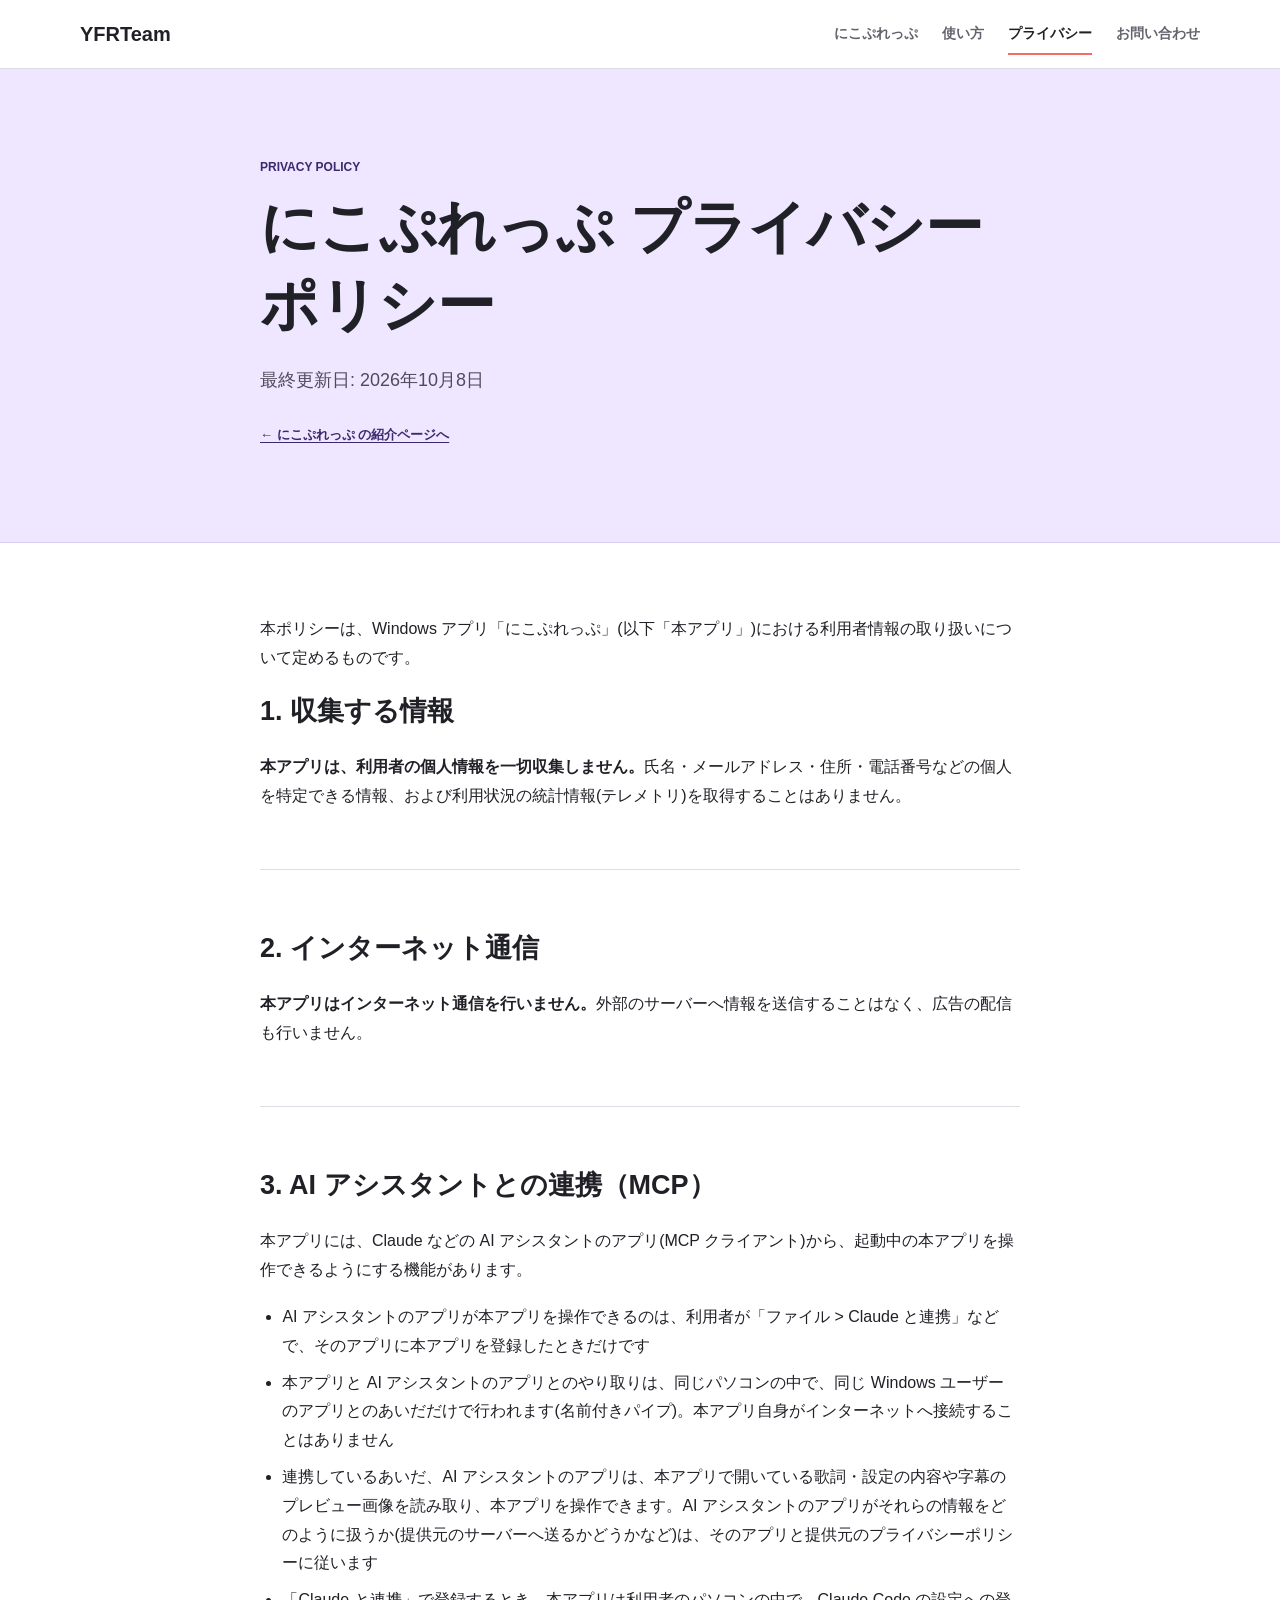
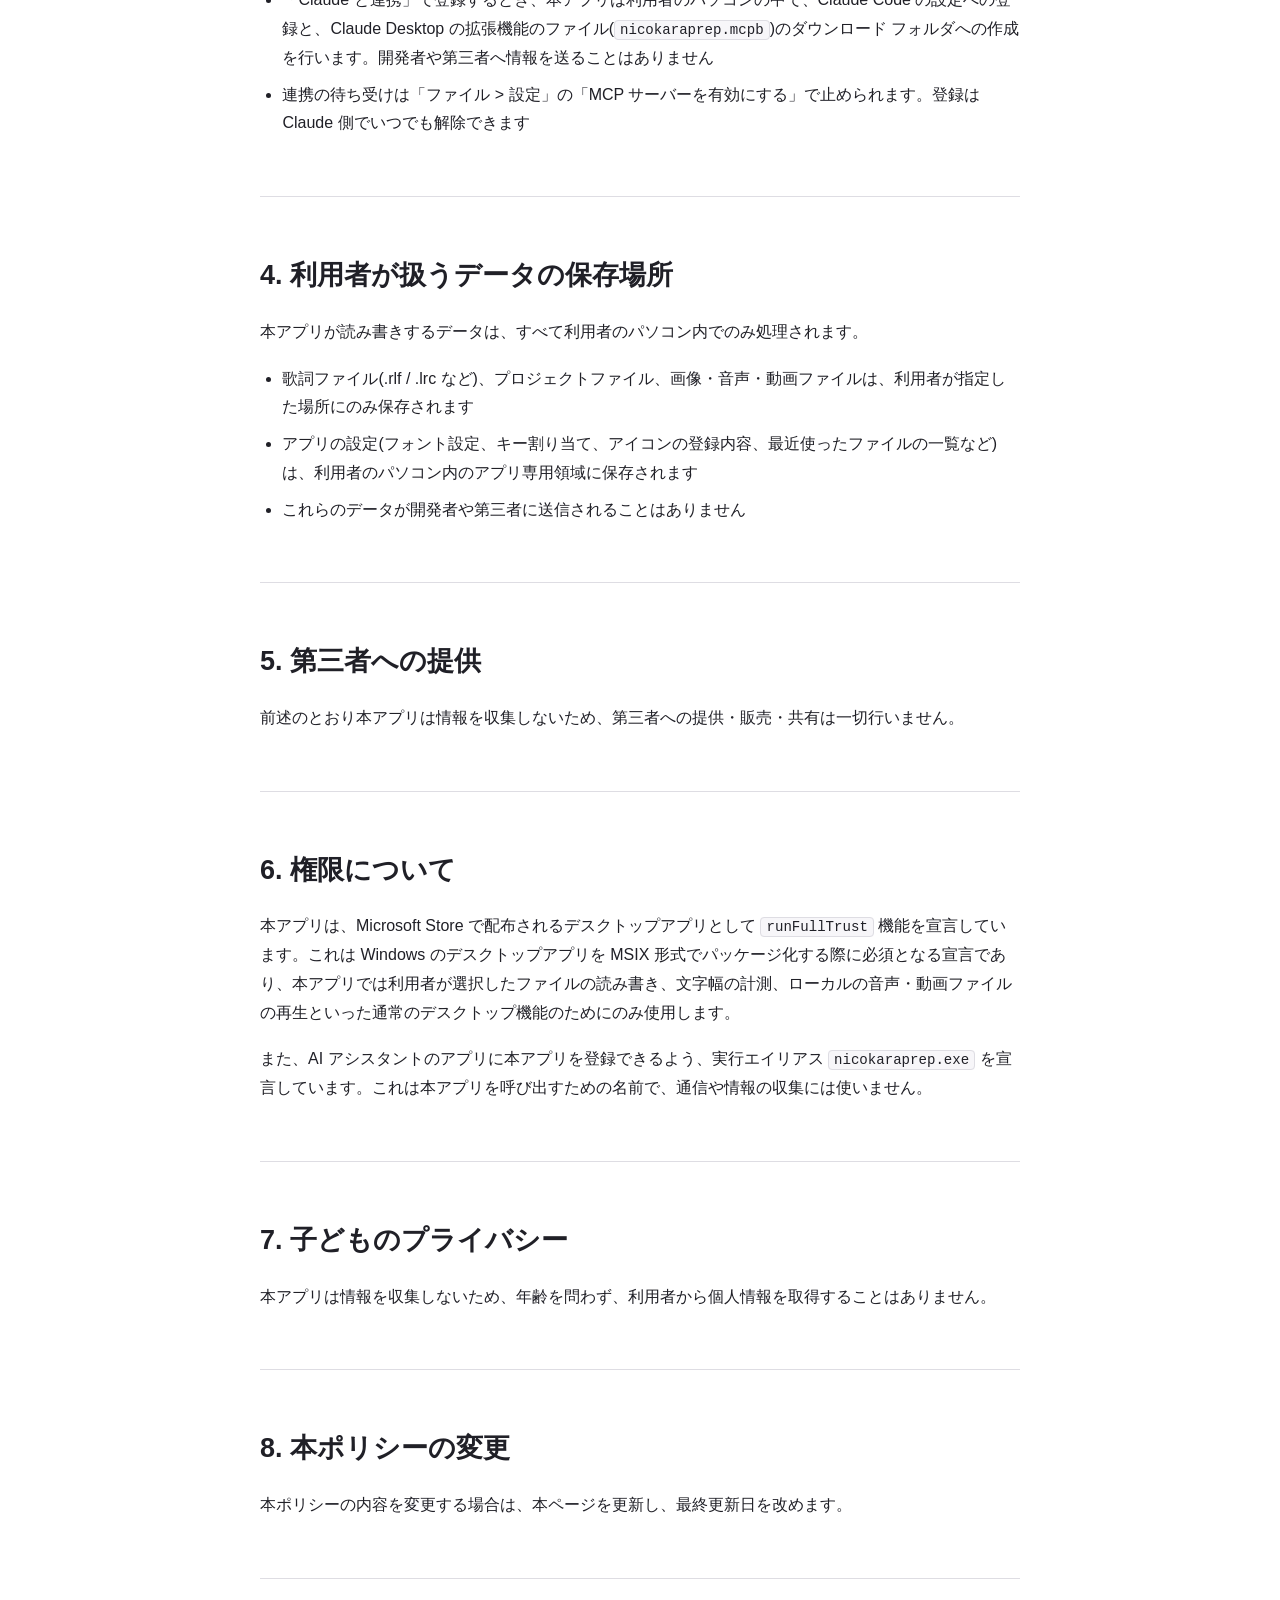
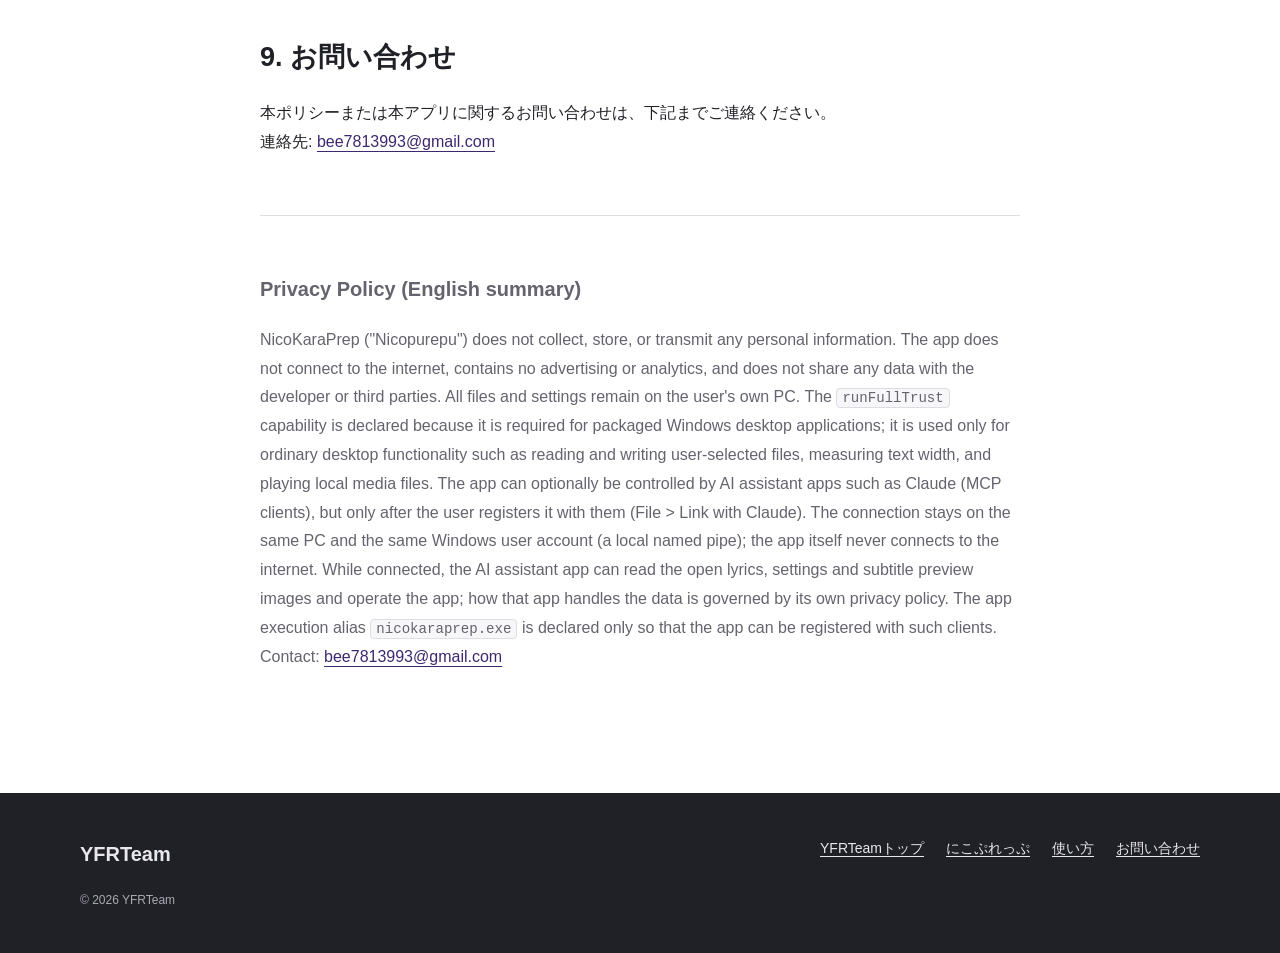
<file: web/apps/NicoKaraPrep/privacy.html>
<!doctype html>
<html lang="ja">
<head>
  <meta charset="utf-8">
  <meta name="viewport" content="width=device-width, initial-scale=1">
  <meta name="description" content="Windows アプリ「にこぷれっぷ」のプライバシーポリシー。本アプリは個人情報を一切収集せず、インターネット通信も行いません。">
  <meta name="theme-color" content="#ffffff">
  <title>プライバシーポリシー | にこぷれっぷ</title>
  <link rel="icon" href="images/nicokaraprep-icon.png">
  <link rel="stylesheet" href="../../assets/style.css">
  <style>
    .document-body code {
      padding: 1px 5px;
      background: var(--soft);
      border: 1px solid var(--line);
      border-radius: 4px;
      font-size: .88em;
    }
    .policy-en {
      margin-top: 58px;
      padding-top: 58px;
      border-top: 1px solid var(--line);
      color: var(--muted);
    }
    .policy-en h2 { font-size: 20px; }
  </style>
</head>
<body>
  <a class="skip-link" href="#main">本文へ移動</a>

  <header class="site-header">
    <div class="header-inner">
      <a class="brand" href="../../index.html" aria-label="YFRTeam トップページ">YFRTeam</a>
      <nav class="site-nav" aria-label="にこぷれっぷ ナビゲーション">
        <a href="index.html">にこぷれっぷ</a>
        <a href="manual.html">使い方</a>
        <a aria-current="page" href="privacy.html">プライバシー</a>
        <a href="../../contact.html">お問い合わせ</a>
      </nav>
    </div>
  </header>

  <main id="main" class="document-main">
    <header class="document-header">
      <div class="content-narrow">
        <p class="section-label">PRIVACY POLICY</p>
        <h1>にこぷれっぷ プライバシーポリシー</h1>
        <p class="document-date">最終更新日: 2026年10月8日</p>
        <p><a class="back-to-team" href="index.html">← にこぷれっぷ の紹介ページへ</a></p>
      </div>
    </header>

    <article class="document-body content-narrow">
      <p>本ポリシーは、Windows アプリ「にこぷれっぷ」(以下「本アプリ」)における利用者情報の取り扱いについて定めるものです。</p>

      <section>
        <h2>1. 収集する情報</h2>
        <p><strong>本アプリは、利用者の個人情報を一切収集しません。</strong>氏名・メールアドレス・住所・電話番号などの個人を特定できる情報、および利用状況の統計情報(テレメトリ)を取得することはありません。</p>
      </section>

      <section>
        <h2>2. インターネット通信</h2>
        <p><strong>本アプリはインターネット通信を行いません。</strong>外部のサーバーへ情報を送信することはなく、広告の配信も行いません。</p>
      </section>

      <section>
        <h2>3. AI アシスタントとの連携（MCP）</h2>
        <p>本アプリには、Claude などの AI アシスタントのアプリ(MCP クライアント)から、起動中の本アプリを操作できるようにする機能があります。</p>
        <ul>
          <li>AI アシスタントのアプリが本アプリを操作できるのは、利用者が「ファイル &gt; Claude と連携」などで、そのアプリに本アプリを登録したときだけです</li>
          <li>本アプリと AI アシスタントのアプリとのやり取りは、同じパソコンの中で、同じ Windows ユーザーのアプリとのあいだだけで行われます(名前付きパイプ)。本アプリ自身がインターネットへ接続することはありません</li>
          <li>連携しているあいだ、AI アシスタントのアプリは、本アプリで開いている歌詞・設定の内容や字幕のプレビュー画像を読み取り、本アプリを操作できます。AI アシスタントのアプリがそれらの情報をどのように扱うか(提供元のサーバーへ送るかどうかなど)は、そのアプリと提供元のプライバシーポリシーに従います</li>
          <li>「Claude と連携」で登録するとき、本アプリは利用者のパソコンの中で、Claude Code の設定への登録と、Claude Desktop の拡張機能のファイル(<code>nicokaraprep.mcpb</code>)のダウンロード フォルダへの作成を行います。開発者や第三者へ情報を送ることはありません</li>
          <li>連携の待ち受けは「ファイル &gt; 設定」の「MCP サーバーを有効にする」で止められます。登録は Claude 側でいつでも解除できます</li>
        </ul>
      </section>

      <section>
        <h2>4. 利用者が扱うデータの保存場所</h2>
        <p>本アプリが読み書きするデータは、すべて利用者のパソコン内でのみ処理されます。</p>
        <ul>
          <li>歌詞ファイル(.rlf / .lrc など)、プロジェクトファイル、画像・音声・動画ファイルは、利用者が指定した場所にのみ保存されます</li>
          <li>アプリの設定(フォント設定、キー割り当て、アイコンの登録内容、最近使ったファイルの一覧など)は、利用者のパソコン内のアプリ専用領域に保存されます</li>
          <li>これらのデータが開発者や第三者に送信されることはありません</li>
        </ul>
      </section>

      <section>
        <h2>5. 第三者への提供</h2>
        <p>前述のとおり本アプリは情報を収集しないため、第三者への提供・販売・共有は一切行いません。</p>
      </section>

      <section>
        <h2>6. 権限について</h2>
        <p>本アプリは、Microsoft Store で配布されるデスクトップアプリとして <code>runFullTrust</code> 機能を宣言しています。これは Windows のデスクトップアプリを MSIX 形式でパッケージ化する際に必須となる宣言であり、本アプリでは利用者が選択したファイルの読み書き、文字幅の計測、ローカルの音声・動画ファイルの再生といった通常のデスクトップ機能のためにのみ使用します。</p>
        <p>また、AI アシスタントのアプリに本アプリを登録できるよう、実行エイリアス <code>nicokaraprep.exe</code> を宣言しています。これは本アプリを呼び出すための名前で、通信や情報の収集には使いません。</p>
      </section>

      <section>
        <h2>7. 子どものプライバシー</h2>
        <p>本アプリは情報を収集しないため、年齢を問わず、利用者から個人情報を取得することはありません。</p>
      </section>

      <section>
        <h2>8. 本ポリシーの変更</h2>
        <p>本ポリシーの内容を変更する場合は、本ページを更新し、最終更新日を改めます。</p>
      </section>

      <section>
        <h2>9. お問い合わせ</h2>
        <p>本ポリシーまたは本アプリに関するお問い合わせは、下記までご連絡ください。<br>
        連絡先: <a href="mailto:bee7813993@gmail.com">bee7813993@gmail.com</a></p>
      </section>

      <section class="policy-en">
        <h2>Privacy Policy (English summary)</h2>
        <p>NicoKaraPrep (&quot;Nicopurepu&quot;) does not collect, store, or transmit any personal information.
        The app does not connect to the internet, contains no advertising or analytics, and does not share
        any data with the developer or third parties. All files and settings remain on the user&#39;s own PC.
        The <code>runFullTrust</code> capability is declared because it is required for packaged Windows
        desktop applications; it is used only for ordinary desktop functionality such as reading and writing
        user-selected files, measuring text width, and playing local media files.
        The app can optionally be controlled by AI assistant apps such as Claude (MCP clients), but only
        after the user registers it with them (File &gt; Link with Claude). The connection stays on the same PC
        and the same Windows user account (a local named pipe); the app itself never connects to the internet.
        While connected, the AI assistant app can read the open lyrics, settings and subtitle preview images
        and operate the app; how that app handles the data is governed by its own privacy policy.
        The app execution alias <code>nicokaraprep.exe</code> is declared only so that the app can be registered
        with such clients.
        Contact: <a href="mailto:bee7813993@gmail.com">bee7813993@gmail.com</a></p>
      </section>
    </article>
  </main>

  <footer class="site-footer">
    <div class="footer-inner">
      <p class="footer-brand">YFRTeam</p>
      <nav aria-label="フッターナビゲーション">
        <a href="../../index.html">YFRTeamトップ</a>
        <a href="index.html">にこぷれっぷ</a>
        <a href="manual.html">使い方</a>
        <a href="../../contact.html">お問い合わせ</a>
      </nav>
      <p class="copyright">&copy; 2026 YFRTeam</p>
    </div>
  </footer>
</body>
</html>
</file>
<file: web/assets/style.css>
:root {
  color-scheme: light;
  --ink: #202027;
  --muted: #65636d;
  --line: #dedde3;
  --paper: #ffffff;
  --soft: #f7f6f9;
  --lavender: #eee7ff;
  --violet: #6240a8;
  --violet-dark: #3d286f;
  --sky: #dff1fb;
  --sky-dark: #195e78;
  --coral: #f06f61;
  --max-wide: 1120px;
  --max-narrow: 760px;
}

* {
  box-sizing: border-box;
}

html {
  scroll-behavior: smooth;
}

body {
  margin: 0;
  color: var(--ink);
  background: var(--paper);
  font-family: -apple-system, BlinkMacSystemFont, "Segoe UI", "Noto Sans JP", "Hiragino Sans", "Yu Gothic UI", sans-serif;
  font-size: 16px;
  line-height: 1.8;
  letter-spacing: 0;
  -webkit-font-smoothing: antialiased;
}

img {
  display: block;
  max-width: 100%;
  height: auto;
}

a {
  color: var(--violet-dark);
  text-decoration-thickness: 1px;
  text-underline-offset: 0.22em;
}

a:hover {
  color: var(--violet);
}

a:focus-visible,
summary:focus-visible {
  outline: 3px solid var(--coral);
  outline-offset: 4px;
}

.skip-link {
  position: fixed;
  z-index: 100;
  top: 12px;
  left: 12px;
  padding: 8px 12px;
  color: var(--paper);
  background: var(--ink);
  transform: translateY(-160%);
}

.skip-link:focus {
  transform: translateY(0);
}

.site-header {
  position: sticky;
  z-index: 20;
  top: 0;
  background: rgba(255, 255, 255, 0.96);
  border-bottom: 1px solid var(--line);
}

.header-inner,
.footer-inner,
.content-wide,
.content-narrow {
  width: min(100% - 40px, var(--max-wide));
  margin-inline: auto;
}

.content-narrow {
  width: min(100% - 40px, var(--max-narrow));
}

.header-inner {
  min-height: 68px;
  display: flex;
  align-items: center;
  justify-content: space-between;
  gap: 24px;
}

.brand {
  color: var(--ink);
  font-size: 20px;
  font-weight: 800;
  line-height: 1;
  text-decoration: none;
}

.site-nav {
  display: flex;
  align-items: center;
  gap: 24px;
  font-size: 14px;
  font-weight: 700;
}

.site-nav a {
  position: relative;
  color: var(--muted);
  text-decoration: none;
  white-space: nowrap;
}

.site-nav a:hover,
.site-nav a[aria-current="page"] {
  color: var(--ink);
}

.site-nav a[aria-current="page"]::after {
  content: "";
  position: absolute;
  right: 0;
  bottom: -8px;
  left: 0;
  height: 2px;
  background: var(--coral);
}

.hero {
  min-height: min(720px, calc(100vh - 68px));
  display: grid;
  place-items: center;
  background: var(--lavender);
  border-bottom: 1px solid #d8ccef;
}

.hero-inner {
  width: min(100% - 40px, 780px);
  padding: 54px 0 68px;
  text-align: center;
}

.app-icon {
  width: clamp(160px, 32vw, 260px);
  aspect-ratio: 1;
  margin: 0 auto 24px;
  border: 1px solid rgba(61, 40, 111, 0.16);
  border-radius: 8px;
  box-shadow: 0 18px 42px rgba(61, 40, 111, 0.18);
}

.eyebrow,
.section-label {
  margin: 0 0 12px;
  color: var(--violet-dark);
  font-size: 12px;
  font-weight: 800;
  line-height: 1.4;
  letter-spacing: 0;
  text-transform: uppercase;
}

.hero h1 {
  margin: 0;
  color: var(--ink);
  font-size: clamp(48px, 10vw, 82px);
  line-height: 1.08;
  letter-spacing: 0;
}

.hero-copy {
  max-width: 630px;
  margin: 20px auto 0;
  color: #4f4b59;
  font-size: clamp(17px, 3vw, 21px);
  line-height: 1.8;
}

.release-status {
  display: inline-block;
  margin: 28px 0 0;
  padding: 6px 12px;
  color: var(--violet-dark);
  background: var(--paper);
  border: 1px solid #c9b9e8;
  border-radius: 4px;
  font-size: 13px;
  font-weight: 700;
}

.org-hero {
  min-height: min(560px, calc(72vh - 68px));
  display: grid;
  align-items: center;
  background: var(--paper);
  border-bottom: 8px solid var(--coral);
}

.org-hero-inner {
  padding-top: 72px;
  padding-bottom: 72px;
}

.org-hero h1 {
  margin: 0;
  font-size: clamp(64px, 13vw, 128px);
  line-height: 1;
  letter-spacing: 0;
}

.org-hero p:last-child {
  max-width: 680px;
  margin: 28px 0 0;
  color: var(--muted);
  font-size: clamp(18px, 3vw, 24px);
  line-height: 1.9;
}

.section {
  padding: 104px 0;
}

.section h2,
.document-header h1,
.support-section h2 {
  margin: 0;
  font-size: clamp(30px, 5vw, 46px);
  line-height: 1.35;
  letter-spacing: 0;
}

.lead {
  margin: 30px 0 0;
  color: #4f4d56;
  font-size: 19px;
  line-height: 2;
}

.apps-band {
  background: var(--soft);
  border-bottom: 1px solid var(--line);
}

.app-entry {
  display: grid;
  grid-template-columns: minmax(180px, 260px) minmax(0, 1fr);
  gap: 64px;
  align-items: center;
  margin-top: 50px;
  padding-top: 50px;
  border-top: 1px solid var(--line);
}

.app-entry > img {
  width: 100%;
  aspect-ratio: 1;
  border: 1px solid rgba(61, 40, 111, 0.16);
  border-radius: 8px;
  box-shadow: 0 16px 36px rgba(32, 32, 39, 0.12);
}

.app-entry-content {
  min-width: 0;
}

.app-category,
.app-release-status {
  margin: 0;
  color: var(--violet-dark);
  font-size: 13px;
  font-weight: 800;
}

.app-entry h3 {
  margin: 4px 0 12px;
  font-size: clamp(36px, 6vw, 54px);
  line-height: 1.25;
}

.app-entry-content > p:not(.app-category, .app-release-status) {
  max-width: 600px;
  margin: 0;
  color: var(--muted);
  font-size: 18px;
}

.app-entry .app-release-status {
  margin-top: 18px;
  color: var(--sky-dark);
}

.app-entry .primary-link {
  margin-top: 24px;
}

.org-about-band {
  background: var(--sky);
  border-bottom: 1px solid #c4dfeb;
}

.org-about-band h2 {
  font-size: clamp(30px, 5vw, 44px);
}

.back-to-team {
  display: inline-block;
  margin-bottom: 24px;
  color: var(--violet-dark);
  font-size: 13px;
  font-weight: 700;
}

.app-links-band {
  background: var(--paper);
}

.app-info-links {
  margin-top: 38px;
}

.feature-band {
  background: var(--soft);
  border-block: 1px solid var(--line);
}

.feature-list {
  display: grid;
  grid-template-columns: repeat(3, minmax(0, 1fr));
  gap: 40px;
  margin-top: 54px;
}

.feature-item {
  min-width: 0;
  padding-top: 22px;
  border-top: 3px solid var(--violet);
}

.feature-item:nth-child(2) {
  border-top-color: var(--sky-dark);
}

.feature-item:nth-child(3) {
  border-top-color: var(--coral);
}

.feature-number {
  margin: 0 0 12px;
  color: var(--muted);
  font-size: 12px;
  font-weight: 800;
}

.feature-item h3 {
  margin: 0;
  font-size: 20px;
  line-height: 1.5;
}

.feature-item p:last-child {
  margin: 12px 0 0;
  color: var(--muted);
}

.operator-band {
  background: var(--sky);
  border-bottom: 1px solid #c4dfeb;
}

.operator-layout {
  display: grid;
  grid-template-columns: minmax(200px, 0.8fr) minmax(0, 1.2fr);
  gap: 80px;
  align-items: start;
}

.operator-details {
  margin: 0;
}

.operator-details > div {
  display: grid;
  grid-template-columns: 110px minmax(0, 1fr);
  gap: 24px;
  padding: 20px 0;
  border-bottom: 1px solid rgba(25, 94, 120, 0.24);
}

.operator-details > div:first-child {
  padding-top: 0;
}

.operator-details dt {
  color: var(--sky-dark);
  font-size: 13px;
  font-weight: 800;
}

.operator-details dd {
  margin: 0;
}

.document-main {
  min-height: 70vh;
}

.document-header {
  padding: 90px 0 72px;
  background: var(--lavender);
  border-bottom: 1px solid #d8ccef;
}

.document-header h1 {
  font-size: clamp(38px, 7vw, 58px);
}

.document-header p:not(.section-label) {
  margin: 20px 0 0;
  color: #504b5a;
  font-size: 18px;
}

.document-header .document-date {
  font-size: 14px;
}

.org-document-header {
  background: var(--soft);
  border-bottom-color: var(--line);
}

.support-header {
  background: var(--sky);
  border-bottom-color: #c4dfeb;
}

.document-body,
.support-body {
  padding-top: 72px;
  padding-bottom: 104px;
}

.document-body section + section {
  margin-top: 58px;
  padding-top: 58px;
  border-top: 1px solid var(--line);
}

.document-body h2,
.support-section h2 {
  margin: 0 0 22px;
  font-size: 27px;
  line-height: 1.5;
}

.document-body h3 {
  margin: 30px 0 8px;
  font-size: 18px;
  line-height: 1.6;
}

.document-body p,
.document-body ul {
  margin-top: 0;
  margin-bottom: 18px;
}

.document-body ul {
  padding-left: 1.4em;
}

.document-body li + li {
  margin-top: 8px;
}

.support-section + .support-section {
  margin-top: 72px;
  padding-top: 72px;
  border-top: 1px solid var(--line);
}

.contact-list {
  border-top: 1px solid var(--line);
}

.contact-list > div {
  padding: 24px 0;
  border-bottom: 1px solid var(--line);
}

.contact-list h3 {
  margin: 0;
  font-size: 21px;
}

.contact-list p {
  margin: 6px 0 8px;
  color: var(--muted);
}

.contact-list a {
  font-weight: 700;
}

.faq-list {
  border-top: 1px solid var(--line);
}

.faq-list details {
  border-bottom: 1px solid var(--line);
}

.faq-list summary {
  position: relative;
  padding: 22px 48px 22px 0;
  cursor: pointer;
  font-size: 18px;
  font-weight: 700;
  list-style: none;
}

.faq-list summary::-webkit-details-marker {
  display: none;
}

.faq-list summary::after {
  content: "+";
  position: absolute;
  top: 50%;
  right: 4px;
  width: 28px;
  height: 28px;
  display: grid;
  place-items: center;
  color: var(--violet-dark);
  border: 1px solid var(--line);
  border-radius: 50%;
  transform: translateY(-50%);
}

.faq-list details[open] summary::after {
  content: "−";
}

.faq-list details > div {
  padding: 0 48px 22px 0;
  color: var(--muted);
}

.faq-list details p {
  margin: 0;
}

.contact-section {
  padding-bottom: 4px;
}

.contact-section > p:not(.section-label) {
  color: var(--muted);
}

.primary-link {
  display: inline-block;
  margin-top: 12px;
  padding: 12px 18px;
  color: var(--paper);
  background: var(--violet-dark);
  border: 1px solid var(--violet-dark);
  border-radius: 4px;
  font-weight: 700;
  text-decoration: none;
}

.primary-link:hover {
  color: var(--paper);
  background: var(--violet);
}

.contact-section .contact-note {
  margin-top: 22px;
  padding-left: 14px;
  border-left: 3px solid var(--coral);
  font-size: 14px;
}

.link-list {
  margin: 0;
  padding: 0;
  list-style: none;
  border-top: 1px solid var(--line);
}

.link-list li {
  border-bottom: 1px solid var(--line);
}

.link-list a {
  display: block;
  padding: 16px 4px;
  font-weight: 700;
}

.site-footer {
  color: #e8e7eb;
  background: var(--ink);
}

.footer-inner {
  min-height: 160px;
  display: grid;
  grid-template-columns: 1fr auto;
  gap: 18px 36px;
  align-content: center;
  padding-top: 28px;
  padding-bottom: 28px;
}

.footer-brand {
  margin: 0;
  font-size: 20px;
  font-weight: 800;
}

.footer-inner nav {
  display: flex;
  flex-wrap: wrap;
  justify-content: flex-end;
  gap: 8px 22px;
  font-size: 14px;
}

.footer-inner a {
  color: #e8e7eb;
}

.copyright {
  grid-column: 1 / -1;
  margin: 0;
  color: #aaa8b1;
  font-size: 12px;
}

@media (max-width: 760px) {
  .header-inner,
  .footer-inner,
  .content-wide,
  .content-narrow {
    width: min(100% - 28px, var(--max-wide));
  }

  .header-inner {
    min-height: 62px;
    gap: 16px;
  }

  .site-nav {
    gap: 12px;
    font-size: 12px;
  }

  .site-nav a[aria-current="page"]::after {
    bottom: -7px;
  }

  .hero {
    min-height: min(650px, calc(100vh - 62px));
  }

  .org-hero {
    min-height: min(500px, calc(70vh - 62px));
  }

  .org-hero-inner {
    padding-top: 58px;
    padding-bottom: 58px;
  }

  .hero-inner {
    width: min(100% - 28px, 780px);
    padding: 42px 0 52px;
  }

  .hero-copy {
    line-height: 1.7;
  }

  .section {
    padding: 72px 0;
  }

  .lead {
    font-size: 17px;
    line-height: 1.9;
  }

  .feature-list {
    grid-template-columns: 1fr;
    gap: 38px;
    margin-top: 40px;
  }

  .app-entry {
    grid-template-columns: minmax(120px, 180px) minmax(0, 1fr);
    gap: 30px;
  }

  .operator-layout {
    grid-template-columns: 1fr;
    gap: 38px;
  }

  .operator-details > div {
    grid-template-columns: 90px minmax(0, 1fr);
    gap: 16px;
  }

  .document-header {
    padding: 68px 0 54px;
  }

  .document-header p:not(.section-label) {
    font-size: 16px;
  }

  .document-body,
  .support-body {
    padding-top: 54px;
    padding-bottom: 78px;
  }

  .document-body section + section {
    margin-top: 44px;
    padding-top: 44px;
  }

  .document-body h2,
  .support-section h2 {
    font-size: 23px;
  }

  .support-section + .support-section {
    margin-top: 54px;
    padding-top: 54px;
  }

  .footer-inner {
    grid-template-columns: 1fr;
  }

  .footer-inner nav {
    justify-content: flex-start;
  }

  .copyright {
    grid-column: auto;
  }
}

@media (max-width: 430px) {
  .brand {
    font-size: 18px;
  }

  .site-nav {
    gap: 9px;
    font-size: 11px;
  }

  .hero h1 {
    font-size: 46px;
  }

  .org-hero h1 {
    font-size: 54px;
  }

  .app-entry {
    grid-template-columns: 1fr;
  }

  .app-entry > img {
    width: min(70vw, 220px);
  }

  .operator-details > div {
    grid-template-columns: 1fr;
    gap: 4px;
  }
}

@media (prefers-reduced-motion: reduce) {
  html {
    scroll-behavior: auto;
  }
}
</file>
